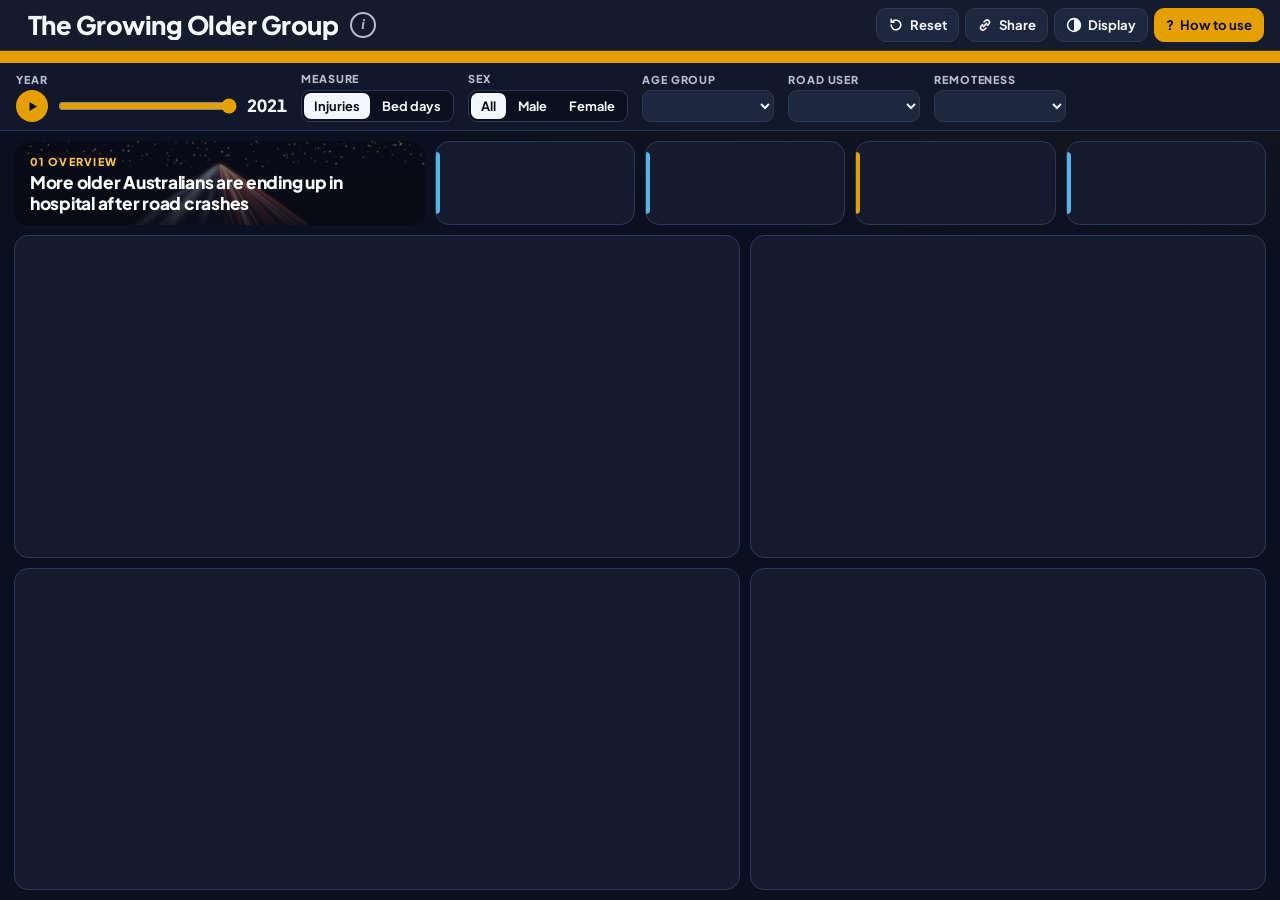
<file: docs/index.html>
<!DOCTYPE html>
<html lang="en" data-theme="dark">
<head>
  <meta charset="utf-8">
  <meta name="viewport" content="width=device-width, initial-scale=1">
  <title>The Growing Older Group | Road Crash Injury Report</title>
  <meta name="description" content="Interactive report on road crash hospitalisations in Australia, 2011 to 2021, focusing on people aged 65 and over. COS30045 Group 11.">
  <link rel="preconnect" href="https://fonts.googleapis.com">
  <link rel="stylesheet" href="https://fonts.googleapis.com/css2?family=Plus+Jakarta+Sans:wght@400;600;700;800&display=swap">
  <link rel="stylesheet" href="css/report.css">
  <script src="https://d3js.org/d3.v7.min.js"></script>
</head>
<body>
<!--
  One HTML file, seven report pages (like Power BI pages).
  The page tabs at the bottom only show and hide <section class="page">,
  so the whole report stays on this one page and never scrolls on a laptop or desktop.
-->
<div class="app" id="app">

  <!-- ===== Top bar: logo, title, report actions ===== -->
  <header class="topbar">
    <a class="skip-link" href="#main">Skip to report</a>
    <div class="brand" id="brand">
      <!-- clicking the logo or title goes back to page 1 (Overview) -->
      <a class="brand-link" href="#page-1" id="homeLink" title="Back to Overview">
        <span class="logo" id="logo"></span>
        <h1 class="brand-title">The Growing Older Group</h1>
      </a>
      <!-- the description lives in a small pop-up (hover, focus or click the i button) -->
      <div class="about-pop">
        <button class="info-btn" type="button" id="infoBtn" aria-expanded="false" aria-controls="aboutPop" aria-label="About this report">i</button>
        <div class="about-card" id="aboutPop" role="tooltip">
          <strong>Road crash hospitalisations in Australia, 2011 to 2021</strong>
          <p>An interactive report on people aged 65 and over who were hospitalised after a road crash. Data: BITRE (2023).</p>
          <table class="chart-list">
            <tbody>
              <tr><th>1 Overview</th><td>Area, column, donut, bar</td></tr>
              <tr><th>2 Age and sex</th><td>Line, butterfly, heatmap</td></tr>
              <tr><th>3 Road users</th><td>Line, treemap, grouped bar</td></tr>
              <tr><th>4 Hospital stay</th><td>Lollipop, dumbbell, line</td></tr>
              <tr><th>5 States</th><td>Tile map, dumbbell, line</td></tr>
              <tr><th>6 First Nations</th><td>Line, butterfly, 100% stacked bar</td></tr>
            </tbody>
          </table>
        </div>
      </div>
    </div>
    <div class="top-actions">
      <button class="tbtn" type="button" id="resetBtn" title="Clear every filter (R)">
        <svg viewBox="0 0 20 20" aria-hidden="true"><path d="M4 10a6 6 0 1 0 2-4.5M4 3v3.5h3.5" fill="none" stroke="currentColor" stroke-width="2" stroke-linecap="round"/></svg><span class="lbl">Reset</span></button>
      <button class="tbtn" type="button" id="shareBtn" title="Copy a link to this exact view">
        <svg viewBox="0 0 20 20" aria-hidden="true"><path d="M8 12l4-4M7 9.5 5 11.5a3 3 0 0 0 4.2 4.2l2-2M13 10.5l2-2A3 3 0 0 0 10.8 4.3l-2 2" fill="none" stroke="currentColor" stroke-width="2" stroke-linecap="round"/></svg><span class="lbl">Share</span></button>
      <div class="pop-wrap">
        <button class="tbtn" type="button" id="displayBtn" aria-expanded="false" aria-controls="settings" title="Theme and view size (T)">
          <svg viewBox="0 0 20 20" aria-hidden="true"><circle cx="10" cy="10" r="8" fill="none" stroke="currentColor" stroke-width="2"/><path d="M10 2a8 8 0 0 1 0 16z" fill="currentColor"/></svg><span class="lbl">Display</span></button>
        <div class="settings" id="settings" role="group" aria-label="Display settings" hidden>
          <label for="themeSelect">Theme</label>
          <select id="themeSelect"></select>
          <label for="viewSelect">View size</label>
          <select id="viewSelect"></select>
        </div>
      </div>
      <button class="tbtn accent" type="button" id="howBtn" aria-haspopup="dialog" title="How to use (?)">
        <span aria-hidden="true" class="q">?</span><span class="lbl">How to use</span></button>
    </div>
  </header>

  <!-- ===== Page tabs (under the title, above the filters) ===== -->
  <nav class="pagebar" aria-label="Report pages">
    <div class="tabs" role="tablist" id="tabs"></div>
    <span class="pageinfo" id="pageInfo"></span>
  </nav>

  <!-- ===== Slicers (filters) ===== -->
  <section class="slicers" id="slicers" aria-label="Report filters">
    <div class="slicer year-slicer">
      <span class="sl-label" id="yearLabel">Year</span>
      <div class="sl-row">
        <button class="play" type="button" id="playBtn" aria-label="Play through the years" title="Play (P)">
          <svg viewBox="0 0 20 20" aria-hidden="true"><path class="i-play" d="M6 4l10 6-10 6z" fill="currentColor"/><path class="i-pause" d="M5 4h3.5v12H5zM11.5 4H15v12h-3.5z" fill="currentColor"/></svg></button>
        <input type="range" id="year" min="2011" max="2021" step="1" value="2021" aria-labelledby="yearLabel">
        <output id="yearOut" for="year">2021</output>
      </div>
    </div>
    <div class="slicer" data-dim="measure">
      <span class="sl-label" id="measureLabel">Measure</span>
      <div class="seg" role="group" aria-labelledby="measureLabel" id="measureSeg">
        <button type="button" data-v="hosp" aria-pressed="true">Injuries</button>
        <button type="button" data-v="bed" aria-pressed="false">Bed days</button>
      </div>
    </div>
    <div class="slicer" data-dim="sex">
      <span class="sl-label" id="sexLabel">Sex</span>
      <div class="seg" role="group" aria-labelledby="sexLabel" id="sexSeg">
        <button type="button" data-v="All" aria-pressed="true">All</button>
        <button type="button" data-v="Male" aria-pressed="false">Male</button>
        <button type="button" data-v="Female" aria-pressed="false">Female</button>
      </div>
    </div>
    <div class="slicer" data-dim="age">
      <label class="sl-label" for="fAge">Age group</label>
      <select id="fAge"></select>
    </div>
    <div class="slicer" data-dim="ru">
      <label class="sl-label" for="fRu">Road user</label>
      <select id="fRu"></select>
    </div>
    <div class="slicer" data-dim="area">
      <label class="sl-label" for="fArea">Remoteness</label>
      <select id="fArea"></select>
    </div>
    <p class="filter-note" id="filterNote" aria-live="polite"></p>
  </section>

  <!-- ===== Report canvas: seven pages, one visible at a time ===== -->
  <main class="canvas" id="main" tabindex="-1">

    <!-- Page 1: Overview -->
    <section class="page p-overview" id="page-1" role="tabpanel" aria-labelledby="tab-1">
      <div class="tile hero bg-night-highway">
        <span class="kicker">01 Overview</span>
        <h1>More older Australians are ending up in hospital after road crashes</h1>
      </div>
      <div class="kpi" id="k1-1"></div><div class="kpi" id="k1-2"></div><div class="kpi older" id="k1-3"></div><div class="kpi" id="k1-4"></div>
      <article class="tile viz" id="v1-1" data-title="Admissions by year"></article>
      <article class="tile viz" id="v1-2" data-title="By age group"></article>
      <article class="tile viz" id="v1-3" data-title="By road user"></article>
      <article class="tile viz" id="v1-4" data-title="By remoteness"></article>
    </section>

    <!-- Page 2: Age and sex -->
    <section class="page p-three" id="page-2" role="tabpanel" aria-labelledby="tab-2" hidden>
      <div class="tile hero bg-dawn-road">
        <span class="kicker">02 Age and sex</span>
        <h1>Ages 65 to 74 grew the fastest of all age groups</h1>
      </div>
      <div class="kpi older" id="k2-1"></div><div class="kpi older2" id="k2-2"></div><div class="kpi" id="k2-3"></div><div class="kpi" id="k2-4"></div>
      <article class="tile viz" id="v2-1" data-title="Growth since 2011 (2011 = 100)"></article>
      <article class="tile viz tall" id="v2-2" data-title="Men and women by age"></article>
      <article class="tile viz" id="v2-3" data-title="Every age, every year"></article>
    </section>

    <!-- Page 3: Road users -->
    <section class="page p-three" id="page-3" role="tabpanel" aria-labelledby="tab-3" hidden>
      <div class="tile hero bg-street-grid">
        <span class="kicker">03 Road users</span>
        <h1>Drivers, riders and walkers: how older people get hurt</h1>
      </div>
      <div class="kpi" id="k3-1"></div><div class="kpi" id="k3-2"></div><div class="kpi" id="k3-3"></div><div class="kpi" id="k3-4"></div>
      <article class="tile viz" id="v3-1" data-title="Road users over time"></article>
      <article class="tile viz tall" id="v3-2" data-title="What they collided with"></article>
      <article class="tile viz" id="v3-3" data-title="Road user mix: 65+ vs under 65"></article>
    </section>

    <!-- Page 4: Hospital stay -->
    <section class="page p-three" id="page-4" role="tabpanel" aria-labelledby="tab-4" hidden>
      <div class="tile hero bg-emergency-lights">
        <span class="kicker">04 Hospital stay</span>
        <h1>Older patients stay longer and fill more hospital beds</h1>
      </div>
      <div class="kpi" id="k4-1"></div><div class="kpi older" id="k4-2"></div><div class="kpi older" id="k4-3"></div><div class="kpi" id="k4-4"></div>
      <article class="tile viz" id="v4-1" data-title="Average days in hospital by age"></article>
      <article class="tile viz tall" id="v4-2" data-title="Average stay by road user"></article>
      <article class="tile viz" id="v4-3" data-title="65+ share: admissions vs bed days"></article>
    </section>

    <!-- Page 5: States and territories -->
    <section class="page p-cols" id="page-5" role="tabpanel" aria-labelledby="tab-5" hidden>
      <div class="tile hero bg-rainy-city">
        <span class="kicker">05 States and territories</span>
        <h1>The older share went up across the country</h1>
      </div>
      <div class="kpi" id="k5-1"></div><div class="kpi older" id="k5-2"></div><div class="kpi" id="k5-3"></div><div class="kpi" id="k5-4"></div>
      <article class="tile viz" id="v5-1" data-title="Share aged 65+ by state"></article>
      <article class="tile viz" id="v5-2" data-title="Share aged 65+, 2011 vs selected year"></article>
      <article class="tile viz" id="v5-3" data-title="Selected state vs Australia"></article>
    </section>

    <!-- Page 6: First Nations -->
    <section class="page p-three" id="page-6" role="tabpanel" aria-labelledby="tab-6" hidden>
      <div class="tile hero bg-dawn-road">
        <span class="kicker">06 First Nations people</span>
        <h1>A younger and more remote picture for First Nations people</h1>
      </div>
      <div class="kpi older2" id="k6-1"></div><div class="kpi" id="k6-2"></div><div class="kpi older" id="k6-3"></div><div class="kpi" id="k6-4"></div>
      <article class="tile viz" id="v6-1" data-title="Growth since 2011 (2011 = 100)"></article>
      <article class="tile viz tall" id="v6-2" data-title="Age profile"></article>
      <article class="tile viz" id="v6-3" data-title="Where they live"></article>
    </section>

    <!-- Page 7: About the data (like the Power BI glossary page) -->
    <section class="page p-notes" id="page-7" role="tabpanel" aria-labelledby="tab-7" hidden>
      <div class="tile hero bg-night-highway notes-hero">
        <div>
          <span class="kicker">07 About the data</span>
          <h1>Where the numbers come from</h1>
        </div>
        <ul class="hero-stats">
          <li><b>3</b><span>datasets</span></li>
          <li><b>11</b><span>years</span></li>
          <li><b>6</b><span>report pages</span></li>
          <li><b>19</b><span>D3 charts</span></li>
        </ul>
      </div>

      <!-- the three cleaned files, one card each -->
      <div class="tile note n-data">
        <h2>The data</h2>
        <p class="lead">BITRE (2023) <em>Hospitalised Injury</em>, traffic crashes only. Cleaned in KNIME.</p>
        <ul class="sets">
          <li><span class="num">1</span><div><strong>National</strong><small>Age, sex, road user, remoteness, counterparty · 71,217 rows</small></div>
            <a class="dl" href="data/road_crash_hospitalisations.csv" download aria-label="Download the national CSV"><svg viewBox="0 0 20 20" aria-hidden="true"><path d="M10 3v10M6 9l4 4 4-4M4 16h12" fill="none" stroke="currentColor" stroke-width="2" stroke-linecap="round" stroke-linejoin="round"/></svg>CSV</a></li>
          <li><span class="num">2</span><div><strong>States and territories</strong><small>Eight states by age group · 3,257 rows</small></div>
            <a class="dl" href="data/state_territory_hospitalisations.csv" download aria-label="Download the states CSV"><svg viewBox="0 0 20 20" aria-hidden="true"><path d="M10 3v10M6 9l4 4 4-4M4 16h12" fill="none" stroke="currentColor" stroke-width="2" stroke-linecap="round" stroke-linejoin="round"/></svg>CSV</a></li>
          <li><span class="num">3</span><div><strong>First Nations</strong><small>First Nations and non-Indigenous people · 1,031 rows</small></div>
            <a class="dl" href="data/first_nations_hospitalisations.csv" download aria-label="Download the First Nations CSV"><svg viewBox="0 0 20 20" aria-hidden="true"><path d="M10 3v10M6 9l4 4 4-4M4 16h12" fill="none" stroke="currentColor" stroke-width="2" stroke-linecap="round" stroke-linejoin="round"/></svg>CSV</a></li>
        </ul>
        <div class="steps">
          <h3>How KNIME cleaned it</h3>
          <ol>
            <li>Read the raw table</li>
            <li>Keep traffic, drop unknowns</li>
            <li>Drop unused columns</li>
            <li>Fix labels and n.p. values</li>
            <li>Write one clean CSV</li>
          </ol>
        </div>
      </div>

      <div class="tile note n-terms">
        <h2>Key terms</h2>
        <dl>
          <dt>Hospitalised injury</dt><dd>Admitted to hospital after a road crash and discharged alive.</dd>
          <dt>Bed days</dt><dd>Total days those people spent in hospital.</dd>
          <dt>Older group</dt><dd>People aged 65 and over.</dd>
          <dt>n.p.</dt><dd>Not published: too small to release. Shown striped or with *.</dd>
          <dt>Left out</dt><dd>Records with an unknown age, sex, area or road user (about 6%), removed in KNIME.</dd>
        </dl>
      </div>

      <div class="tile note n-key">
        <h2>Colour key</h2>
        <ul class="legend-list" id="legendList"></ul>
      </div>

      <div class="tile note n-team">
        <h2>Team, Group 11</h2>
        <ul class="team">
          <li><span class="avatar">TL</span><div><strong>Terence Loo Wen Xuan</strong><span class="roles"><i>Design</i><i>D3 charts</i><i>Testing</i></span></div></li>
          <li><span class="avatar">WR</span><div><strong>William Thomas Raymond</strong><span class="roles"><i>KNIME workflow</i></span></div></li>
          <li><span class="avatar">YL</span><div><strong>Yang Jing Lin</strong><span class="roles"><i>Report</i><i>Testing</i></span></div></li>
        </ul>
        <img class="team-art" src="images/illustrations/older-pedestrian.svg" alt="">
      </div>
    </section>
  </main>

</div>

<script src="js/core.js"></script>
<script src="js/charts.js"></script>
<script src="js/report.js"></script>
</body>
</html>
</file>
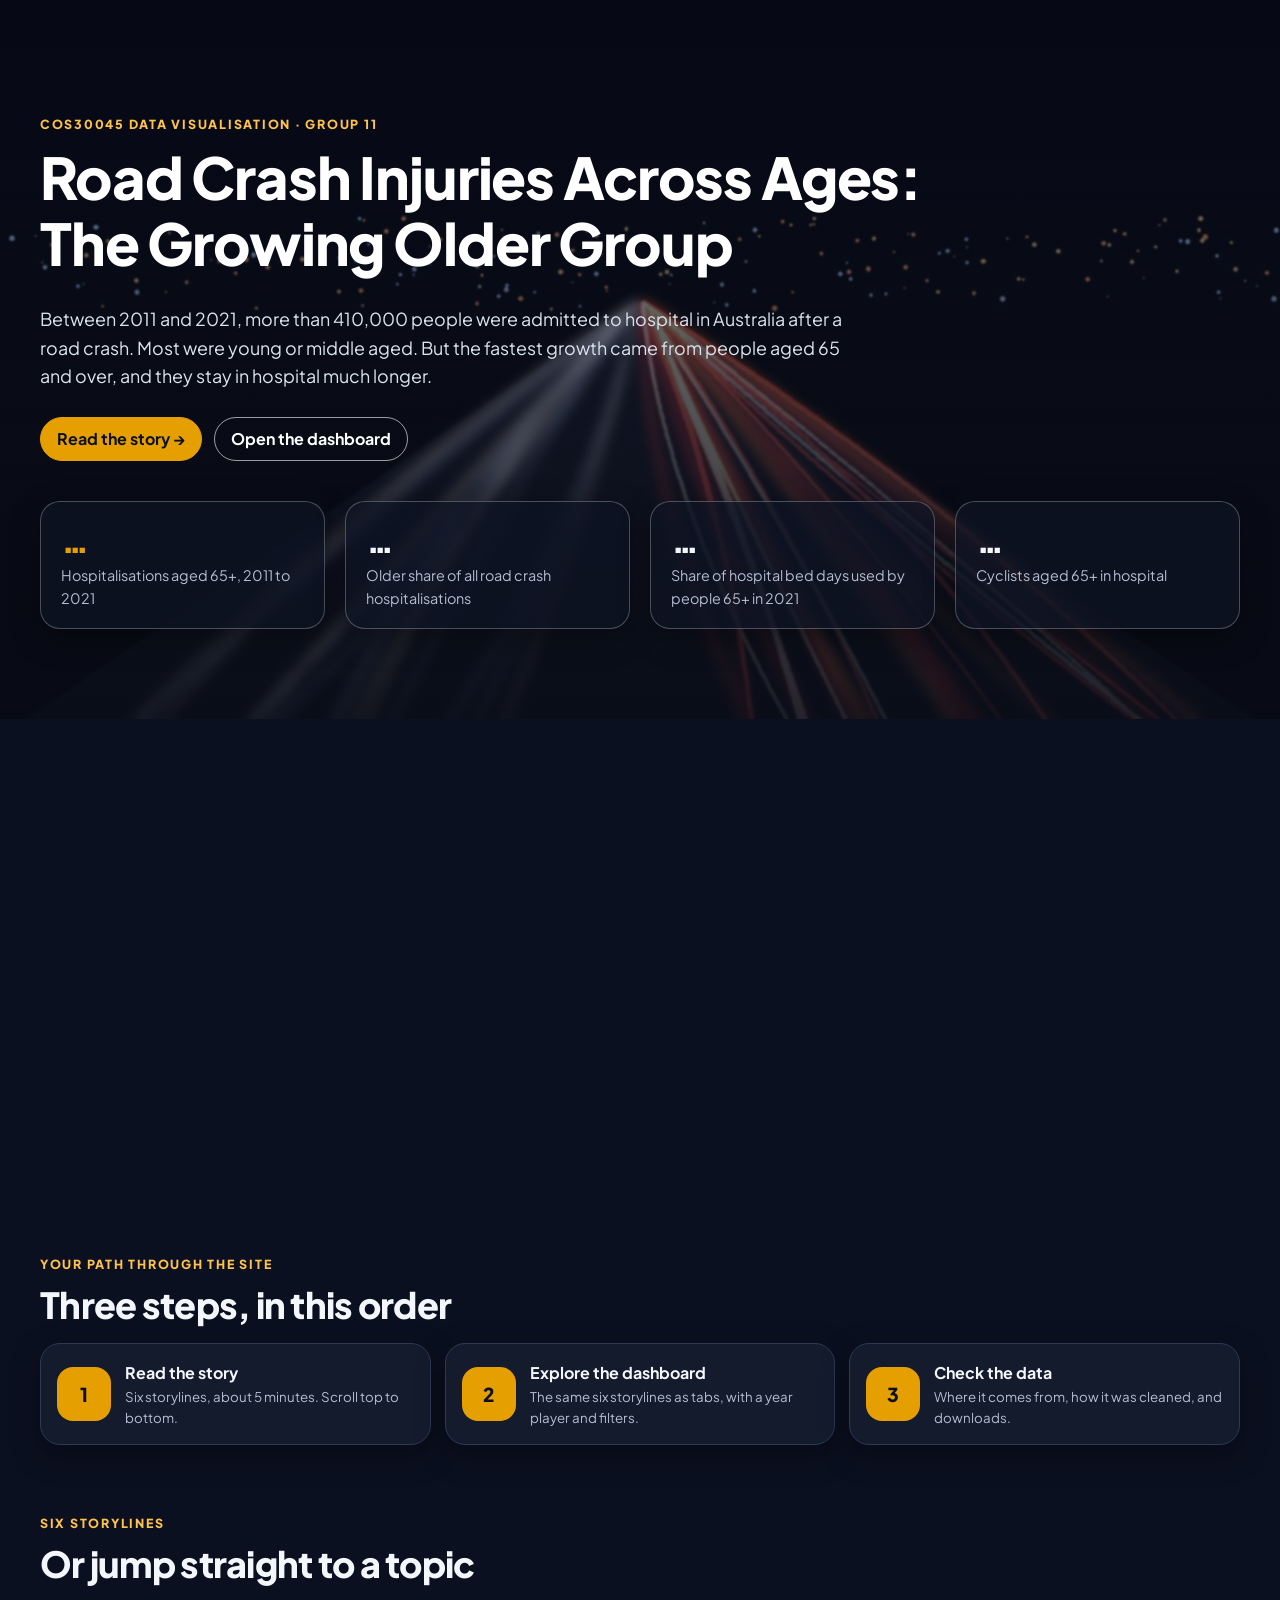
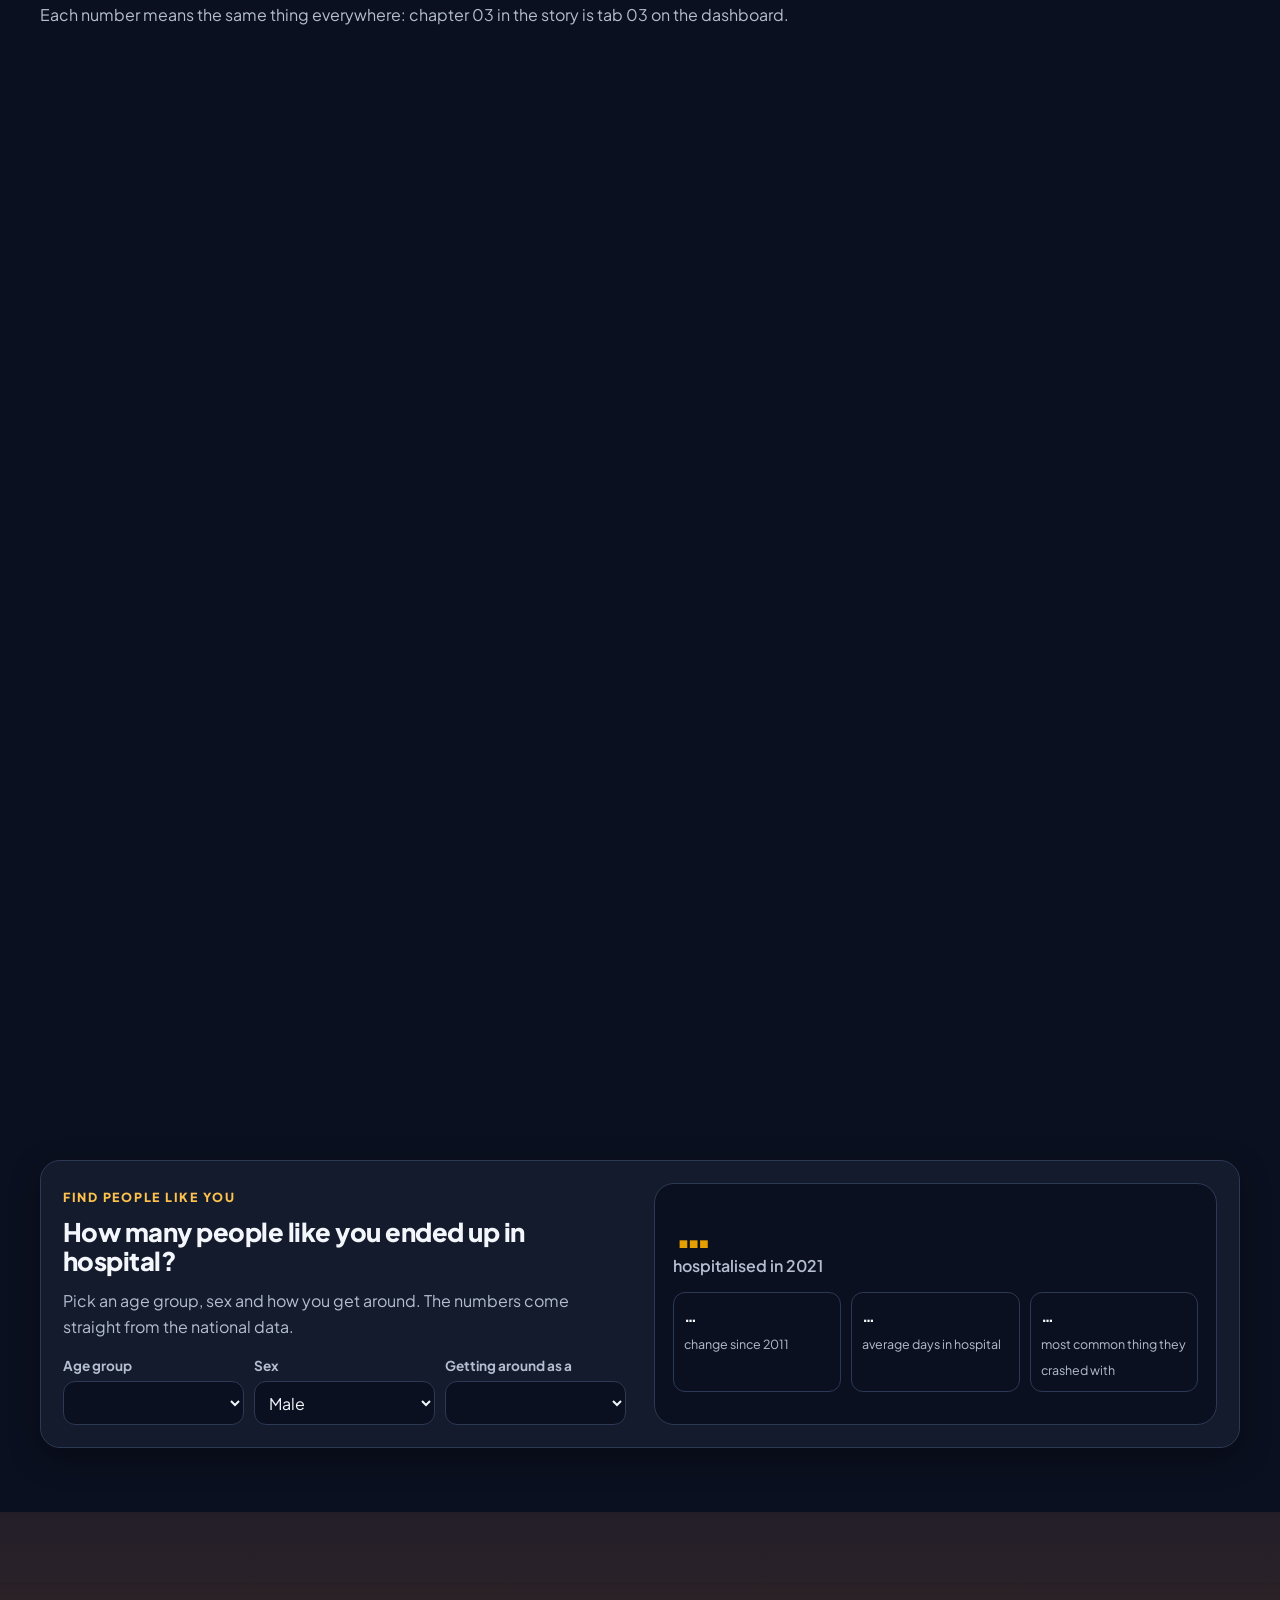
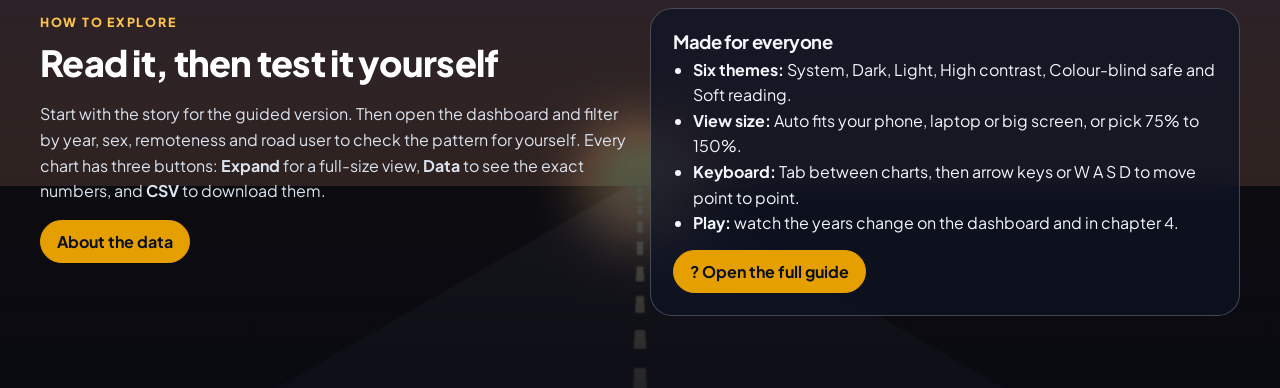
<file: Group11 COS30045 Road Crash Injuries Project.docs/index.html>
<!DOCTYPE html>
<html lang="en" data-theme="dark">
<head>
  <meta charset="utf-8">
  <meta name="viewport" content="width=device-width, initial-scale=1">
  <title>The Growing Older Group | Home</title>
  <meta name="description" content="Road crash hospitalisations in Australia, 2011 to 2021: why people aged 65 and over are a growing part of the story.">
  <link rel="preconnect" href="https://fonts.googleapis.com">
  <link rel="stylesheet" href="https://fonts.googleapis.com/css2?family=Plus+Jakarta+Sans:wght@400;600;700;800&display=swap">
  <link rel="stylesheet" href="css/style.css">
</head>
<body>
  <header id="site-header"></header>

  <main id="main">
    <!-- Hero with background picture -->
    <section class="hero bg-highway" aria-labelledby="heroTitle">
      <div class="container">
        <p class="eyebrow">COS30045 Data Visualisation &middot; Group 11</p>
        <h1 id="heroTitle">Road Crash Injuries Across Ages:<br>The Growing Older Group</h1>
        <p class="lead">Between 2011 and 2021, more than 410,000 people were admitted to hospital in Australia after a road crash. Most were young or middle aged. But the fastest growth came from people aged 65 and over, and they stay in hospital much longer.</p>
        <div class="hero-actions">
          <a class="btn btn-primary" href="story.html">Read the story &rarr;</a>
          <a class="btn btn-ghost" href="dashboard.html">Open the dashboard</a>
        </div>

        <div class="grid grid-4" style="margin-top:40px" id="heroKpis" aria-live="polite">
          <div class="card kpi accent"><div class="kpi-value" id="kOlderChange">&hellip;</div><div class="kpi-label" id="kOlderChangeLabel">Hospitalisations aged 65+, 2011 to 2021</div></div>
          <div class="card kpi"><div class="kpi-value" id="kShare">&hellip;</div><div class="kpi-label">Older share of all road crash hospitalisations</div></div>
          <div class="card kpi"><div class="kpi-value" id="kBedShare">&hellip;</div><div class="kpi-label">Share of hospital bed days used by people 65+ in 2021</div></div>
          <div class="card kpi"><div class="kpi-value" id="kCyclists">&hellip;</div><div class="kpi-label" id="kCyclistsLabel">Cyclists aged 65+ in hospital</div></div>
        </div>
      </div>
    </section>

    <!-- What the site answers -->
    <section aria-labelledby="qTitle">
      <div class="container grid grid-2" style="align-items:start">
        <div class="reveal">
          <p class="eyebrow">Why this story</p>
          <h2 id="qTitle">Most crash stories are about young drivers. This one looks at the other end.</h2>
          <p class="lead">Australia's population is getting older, and older people are travelling more by bike, motorbike and car. When they are hurt, recovery takes longer. This site follows that change through eleven years of national hospital data.</p>
        </div>
        <div class="card reveal">
          <h3>Three questions we answer <span class="muted" style="font-weight:600;font-size:.85rem">(tap one to see the answer)</span></h3>
          <div class="qa" id="qa">
            <div class="qa-item">
              <button type="button" class="qa-q" aria-expanded="false" aria-controls="qa1"><span class="qa-n">01</span><span>How have hospitalisations changed for each age group, and is the 65+ group growing faster than the others?</span><span class="qa-icon" aria-hidden="true">+</span></button>
              <div class="qa-a" id="qa1" hidden>
                <p class="qa-big"><strong data-qa="q1big">&hellip;</strong> growth for ages 65 to 74, the fastest of any group</p>
                <p>Yes. Ages 65 to 74 grew the fastest and 75+ also grew strongly, while the 17 to 25 group stayed almost flat.</p>
                <div class="qa-chart" data-qa="q1chart"></div>
                <div class="qa-links"><a class="btn btn-primary" href="story.html#ch2">Read storyline 02</a><a class="btn" href="dashboard.html#tab-2">Explore 02</a></div>
              </div>
            </div>
            <div class="qa-item">
              <button type="button" class="qa-q" aria-expanded="false" aria-controls="qa2"><span class="qa-n">02</span><span>Is the older group becoming a bigger share of all hospitalisations?</span><span class="qa-icon" aria-hidden="true">+</span></button>
              <div class="qa-a" id="qa2" hidden>
                <p class="qa-big"><strong data-qa="q2big">&hellip;</strong> of all road crash hospitalisations were people aged 65+</p>
                <p>Yes, from about 1 in 9 patients in 2011 to about 1 in 7 in 2021, with a peak in 2019.</p>
                <div class="qa-chart" data-qa="q2chart"></div>
                <div class="qa-links"><a class="btn btn-primary" href="story.html#ch1">Read storyline 01</a><a class="btn" href="dashboard.html#tab-1">Explore 01</a></div>
              </div>
            </div>
            <div class="qa-item">
              <button type="button" class="qa-q" aria-expanded="false" aria-controls="qa3"><span class="qa-n">03</span><span>Which road users and which sex explain the growth, and how long do older people stay in hospital?</span><span class="qa-icon" aria-hidden="true">+</span></button>
              <div class="qa-a" id="qa3" hidden>
                <p class="qa-big"><strong data-qa="q3big">&hellip;</strong> more older cyclists, mostly men, and stays about twice as long</p>
                <p data-qa="q3text">&hellip;</p>
                <div class="qa-chart" data-qa="q3chart"></div>
                <div class="qa-links"><a class="btn btn-primary" href="story.html#ch3">Read storyline 03</a><a class="btn" href="story.html#ch4">Read storyline 04</a><a class="btn" href="dashboard.html#tab-3">Explore 03</a></div>
              </div>
            </div>
            <div class="qa-item">
              <button type="button" class="qa-q" aria-expanded="false" aria-controls="qa4"><span class="qa-n">+</span><span>Bonus: is it just because there are more older people?</span><span class="qa-icon" aria-hidden="true">+</span></button>
              <div class="qa-a" id="qa4" hidden>
                <p class="qa-big"><strong>Mostly, yes.</strong></p>
                <p>Australians aged 65+ grew by about 42% from 2011 to 2021 (ABS) and their road crash hospitalisations by 41%. The rate per older person stayed at about 126 per 100,000. The load on hospitals still grew, especially because older patients stay longer.</p>
                <div class="qa-links"><a class="btn btn-primary" href="story.html#check">See the reality check</a></div>
              </div>
            </div>
          </div>
        </div>
      </div>
    </section>

    <!-- The path through the site -->
    <section aria-labelledby="pathTitle" style="padding-top:0">
      <div class="container">
        <p class="eyebrow">Your path through the site</p>
        <h2 id="pathTitle">Three steps, in this order</h2>
        <ol class="journey" style="margin-top:18px">
          <li><a href="story.html"><span class="step-n">1</span><span><strong>Read the story</strong><small>Six storylines, about 5 minutes. Scroll top to bottom.</small></span></a></li>
          <li><a href="dashboard.html"><span class="step-n">2</span><span><strong>Explore the dashboard</strong><small>The same six storylines as tabs, with a year player and filters.</small></span></a></li>
          <li><a href="data.html"><span class="step-n">3</span><span><strong>Check the data</strong><small>Where it comes from, how it was cleaned, and downloads.</small></span></a></li>
        </ol>
      </div>
    </section>

    <!-- Storylines -->
    <section aria-labelledby="chTitle" style="padding-top:0">
      <div class="container">
        <p class="eyebrow">Six storylines</p>
        <h2 id="chTitle">Or jump straight to a topic</h2>
        <p class="muted">Each number means the same thing everywhere: chapter 03 in the story is tab 03 on the dashboard.</p>
        <div class="grid grid-3" style="margin-top:20px">
          <article class="card story-card reveal">
            <img src="images/illustrations/trend-calendar.svg" alt="" width="240" height="180">
            <div class="inner">
              <span class="num-badge">01</span>
              <h3>National trend</h3>
              <p class="muted">A decade of crashes, and the older share rising from 1 in 9 to 1 in 7.</p>
              <div class="links"><a class="btn btn-primary" href="story.html#ch1">Read 01</a><a class="btn" href="dashboard.html#tab-1">Explore 01</a></div>
            </div>
          </article>
          <article class="card story-card reveal">
            <img src="images/illustrations/older-pedestrian.svg" alt="" width="240" height="180">
            <div class="inner">
              <span class="num-badge">02</span>
              <h3>Age groups</h3>
              <p class="muted">Every age group indexed to 2011: ages 65 to 74 grew fastest.</p>
              <div class="links"><a class="btn btn-primary" href="story.html#ch2">Read 02</a><a class="btn" href="dashboard.html#tab-2">Explore 02</a></div>
            </div>
          </article>
          <article class="card story-card reveal">
            <img src="images/illustrations/older-cyclist.svg" alt="" width="240" height="180">
            <div class="inner">
              <span class="num-badge">03</span>
              <h3>Road users</h3>
              <p class="muted">Older cyclists tripled, motorcyclists more than doubled, mostly men.</p>
              <div class="links"><a class="btn btn-primary" href="story.html#ch3">Read 03</a><a class="btn" href="dashboard.html#tab-3">Explore 03</a></div>
            </div>
          </article>
          <article class="card story-card reveal">
            <img src="images/illustrations/hospital-bed.svg" alt="" width="240" height="180">
            <div class="inner">
              <span class="num-badge">04</span>
              <h3>Hospital stays</h3>
              <p class="muted">Older patients stay about twice as long and use a quarter of bed days.</p>
              <div class="links"><a class="btn btn-primary" href="story.html#ch4">Read 04</a><a class="btn" href="dashboard.html#tab-4">Explore 04</a></div>
            </div>
          </article>
          <article class="card story-card reveal">
            <img src="images/illustrations/states-map.svg" alt="" width="240" height="180">
            <div class="inner">
              <span class="num-badge">05</span>
              <h3>States</h3>
              <p class="muted">The older share rose in every state with reliable numbers.</p>
              <div class="links"><a class="btn btn-primary" href="story.html#ch5">Read 05</a><a class="btn" href="dashboard.html#tab-5">Explore 05</a></div>
            </div>
          </article>
          <article class="card story-card reveal">
            <img src="images/illustrations/outback-road.svg" alt="" width="240" height="180">
            <div class="inner">
              <span class="num-badge">06</span>
              <h3>First Nations</h3>
              <p class="muted">A much younger story: only 2% of First Nations patients were 65+.</p>
              <div class="links"><a class="btn btn-primary" href="story.html#ch6">Read 06</a><a class="btn" href="dashboard.html#tab-6">Explore 06</a></div>
            </div>
          </article>
        </div>
      </div>
    </section>

    <!-- People like you -->
    <section aria-labelledby="finderTitle" style="padding-top:0">
      <div class="container">
        <div class="finder card">
          <div>
            <p class="eyebrow">Find people like you</p>
            <h2 id="finderTitle" style="font-size:1.6rem">How many people like you ended up in hospital?</h2>
            <p class="muted">Pick an age group, sex and how you get around. The numbers come straight from the national data.</p>
            <form class="finder-form" onsubmit="return false" aria-label="People like you">
              <div class="field"><label for="fiAge">Age group</label><select id="fiAge"></select></div>
              <div class="field"><label for="fiSex">Sex</label><select id="fiSex"><option>Male</option><option>Female</option></select></div>
              <div class="field"><label for="fiRu">Getting around as a</label><select id="fiRu"></select></div>
            </form>
          </div>
          <div class="finder-out" aria-live="polite">
            <div class="finder-big"><strong id="fiCount">&hellip;</strong><span id="fiCountLabel">hospitalised in 2021</span></div>
            <div class="finder-facts">
              <div><b id="fiChange">&hellip;</b><span>change since 2011</span></div>
              <div><b id="fiStay">&hellip;</b><span>average days in hospital</span></div>
              <div><b id="fiCp">&hellip;</b><span>most common thing they crashed with</span></div>
            </div>
            <div class="qa-chart" id="fiChart" aria-hidden="true"></div>
            <p class="muted" id="fiNote" style="font-size:.85rem;margin:0"></p>
          </div>
        </div>
      </div>
    </section>

    <!-- How to use -->
    <section class="banner bg-dawn" aria-labelledby="howTitle">
      <div class="container grid grid-2" style="align-items:start">
        <div>
          <p class="eyebrow">How to explore</p>
          <h2 id="howTitle">Read it, then test it yourself</h2>
          <p>Start with the story for the guided version. Then open the dashboard and filter by year, sex, remoteness and road user to check the pattern for yourself. Every chart has three buttons: <strong>Expand</strong> for a full-size view, <strong>Data</strong> to see the exact numbers, and <strong>CSV</strong> to download them.</p>
          <a class="btn btn-primary" href="data.html">About the data</a>
        </div>
        <div class="glass">
          <h3>Made for everyone</h3>
          <ul style="margin:0;padding-left:20px">
            <li><strong>Six themes:</strong> System, Dark, Light, High contrast, Colour-blind safe and Soft reading.</li>
            <li><strong>View size:</strong> Auto fits your phone, laptop or big screen, or pick 75% to 150%.</li>
            <li><strong>Keyboard:</strong> Tab between charts, then arrow keys or W A S D to move point to point.</li>
            <li><strong>Play:</strong> watch the years change on the dashboard and in chapter 4.</li>
          </ul>
          <button class="btn btn-primary" type="button" style="margin-top:14px" onclick="App.guide.open()">? Open the full guide</button>
        </div>
      </div>
    </section>
  </main>

  <footer id="site-footer"></footer>

  <script src="https://d3js.org/d3.v7.min.js"></script>
  <script src="js/common.js"></script>
  <script src="js/charts.js"></script>
  <script src="js/home.js"></script>
</body>
</html>
</file>
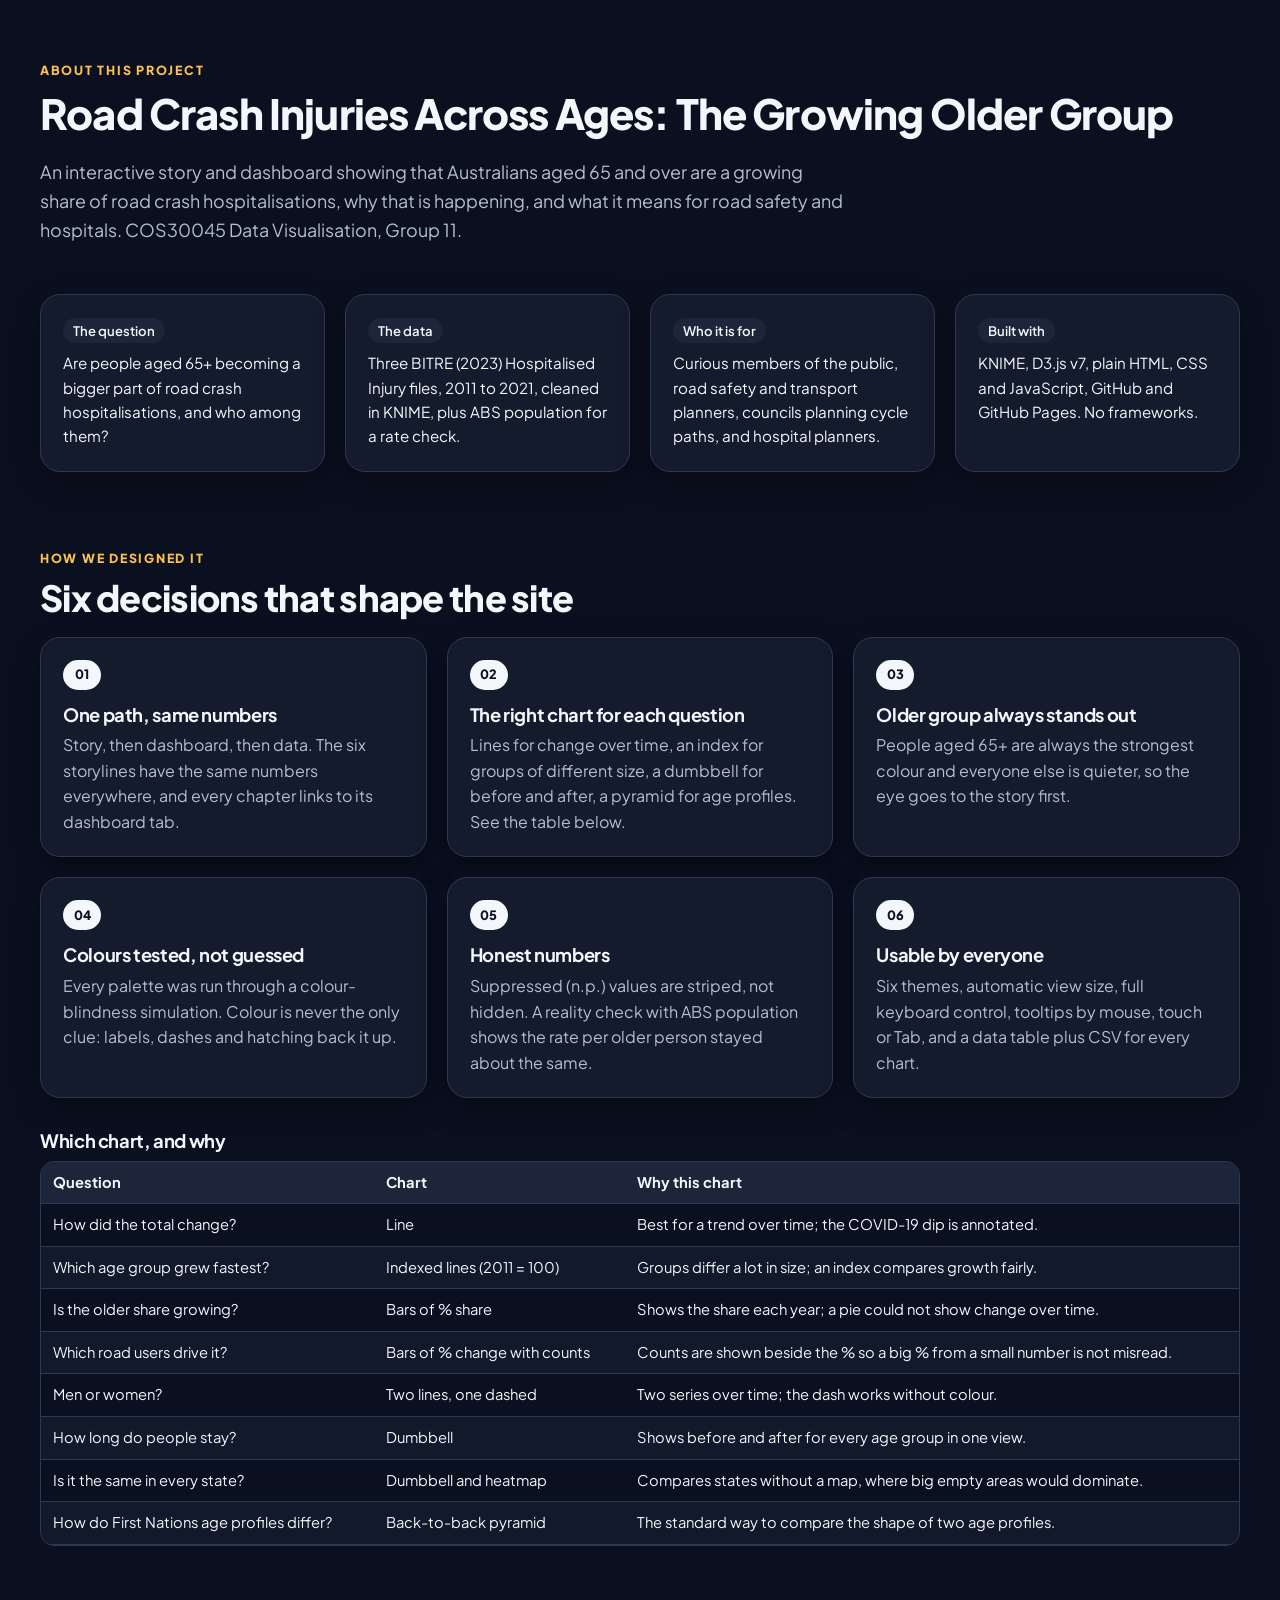
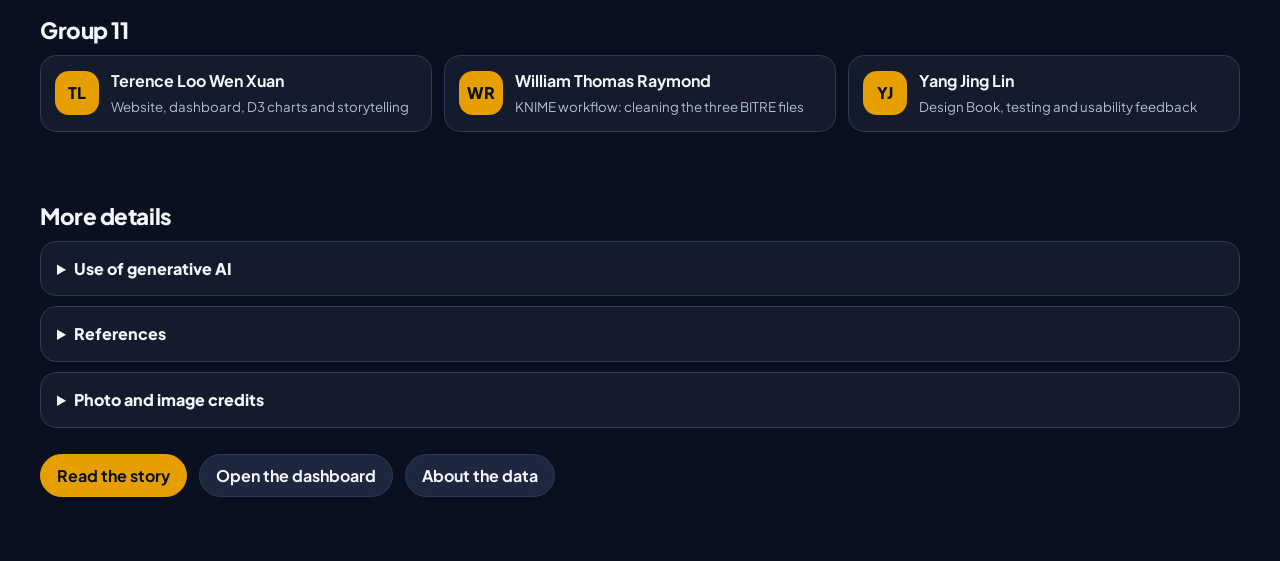
<file: Group11 COS30045 Road Crash Injuries Project.docs/about.html>
<!DOCTYPE html>
<html lang="en" data-theme="dark">
<head>
  <meta charset="utf-8">
  <meta name="viewport" content="width=device-width, initial-scale=1">
  <title>The Growing Older Group | About</title>
  <link rel="preconnect" href="https://fonts.googleapis.com">
  <link rel="stylesheet" href="https://fonts.googleapis.com/css2?family=Plus+Jakarta+Sans:wght@400;600;700;800&display=swap">
  <link rel="stylesheet" href="css/style.css">
</head>
<body>
  <header id="site-header"></header>

  <main id="main">
    <!-- Short header: the point of the project in one paragraph -->
    <section class="about-head" aria-labelledby="aboutTitle">
      <div class="container">
        <p class="eyebrow">About this project</p>
        <h1 id="aboutTitle">Road Crash Injuries Across Ages: The Growing Older Group</h1>
        <p class="lead">An interactive story and dashboard showing that Australians aged 65 and over are a growing share of road crash hospitalisations, why that is happening, and what it means for road safety and hospitals. COS30045 Data Visualisation, Group 11.</p>
      </div>
    </section>

    <!-- At a glance -->
    <section style="padding-top:8px" aria-labelledby="glanceTitle">
      <div class="container">
        <h2 id="glanceTitle" class="sr-only">At a glance</h2>
        <div class="grid grid-4 glance">
          <div class="card"><span class="tag">The question</span><p>Are people aged 65+ becoming a bigger part of road crash hospitalisations, and who among them?</p></div>
          <div class="card"><span class="tag">The data</span><p>Three BITRE (2023) Hospitalised Injury files, 2011 to 2021, cleaned in KNIME, plus ABS population for a rate check.</p></div>
          <div class="card"><span class="tag">Who it is for</span><p>Curious members of the public, road safety and transport planners, councils planning cycle paths, and hospital planners.</p></div>
          <div class="card"><span class="tag">Built with</span><p>KNIME, D3.js v7, plain HTML, CSS and JavaScript, GitHub and GitHub Pages. No frameworks.</p></div>
        </div>
      </div>
    </section>

    <!-- The important part: design decisions -->
    <section style="padding-top:8px" aria-labelledby="designTitle">
      <div class="container">
        <p class="eyebrow">How we designed it</p>
        <h2 id="designTitle">Six decisions that shape the site</h2>
        <div class="grid grid-3">
          <div class="card decision"><span class="num-badge">01</span><h3>One path, same numbers</h3><p class="muted">Story, then dashboard, then data. The six storylines have the same numbers everywhere, and every chapter links to its dashboard tab.</p></div>
          <div class="card decision"><span class="num-badge">02</span><h3>The right chart for each question</h3><p class="muted">Lines for change over time, an index for groups of different size, a dumbbell for before and after, a pyramid for age profiles. See the table below.</p></div>
          <div class="card decision"><span class="num-badge">03</span><h3>Older group always stands out</h3><p class="muted">People aged 65+ are always the strongest colour and everyone else is quieter, so the eye goes to the story first.</p></div>
          <div class="card decision"><span class="num-badge">04</span><h3>Colours tested, not guessed</h3><p class="muted">Every palette was run through a colour-blindness simulation. Colour is never the only clue: labels, dashes and hatching back it up.</p></div>
          <div class="card decision"><span class="num-badge">05</span><h3>Honest numbers</h3><p class="muted">Suppressed (n.p.) values are striped, not hidden. A reality check with ABS population shows the rate per older person stayed about the same.</p></div>
          <div class="card decision"><span class="num-badge">06</span><h3>Usable by everyone</h3><p class="muted">Six themes, automatic view size, full keyboard control, tooltips by mouse, touch or Tab, and a data table plus CSV for every chart.</p></div>
        </div>

        <h3 style="margin-top:32px">Which chart, and why</h3>
        <div class="table-wrap" tabindex="0" role="region" aria-label="Which chart and why">
          <table class="wrap">
            <thead><tr><th scope="col">Question</th><th scope="col">Chart</th><th scope="col">Why this chart</th></tr></thead>
            <tbody>
              <tr><td>How did the total change?</td><td>Line</td><td>Best for a trend over time; the COVID-19 dip is annotated.</td></tr>
              <tr><td>Which age group grew fastest?</td><td>Indexed lines (2011 = 100)</td><td>Groups differ a lot in size; an index compares growth fairly.</td></tr>
              <tr><td>Is the older share growing?</td><td>Bars of % share</td><td>Shows the share each year; a pie could not show change over time.</td></tr>
              <tr><td>Which road users drive it?</td><td>Bars of % change with counts</td><td>Counts are shown beside the % so a big % from a small number is not misread.</td></tr>
              <tr><td>Men or women?</td><td>Two lines, one dashed</td><td>Two series over time; the dash works without colour.</td></tr>
              <tr><td>How long do people stay?</td><td>Dumbbell</td><td>Shows before and after for every age group in one view.</td></tr>
              <tr><td>Is it the same in every state?</td><td>Dumbbell and heatmap</td><td>Compares states without a map, where big empty areas would dominate.</td></tr>
              <tr><td>How do First Nations age profiles differ?</td><td>Back-to-back pyramid</td><td>The standard way to compare the shape of two age profiles.</td></tr>
            </tbody>
          </table>
        </div>
      </div>
    </section>

    <!-- Team: compact -->
    <section style="padding-top:8px" aria-labelledby="teamTitle">
      <div class="container">
        <h2 id="teamTitle" style="font-size:1.4rem">Group 11</h2>
        <ul class="team-row">
          <li><span class="avatar" aria-hidden="true">TL</span><span><strong>Terence Loo Wen Xuan</strong><small>Website, dashboard, D3 charts and storytelling</small></span></li>
          <li><span class="avatar" aria-hidden="true">WR</span><span><strong>William Thomas Raymond</strong><small>KNIME workflow: cleaning the three BITRE files</small></span></li>
          <li><span class="avatar" aria-hidden="true">YJ</span><span><strong>Yang Jing Lin</strong><small>Design Book, testing and usability feedback</small></span></li>
        </ul>
      </div>
    </section>

    <!-- Details kept short: open only if needed -->
    <section style="padding-top:8px" aria-labelledby="moreTitle">
      <div class="container">
        <h2 id="moreTitle" style="font-size:1.4rem">More details</h2>
        <details class="more">
          <summary>Use of generative AI</summary>
          <p class="muted">We used Claude (Anthropic) to help plan the KNIME workflow, draft and debug the D3 and CSS code, check the colour palettes, and draw the background banners and cartoon illustrations. All numbers on this site were checked against the BITRE source data and the team reviewed and edited all text.</p>
        </details>
        <details class="more">
          <summary>References</summary>
          <ul>
            <li>Australian Bureau of Statistics. (2012). <em>Population by age and sex, regions of Australia, 2011</em> (cat. no. 3235.0).</li>
            <li>Australian Bureau of Statistics. (2022). <em>2021 Census QuickStats: Australia</em>.</li>
            <li>Bostock, M. (n.d.). <em>D3.js: Data-Driven Documents</em> (Version 7) [Computer software]. https://d3js.org</li>
            <li>Bureau of Infrastructure and Transport Research Economics (BITRE). (2023). <em>Hospitalised injury</em> [Data set]. Australian Government.</li>
            <li>Dufour, A., &amp; Meeks, E. (2024). <em>D3.js in action</em> (3rd ed.). Manning.</li>
            <li>Okabe, M., &amp; Ito, K. (2008). <em>Color universal design (CUD): How to make figures and presentations that are friendly to colorblind people</em>.</li>
          </ul>
        </details>
        <details class="more">
          <summary>Photo and image credits</summary>
          <p class="muted">Photos are from Unsplash, free to use under the <a href="https://unsplash.com/license">Unsplash License</a>. Cartoon illustrations and fallback banners are original images made for this project.</p>
          <ul>
            <li>Highway light trails, Perth WA: <a href="https://unsplash.com/photos/light-trails-of-cars-move-along-a-highway-at-night-oCuSA8I6azI">Eddie Mark Blair</a></li>
            <li>Long-exposure highway at night: <a href="https://unsplash.com/photos/a-long-exposure-photo-of-a-highway-at-night-ewPvwRx7ub8">Akin Cakiner</a></li>
            <li>Urban light trails: <a href="https://unsplash.com/photos/time-lapse-photography-of-highway-during-nighttime-pLbYEglTF2o">Verne Ho</a></li>
            <li>Late night trails: <a href="https://unsplash.com/photos/time-lapse-photography-of-cars-passing-through-the-road-during-night-time-Nl-GCtizDHg">Guillaume Jaillet</a></li>
            <li>Highway trails with city lights: <a href="https://unsplash.com/photos/highway-traffic-trails-at-night-with-city-lights-H0_hcEsQmww">Timo Volz</a></li>
            <li>Ambulance: <a href="https://unsplash.com/photos/an-ambulance-is-parked-on-the-side-of-the-road-iKw80Wqvxss">Yassine Khalfalli</a></li>
            <li>Hospital bed: <a href="https://unsplash.com/photos/white-hospital-bed-in-a-room-F7m3QZJ_4mg">Ante Samarzija</a></li>
            <li>Two older men walking: <a href="https://unsplash.com/photos/two-older-men-walking-down-a-paved-road-6sv-RMFJ2ZU">Centre for Ageing Better</a></li>
            <li>Car in Pyrmont, Sydney: <a href="https://unsplash.com/photos/white-car-on-gray-asphalt-road-during-daytime-lSjhi2ZAy5w">Henrique Felix</a></li>
            <li>Cyclist: <a href="https://unsplash.com/photos/a-person-riding-a-bicycle-Rw_y5bFm9fE">Carlos Del Cura</a></li>
            <li>Motorcyclist: <a href="https://unsplash.com/photos/man-in-black-jacket-riding-motorcycle-on-road-during-daytime-q0FiKeGow3M">Tao Yuan</a></li>
          </ul>
        </details>
        <div class="hero-actions">
          <a class="btn btn-primary" href="story.html">Read the story</a>
          <a class="btn" href="dashboard.html">Open the dashboard</a>
          <a class="btn" href="data.html">About the data</a>
        </div>
      </div>
    </section>
  </main>

  <footer id="site-footer"></footer>

  <script src="https://d3js.org/d3.v7.min.js"></script>
  <script src="js/common.js"></script>
  <script src="js/charts.js"></script>
</body>
</html>
</file>
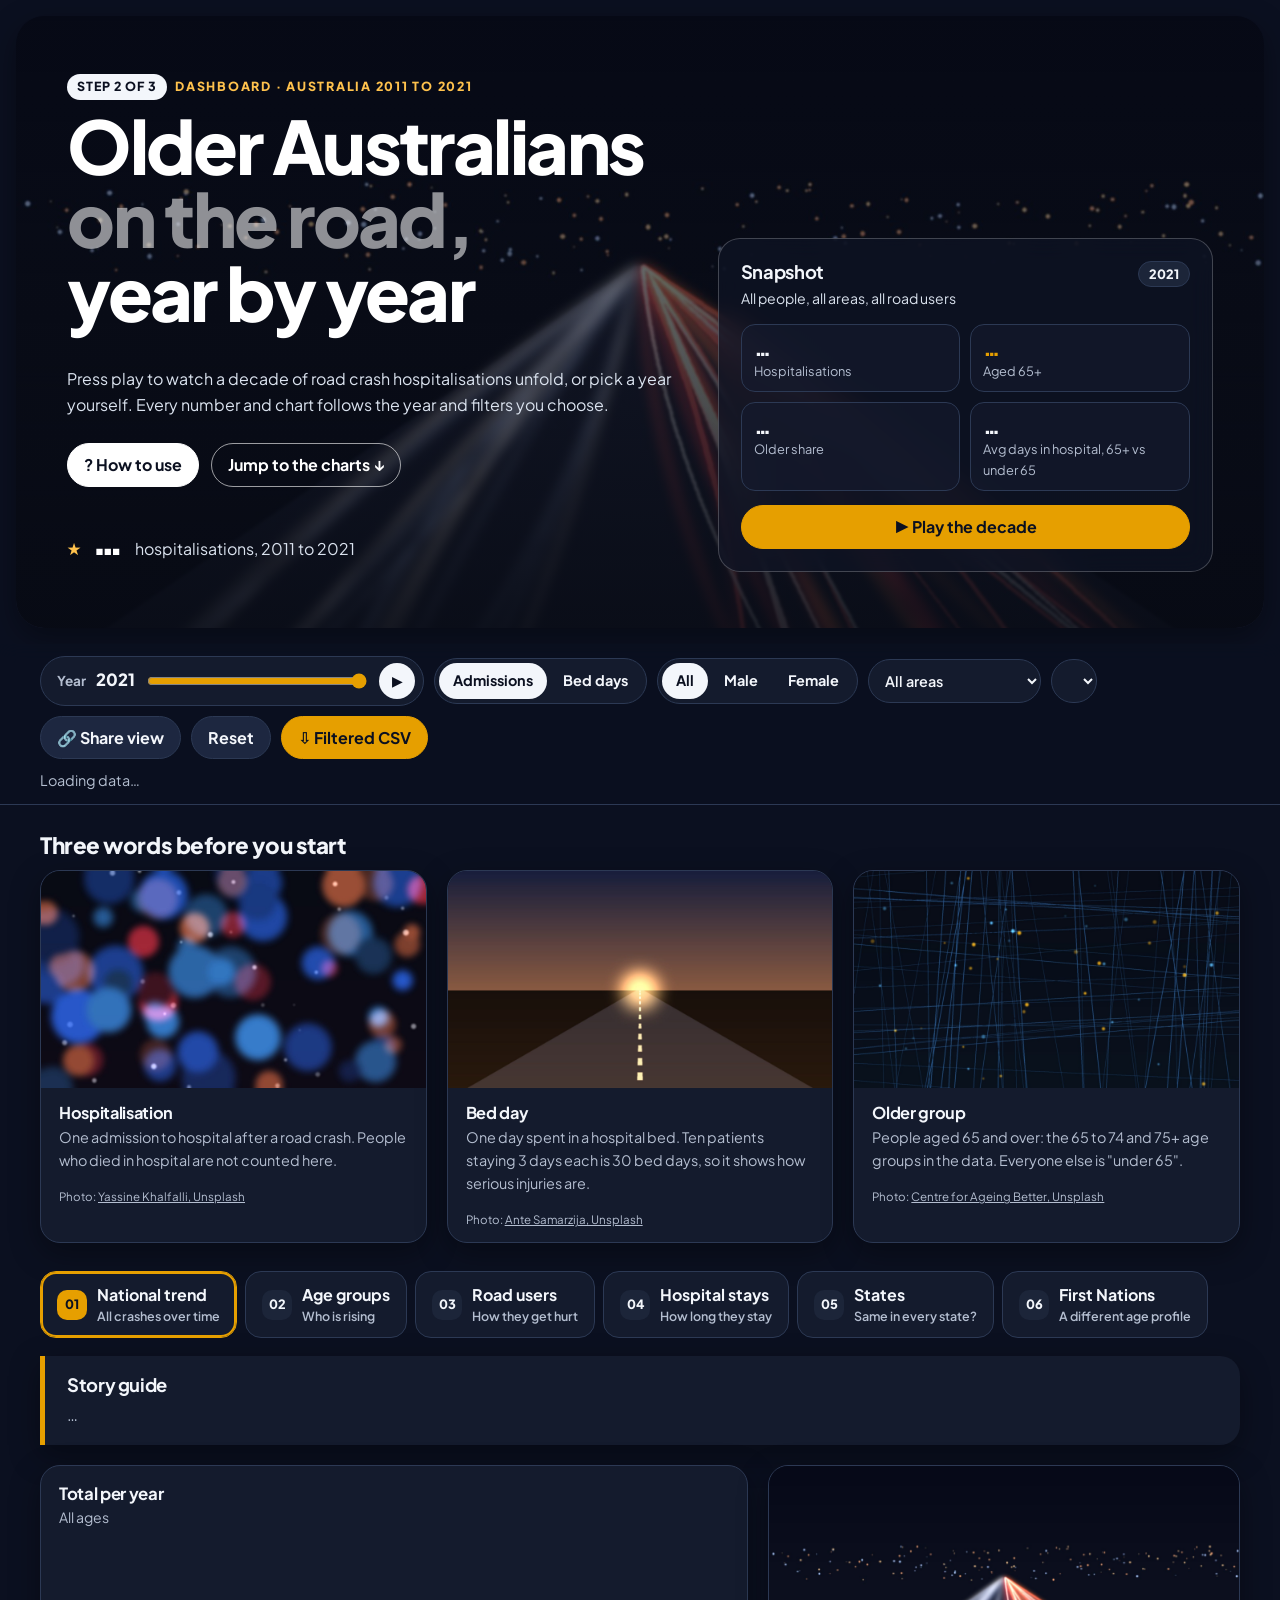
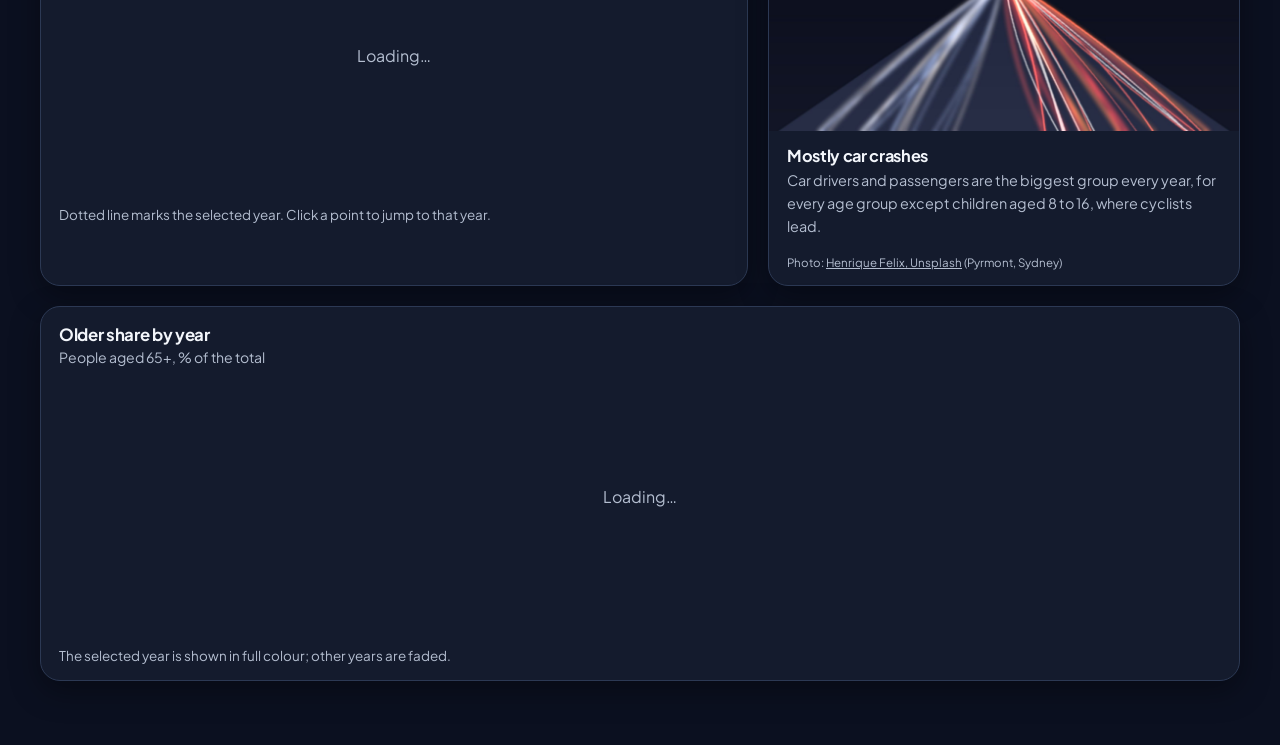
<file: Group11 COS30045 Road Crash Injuries Project.docs/dashboard.html>
<!DOCTYPE html>
<html lang="en" data-theme="dark">
<head>
  <meta charset="utf-8">
  <meta name="viewport" content="width=device-width, initial-scale=1">
  <title>The Growing Older Group | Dashboard</title>
  <link rel="preconnect" href="https://fonts.googleapis.com">
  <link rel="stylesheet" href="https://fonts.googleapis.com/css2?family=Plus+Jakarta+Sans:wght@400;600;700;800&display=swap">
  <link rel="stylesheet" href="css/style.css">
</head>
<body>
  <header id="site-header"></header>

  <main id="main">
    <!-- Hero with a live snapshot panel -->
    <div class="frame-wrap">
      <section class="hero-frame bg-highway" aria-labelledby="dashTitle">
        <div class="hero-frame-grid">
          <div>
            <p class="eyebrow"><span class="pill">STEP 2 OF 3</span> Dashboard &middot; Australia 2011 to 2021</p>
            <h1 class="big-title" id="dashTitle">Older Australians<br><span class="dim">on the road,</span><br>year by year</h1>
            <p style="max-width:52ch">Press play to watch a decade of road crash hospitalisations unfold, or pick a year yourself. Every number and chart follows the year and filters you choose.</p>
            <div class="hero-actions">
              <button class="btn btn-light" type="button" id="heroGuide">? How to use</button>
              <a class="btn btn-ghost" href="#tabsTop">Jump to the charts &darr;</a>
            </div>
            <div class="hero-stat"><span aria-hidden="true" style="color:var(--hero-accent)">&#9733;</span><strong id="heroTotal">&hellip;</strong><span>hospitalisations, 2011 to 2021</span></div>
          </div>

          <aside class="glass" aria-labelledby="snapTitle" aria-live="polite">
            <div style="display:flex;justify-content:space-between;align-items:center;gap:10px">
              <h3 id="snapTitle">Snapshot</h3>
              <span class="chip" id="snapYear">2021</span>
            </div>
            <p class="muted" style="margin:0;font-size:.88rem" id="snapFilters">All people, all areas, all road users</p>
            <div class="snap-grid">
              <div class="snap"><div class="v" id="kTotal">&hellip;</div><div class="l" id="kTotalLabel">Hospitalisations</div></div>
              <div class="snap accent"><div class="v" id="kOlder">&hellip;</div><div class="l" id="kOlderLabel">Aged 65+</div></div>
              <div class="snap"><div class="v" id="kShare">&hellip;</div><div class="l">Older share</div></div>
              <div class="snap"><div class="v" id="kStay">&hellip;</div><div class="l">Avg days in hospital, 65+ vs under 65</div></div>
            </div>
            <button class="btn btn-primary" type="button" id="heroPlay" style="width:100%;justify-content:center;margin-top:14px">&#9654; Play the decade</button>
          </aside>
        </div>
      </section>
    </div>

    <!-- Control dock: stays at the top while you scroll -->
    <div class="dock" role="region" aria-label="Dashboard controls">
      <div class="container dock-inner">
        <div class="player">
          <label for="yearRange">Year</label>
          <output id="yearOut" for="yearRange">2021</output>
          <input type="range" id="yearRange" min="2011" max="2021" step="1" value="2021" aria-describedby="yearHelp">
          <button class="play-btn" type="button" id="playBtn" aria-pressed="false" aria-label="Play years automatically">&#9654;</button>
          <span id="yearHelp" class="sr-only">Use the arrow keys to change the year, or press P to play.</span>
        </div>
        <div class="segmented" data-filter="measure" role="group" aria-label="Measure">
          <button type="button" data-value="hosp" aria-pressed="true">Admissions</button>
          <button type="button" data-value="bedDays" aria-pressed="false">Bed days</button>
        </div>
        <div class="segmented" data-filter="sex" role="group" aria-label="Sex">
          <button type="button" data-value="All" aria-pressed="true">All</button>
          <button type="button" data-value="Male" aria-pressed="false">Male</button>
          <button type="button" data-value="Female" aria-pressed="false">Female</button>
        </div>
        <select id="fArea" aria-label="Remoteness area">
          <option value="All">All areas</option>
          <option value="Major Cities">Major Cities</option>
          <option value="Regional">Regional</option>
          <option value="Remote">Remote</option>
          <option value="Missing">Area not recorded</option>
        </select>
        <select id="fRoad" aria-label="Road user"></select>
        <span class="spacer"></span>
        <button class="btn" type="button" id="shareBtn" title="Copy a link to exactly this view">&#128279; Share view</button>
        <button class="btn" type="button" id="resetBtn">Reset</button>
        <button class="btn btn-primary" type="button" id="downloadBtn">&#8681; Filtered CSV</button>
      </div>
      <div class="container"><p class="status" id="status" role="status">Loading data&hellip;</p></div>
    </div>

    <section style="padding-top:28px">
      <div class="container">
        <!-- Key terms with pictures -->
        <h2 style="font-size:1.4rem">Three words before you start</h2>
        <div class="grid grid-3">
          <article class="photo-card">
            <div class="ph"><img loading="lazy" alt="An ambulance parked at the side of a road"
              src="https://images.unsplash.com/photo-1625258111307-3e929842d9b5?auto=format&fit=crop&w=900&q=70"
              onerror="this.onerror=null;this.src='images/bg-emergency-lights.jpg'"></div>
            <div class="body"><h3>Hospitalisation</h3><p>One admission to hospital after a road crash. People who died in hospital are not counted here.</p></div>
            <div class="credit">Photo: <a href="https://unsplash.com/photos/an-ambulance-is-parked-on-the-side-of-the-road-iKw80Wqvxss">Yassine Khalfalli, Unsplash</a></div>
          </article>
          <article class="photo-card">
            <div class="ph"><img loading="lazy" alt="An empty white hospital bed in a room"
              src="https://images.unsplash.com/photo-1611587266737-cc128ffe2946?auto=format&fit=crop&w=900&q=70"
              onerror="this.onerror=null;this.src='images/bg-dawn-road.jpg'"></div>
            <div class="body"><h3>Bed day</h3><p>One day spent in a hospital bed. Ten patients staying 3 days each is 30 bed days, so it shows how serious injuries are.</p></div>
            <div class="credit">Photo: <a href="https://unsplash.com/photos/white-hospital-bed-in-a-room-F7m3QZJ_4mg">Ante Samarzija, Unsplash</a></div>
          </article>
          <article class="photo-card">
            <div class="ph"><img loading="lazy" alt="Two older men walking down a paved road"
              src="https://images.unsplash.com/photo-1721309688736-db2669a282f7?auto=format&fit=crop&w=900&q=70"
              onerror="this.onerror=null;this.src='images/bg-street-grid.jpg'"></div>
            <div class="body"><h3>Older group</h3><p>People aged 65 and over: the 65 to 74 and 75+ age groups in the data. Everyone else is "under 65".</p></div>
            <div class="credit">Photo: <a href="https://unsplash.com/photos/two-older-men-walking-down-a-paved-road-6sv-RMFJ2ZU">Centre for Ageing Better, Unsplash</a></div>
          </article>
        </div>

        <!-- Storyline tabs -->
        <div class="tabs" role="tablist" aria-label="Dashboard storylines" id="tabsTop" style="scroll-margin-top:150px">
          <button class="tab" role="tab" id="tab-1" aria-controls="panel-1" aria-selected="true"><span class="n">01</span><span>National trend<small>All crashes over time</small></span></button>
          <button class="tab" role="tab" id="tab-2" aria-controls="panel-2" aria-selected="false"><span class="n">02</span><span>Age groups<small>Who is rising</small></span></button>
          <button class="tab" role="tab" id="tab-3" aria-controls="panel-3" aria-selected="false"><span class="n">03</span><span>Road users<small>How they get hurt</small></span></button>
          <button class="tab" role="tab" id="tab-4" aria-controls="panel-4" aria-selected="false"><span class="n">04</span><span>Hospital stays<small>How long they stay</small></span></button>
          <button class="tab" role="tab" id="tab-5" aria-controls="panel-5" aria-selected="false"><span class="n">05</span><span>States<small>Same in every state?</small></span></button>
          <button class="tab" role="tab" id="tab-6" aria-controls="panel-6" aria-selected="false"><span class="n">06</span><span>First Nations<small>A different age profile</small></span></button>
        </div>

        <!-- 01 National -->
        <div class="tabpanel" role="tabpanel" id="panel-1" aria-labelledby="tab-1">
          <div class="guide-box"><h3>Story guide</h3><p id="g1">&hellip;</p></div>
          <div class="panel-grid">
            <figure class="chart-card" id="N1">
              <header><div><h3>Total per year</h3><p class="subtitle" id="N1sub">All ages</p></div></header>
              <div class="chart"><div class="loading">Loading&hellip;</div></div>
              <figcaption>Dotted line marks the selected year. Click a point to jump to that year.</figcaption>
            </figure>
            <div class="stack">
              <article class="photo-card">
                <div class="ph"><img loading="lazy" alt="A white car driving on a road in Pyrmont, Sydney"
                  src="https://images.unsplash.com/photo-1603869613019-e6f9bb5b1979?auto=format&fit=crop&w=900&q=70"
                  onerror="this.onerror=null;this.src='images/bg-night-highway.jpg'"></div>
                <div class="body"><h3>Mostly car crashes</h3><p>Car drivers and passengers are the biggest group every year, for every age group except children aged 8 to 16, where cyclists lead.</p></div>
                <div class="credit">Photo: <a href="https://unsplash.com/photos/white-car-on-gray-asphalt-road-during-daytime-lSjhi2ZAy5w">Henrique Felix, Unsplash</a> (Pyrmont, Sydney)</div>
              </article>
            </div>
            <figure class="chart-card wide" id="N2">
              <header><div><h3>Older share by year</h3><p class="subtitle" id="N2sub">People aged 65+, % of the total</p></div></header>
              <div class="chart"><div class="loading">Loading&hellip;</div></div>
              <figcaption>The selected year is shown in full colour; other years are faded.</figcaption>
            </figure>
          </div>
        </div>

        <!-- 02 Age -->
        <div class="tabpanel" role="tabpanel" id="panel-2" aria-labelledby="tab-2" hidden>
          <div class="guide-box"><h3>Story guide</h3><p id="g2">&hellip;</p></div>
          <div class="panel-grid">
            <figure class="chart-card wide" id="A1">
              <header><div><h3>Trend by age group</h3><p class="subtitle">Older groups in colour, other ages in grey</p></div></header>
              <div class="segmented" data-filter="view" role="group" aria-label="Counts or index" style="margin:4px 0 8px">
                <button type="button" data-value="count" aria-pressed="true">Counts</button>
                <button type="button" data-value="index" aria-pressed="false">Growth (2011 = 100)</button>
              </div>
              <div class="chart"><div class="loading">Loading&hellip;</div></div>
              <figcaption>Growth view sets every age group to 100 in 2011, so groups of very different size can be compared.</figcaption>
            </figure>
            <figure class="chart-card" id="A2">
              <header><div><h3>Heatmap: age group by year</h3><p class="subtitle" id="A2sub">Stronger colour = more</p></div></header>
              <div class="chart"><div class="loading">Loading&hellip;</div></div>
              <figcaption>One colour from light to strong, so it reads the same for colour-blind users. The outlined column is the selected year.</figcaption>
            </figure>
            <div class="stack">
              <div class="guide-box" style="margin:0"><h3>Why index?</h3><p>The 40 to 64 group has four to five times more hospitalisations than people aged 65 to 74, so in raw counts the older lines look flat. The growth view shows that the 65 to 74 line actually grew the fastest.</p></div>
            </div>
          </div>
        </div>

        <!-- 03 Road users -->
        <div class="tabpanel" role="tabpanel" id="panel-3" aria-labelledby="tab-3" hidden>
          <div class="guide-box"><h3>Story guide</h3><p id="g3">&hellip;</p></div>
          <div class="panel-grid">
            <figure class="chart-card" id="R1">
              <header><div><h3>Road user mix in the selected year</h3><p class="subtitle" id="R1sub">% of each age band</p></div></header>
              <ul class="legend" id="R1legend"></ul>
              <div class="chart"><div class="loading">Loading&hellip;</div></div>
              <figcaption>This chart ignores the road user filter so the whole mix stays visible.</figcaption>
            </figure>
            <div class="stack">
              <article class="photo-card">
                <div class="ph"><img loading="lazy" alt="An older man riding a bicycle"
                  src="https://images.unsplash.com/photo-1669282465636-a8cf8c86a033?auto=format&fit=crop&w=900&q=70"
                  onerror="this.onerror=null;this.src='images/bg-dawn-road.jpg'"></div>
                <div class="body"><h3>Cycling in later life</h3><p>Older cyclists in hospital more than tripled from 2011 to 2021, the fastest rise of any road user group aged 65+.</p></div>
                <div class="credit">Photo: <a href="https://unsplash.com/photos/a-person-riding-a-bicycle-Rw_y5bFm9fE">Carlos Del Cura, Unsplash</a></div>
              </article>
              <article class="photo-card">
                <div class="ph"><img loading="lazy" alt="A man in a black jacket riding a motorcycle on a road"
                  src="https://images.unsplash.com/photo-1629694324521-0388c105bfa8?auto=format&fit=crop&w=900&q=70"
                  onerror="this.onerror=null;this.src='images/bg-night-highway.jpg'"></div>
                <div class="body"><h3>Back on the bike</h3><p>Older motorcyclists in hospital more than doubled, mostly men.</p></div>
                <div class="credit">Photo: <a href="https://unsplash.com/photos/man-in-black-jacket-riding-motorcycle-on-road-during-daytime-q0FiKeGow3M">Tao Yuan, Unsplash</a></div>
              </article>
            </div>
            <figure class="chart-card wide" id="R2">
              <header><div><h3>People aged 65+ by road user group</h3><p class="subtitle" id="R2sub">Per year</p></div></header>
              <div class="chart"><div class="loading">Loading&hellip;</div></div>
              <figcaption>Each line is a road user group within the 65+ group. Click a point to jump to that year.</figcaption>
            </figure>
          </div>
        </div>

        <!-- 04 Hospital stays -->
        <div class="tabpanel" role="tabpanel" id="panel-4" aria-labelledby="tab-4" hidden>
          <div class="guide-box"><h3>Story guide</h3><p id="g4">&hellip;</p></div>
          <div class="panel-grid">
            <figure class="chart-card" id="H1">
              <header><div><h3>Average days in hospital, by age</h3><p class="subtitle" id="H1sub">2011 vs selected year</p></div></header>
              <div class="chart"><div class="loading">Loading&hellip;</div></div>
              <figcaption>Bed days divided by hospitalisations. Hollow = 2011, filled = selected year. Older groups in bold.</figcaption>
            </figure>
            <div class="stack">
              <article class="photo-card">
                <div class="ph"><img loading="lazy" alt="An empty hospital bed"
                  src="https://images.unsplash.com/photo-1611587266737-cc128ffe2946?auto=format&fit=crop&w=900&q=70"
                  onerror="this.onerror=null;this.src='images/bg-emergency-lights.jpg'"></div>
                <div class="body"><h3>Longer recovery</h3><p>Older people usually take longer to recover. Within the same year, patients aged 65+ stay about twice as long as patients under 65.</p></div>
                <div class="credit">Photo: <a href="https://unsplash.com/photos/white-hospital-bed-in-a-room-F7m3QZJ_4mg">Ante Samarzija, Unsplash</a></div>
              </article>
            </div>
            <figure class="chart-card wide" id="H2">
              <header><div><h3>Older share of patients vs older share of bed days</h3><p class="subtitle">People aged 65+, % of each year's total</p></div></header>
              <div class="chart"><div class="loading">Loading&hellip;</div></div>
              <figcaption>The gap between the two lines is the extra hospital load from longer stays. Bed days jump for every age in 2015, which may be a recording change.</figcaption>
            </figure>
          </div>
        </div>

        <!-- 05 States and territories -->
        <div class="tabpanel" role="tabpanel" id="panel-5" aria-labelledby="tab-5" hidden>
          <div class="guide-box"><h3>Story guide</h3><p id="g5">Loading the state and territory file&hellip;</p>
            <p style="margin-top:8px;font-size:.88rem">Uses the BITRE state and territory file. The year and measure controls apply here; sex, area and road user filters do not, because this file does not combine them with age. <span class="hatch-note"><span class="hatch-swatch"></span> striped = includes values not published (n.p.)</span></p></div>
          <div class="panel-grid">
            <figure class="chart-card" id="S2">
              <header><div><h3>Older share by state, selected year</h3><p class="subtitle" id="S2sub">People aged 65+, % of each state's total</p></div></header>
              <div class="chart"><div class="loading">Loading&hellip;</div></div>
              <figcaption>Switch between largest first and state order. Click a bar to highlight that state in the charts below.</figcaption>
            </figure>
            <div class="stack">
              <div class="card">
                <label for="stPick" style="font-weight:800;font-size:.85rem;color:var(--muted)">Highlight a state or territory</label>
                <select id="stPick" style="width:100%;margin:6px 0 12px;min-height:44px;border-radius:12px;border:1px solid var(--border);background:var(--bg);color:var(--text);padding:6px 10px;font:inherit"></select>
                <div id="stFacts" aria-live="polite"></div>
              </div>
            </div>
            <figure class="chart-card wide" id="S3">
              <header><div><h3>Older share over time, every state</h3><p class="subtitle" id="S3sub">Highlighted state in colour, the others in grey</p></div></header>
              <div class="chart"><div class="loading">Loading&hellip;</div></div>
              <figcaption>Hollow points include suppressed (n.p.) values, so the true share is uncertain. ACT and NT have many of these.</figcaption>
            </figure>
            <figure class="chart-card wide" id="S1">
              <header><div><h3>Heatmap: older share by state and year</h3><p class="subtitle" id="S1sub">Stronger colour = a larger share aged 65+</p></div></header>
              <div class="chart"><div class="loading">Loading&hellip;</div></div>
              <figcaption>Striped cells include n.p. values. The outlined column is the selected year.</figcaption>
            </figure>
          </div>
        </div>

        <!-- 06 First Nations -->
        <div class="tabpanel" role="tabpanel" id="panel-6" aria-labelledby="tab-6" hidden>
          <div class="guide-box"><h3>Story guide</h3><p id="g6">Loading the First Nations file&hellip;</p>
            <p style="margin-top:8px;font-size:.88rem">Uses the BITRE First Nations file, which compares Aboriginal and Torres Strait Islander people ("First Nations people") with non-Indigenous people. These are counts, not rates. The First Nations population is younger on average, which is part of why fewer patients are aged 65+. The year and measure controls apply; other filters do not.</p></div>
          <div class="panel-grid">
            <figure class="chart-card" id="F1">
              <header><div><h3>Age profile in the selected year</h3><p class="subtitle" id="F1sub">% of each group's total</p></div></header>
              <div class="chart"><div class="loading">Loading&hellip;</div></div>
              <figcaption>Back to back like a population pyramid: each side adds up to 100%. This file has one 65+ group.</figcaption>
            </figure>
            <figure class="chart-card" id="F4">
              <header><div><h3>Where people live</h3><p class="subtitle" id="F4sub">% of each group's total, selected year</p></div></header>
              <ul class="legend" id="F4legend"></ul>
              <div class="chart"><div class="loading">Loading&hellip;</div></div>
              <figcaption>ABS remoteness area of the person's home. Rows with no area recorded are left out.</figcaption>
            </figure>
            <figure class="chart-card wide" id="F2">
              <header><div><h3>Growth since 2011</h3><p class="subtitle" id="F2sub">Total per year, 2011 = 100</p></div></header>
              <div class="chart"><div class="loading">Loading&hellip;</div></div>
              <figcaption>Hollow points in 2014 include suppressed (n.p.) counts for two age groups, so that year is slightly low.</figcaption>
            </figure>
            <figure class="chart-card wide" id="F3">
              <header><div><h3>Share aged 65 and over</h3><p class="subtitle" id="F3sub">% of each group's total</p></div></header>
              <div class="chart"><div class="loading">Loading&hellip;</div></div>
              <figcaption>2014 is left out because the 65+ count for the second half of that year was not published.</figcaption>
            </figure>
          </div>
        </div>
      </div>
    </section>
  </main>

  <footer id="site-footer"></footer>

  <script src="https://d3js.org/d3.v7.min.js"></script>
  <script src="js/common.js"></script>
  <script src="js/charts.js"></script>
  <script src="js/dashboard.js"></script>
</body>
</html>
</file>
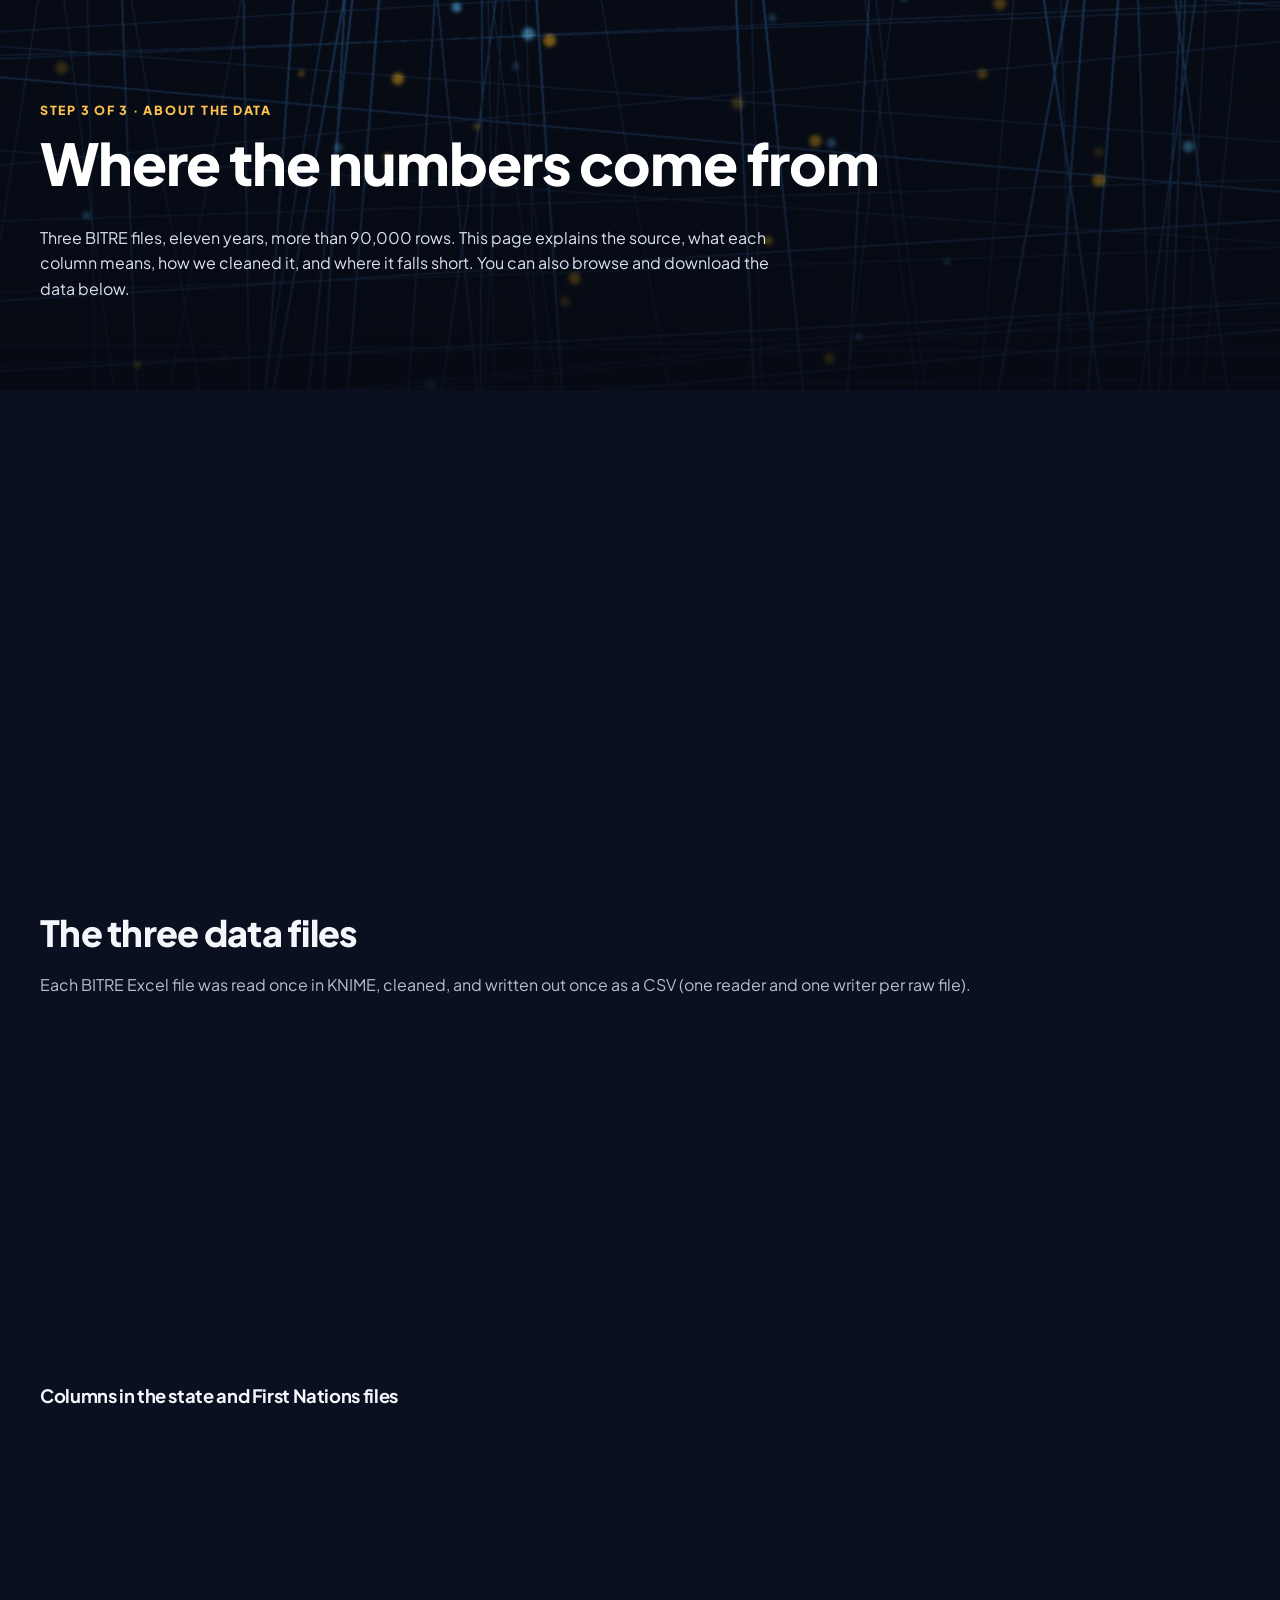
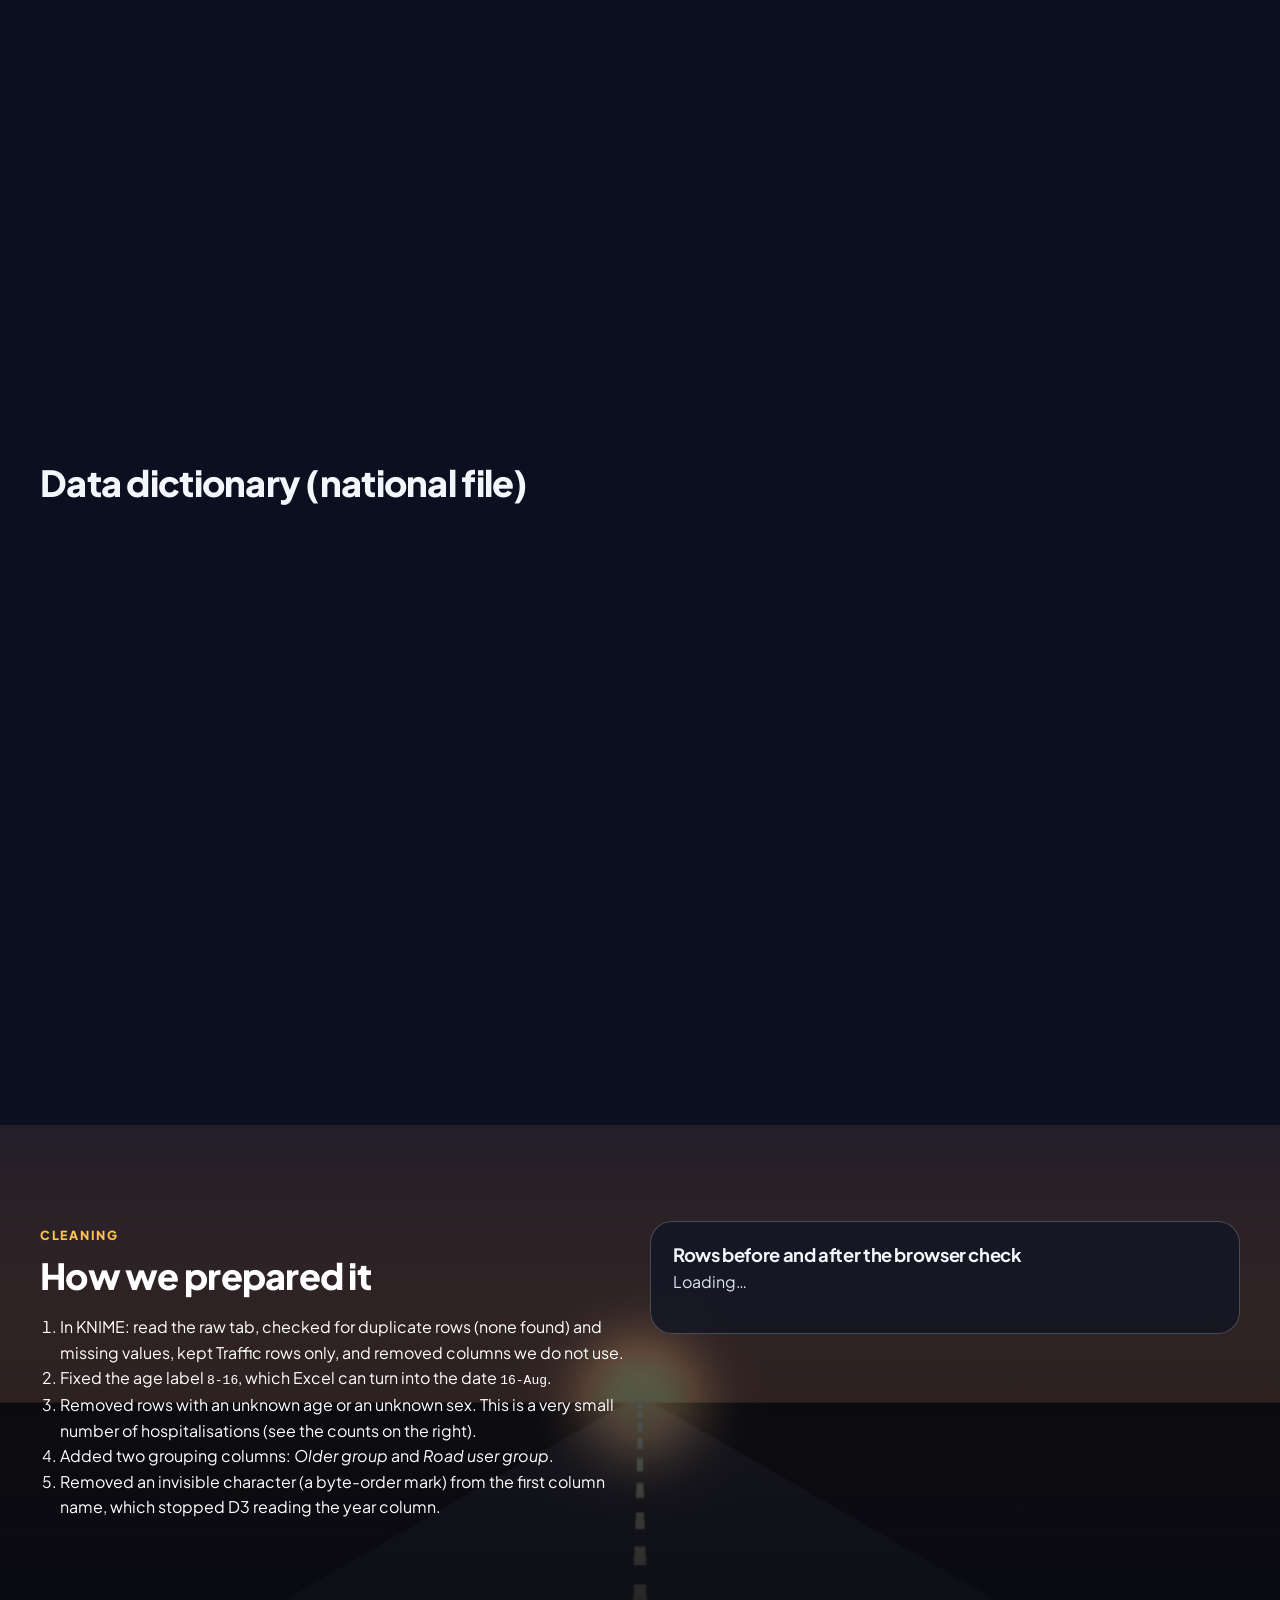
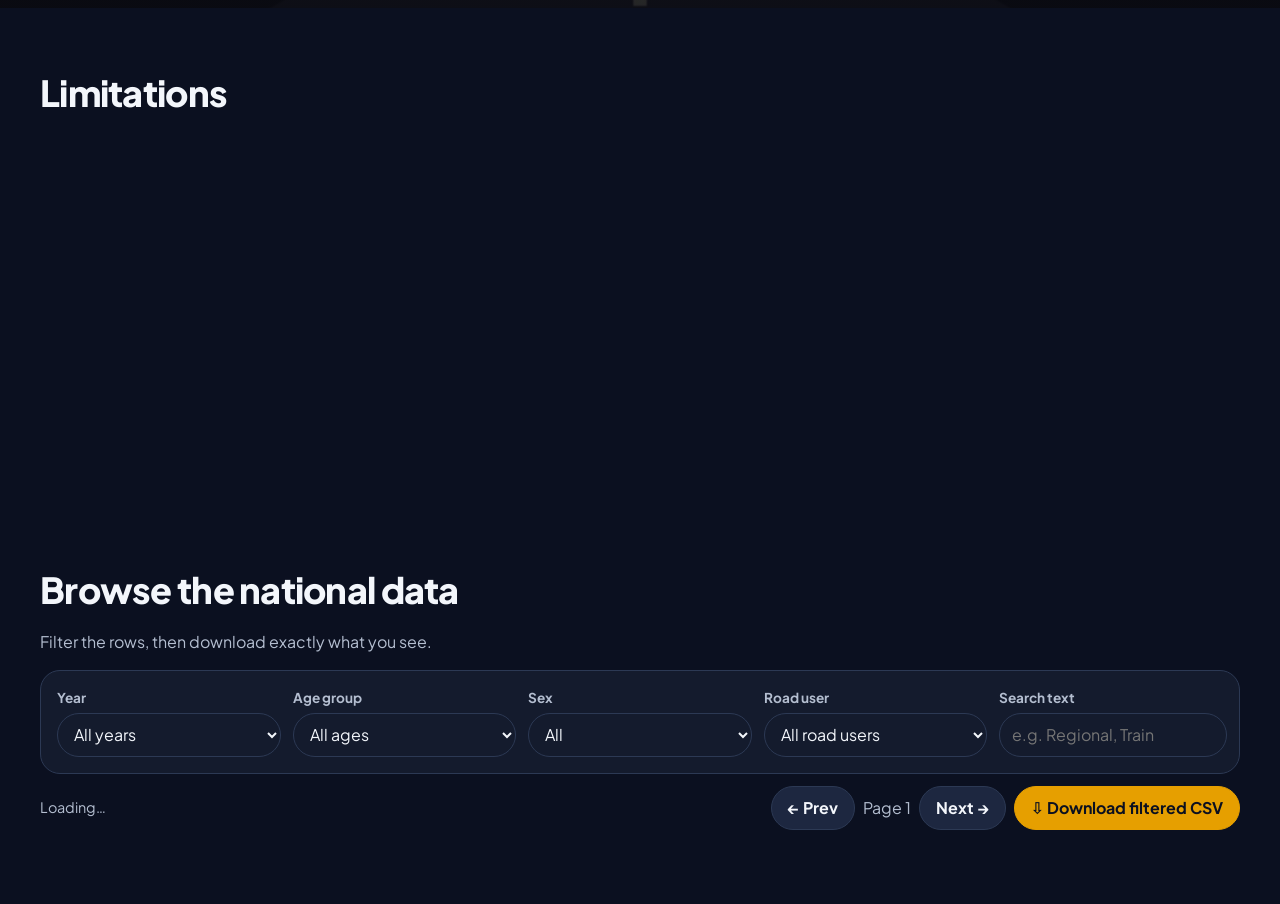
<file: Group11 COS30045 Road Crash Injuries Project.docs/data.html>
<!DOCTYPE html>
<html lang="en" data-theme="dark">
<head>
  <meta charset="utf-8">
  <meta name="viewport" content="width=device-width, initial-scale=1">
  <title>The Growing Older Group | About the Data</title>
  <link rel="preconnect" href="https://fonts.googleapis.com">
  <link rel="stylesheet" href="https://fonts.googleapis.com/css2?family=Plus+Jakarta+Sans:wght@400;600;700;800&display=swap">
  <link rel="stylesheet" href="css/style.css">
</head>
<body>
  <header id="site-header"></header>

  <main id="main">
    <section class="banner bg-grid" aria-labelledby="dataTitle">
      <div class="container">
        <p class="eyebrow">Step 3 of 3 &middot; About the data</p>
        <h1 id="dataTitle">Where the numbers come from</h1>
        <p>Three BITRE files, eleven years, more than 90,000 rows. This page explains the source, what each column means, how we cleaned it, and where it falls short. You can also browse and download the data below.</p>
      </div>
    </section>

    <section>
      <div class="container grid grid-2" style="align-items:start">
        <div class="reveal">
          <h2>Source</h2>
          <p>The data comes from the <strong>Bureau of Infrastructure and Transport Research Economics (BITRE)</strong> <em>Hospitalised Injury</em> publication (BITRE, 2023). BITRE builds it from the Australian Institute of Health and Welfare (AIHW) National Hospital Morbidity Database, which records every hospital admission in Australia.</p>
          <p>We use the national file (<code>hospitalisation_injury_publication_sep2023.xlsx</code>), <code>raw</code> tab, covering calendar years 2011 to 2021.</p>
          <h3>What one row means</h3>
          <p>Each row is one combination of year, month, remoteness area, age group, sex, road user and counterparty (what they crashed with). The <strong>Hospitalisations</strong> column says how many people were admitted for that combination, and <strong>Bed days</strong> says how many days they spent in hospital in total.</p>
        </div>
        <div class="card reveal">
          <h3>The data at a glance</h3>
          <div class="grid grid-2" style="margin-top:12px" id="glance" aria-live="polite">
            <div><div class="kpi-value" id="gRows">&hellip;</div><div class="kpi-label muted">rows used</div></div>
            <div><div class="kpi-value" id="gHosp">&hellip;</div><div class="kpi-label muted">hospitalisations</div></div>
            <div><div class="kpi-value" id="gBed">&hellip;</div><div class="kpi-label muted">bed days</div></div>
            <div><div class="kpi-value">2011 to 2021</div><div class="kpi-label muted">calendar years</div></div>
          </div>
          <p style="margin-top:16px"><a class="btn btn-primary" href="data/road_crash_hospitalisations.csv" download>&#8681; Download the full clean CSV</a></p>
        </div>
      </div>
    </section>


    <section style="padding-top:0" aria-labelledby="filesTitle">
      <div class="container">
        <h2 id="filesTitle">The three data files</h2>
        <p class="muted">Each BITRE Excel file was read once in KNIME, cleaned, and written out once as a CSV (one reader and one writer per raw file).</p>
        <div class="grid grid-3">
          <div class="card reveal">
            <span class="num-badge">01</span>
            <h3>National</h3>
            <p class="muted">Every road crash hospitalisation by year, month, remoteness, age group (7 groups), sex, road user (12 types) and counterparty. Used by the story and dashboard tabs 01 to 04.</p>
            <p><span class="tag">86,140 rows</span> <span class="tag">2011 to 2021</span></p>
            <a class="btn btn-primary" href="data/road_crash_hospitalisations.csv" download>&#8681; national CSV</a>
          </div>
          <div class="card reveal">
            <span class="num-badge">02</span>
            <h3>States and territories</h3>
            <p class="muted">Six-monthly counts for each of the 8 states and territories, in five breakdowns: Overall, Age Group, Sex, Road user and Counterparty. Used by chapter 7 and dashboard tab 05.</p>
            <p><span class="tag">3,835 rows</span> <span class="tag" id="npState">n.p. cells</span></p>
            <a class="btn btn-primary" href="data/state_territory_hospitalisations.csv" download>&#8681; state CSV</a>
          </div>
          <div class="card reveal">
            <span class="num-badge">03</span>
            <h3>First Nations</h3>
            <p class="muted">Six-monthly counts for First Nations and non-Indigenous people by Age (6 groups, one 65+ group), Road user, Remoteness and Counterparty. Used by chapter 8 and dashboard tab 06.</p>
            <p><span class="tag">1,187 rows</span> <span class="tag" id="npFN">n.p. cells</span></p>
            <a class="btn btn-primary" href="data/first_nations_hospitalisations.csv" download>&#8681; First Nations CSV</a>
          </div>
        </div>
        <h3 style="margin-top:28px">Columns in the state and First Nations files</h3>
        <div class="table-wrap reveal" tabindex="0" role="region" aria-label="State and First Nations columns">
          <table class="wrap">
            <thead><tr><th scope="col">Column</th><th scope="col">Meaning</th><th scope="col">Example</th></tr></thead>
            <tbody>
              <tr><td>Calendar year</td><td>Year of admission</td><td>2021</td></tr>
              <tr><td>6-monthly</td><td>Half of the year. The site adds the two halves together.</td><td>Jan-Jun</td></tr>
              <tr><td>Breakdown</td><td>Which of the five side-by-side BITRE tables the row came from</td><td>Age Group</td></tr>
              <tr><td>Category</td><td>The value inside that breakdown (an age group, a road user, a sex, a remoteness area)</td><td>65-74</td></tr>
              <tr><td>state or territory</td><td>State file only</td><td>Tas</td></tr>
              <tr><td>First Nations status</td><td>First Nations file only: First Nations people or Non-Indigenous</td><td>First Nations people</td></tr>
              <tr><td>Hospitalisations / count of cases</td><td>Admissions, not counting people who died in hospital within 30 days. Blank = n.p.</td><td>5223</td></tr>
              <tr><td>Bed days</td><td>Days in hospital, same exclusion. Blank = n.p.</td><td>26089</td></tr>
            </tbody>
          </table>
        </div>
        <div class="grid grid-2" style="margin-top:20px">
          <div class="card reveal"><h3>What "n.p." means</h3><p class="muted">"Not published": BITRE hides very small counts to protect privacy. They are blank in the CSV. The site never treats them as zero; charts show them with stripes or hollow points, and tooltips say "includes n.p. values". ACT, NT and Tasmania have the most.</p></div>
          <div class="card reveal"><h3>Check before you sum</h3><p class="muted">In the First Nations export, the rows labelled "Overall" are an exact copy of the "Age" rows, so the site leaves them out. Adding every breakdown together would count each person several times; always pick one breakdown.</p></div>
        </div>
      </div>
    </section>
    <section style="padding-top:0">
      <div class="container">
        <h2>Data dictionary (national file)</h2>
        <div class="table-wrap reveal" tabindex="0">
          <table>
            <thead><tr><th scope="col">Column</th><th scope="col">Type</th><th scope="col">Meaning</th><th scope="col">Example</th></tr></thead>
            <tbody>
              <tr><td>Calendar year</td><td>Number</td><td>Year of the hospital admission</td><td>2021</td></tr>
              <tr><td>Month</td><td>Text</td><td>Month of admission</td><td>April</td></tr>
              <tr><td>ABS remoteness area</td><td>Text</td><td>Where the person lives: Major Cities, Regional, Remote, or Missing</td><td>Regional</td></tr>
              <tr><td>Cause of injury</td><td>Text</td><td>Type of injury. Only Traffic (road crash) rows are kept</td><td>Traffic</td></tr>
              <tr><td>Age group</td><td>Text</td><td>0-7, 8-16, 17-25, 26-39, 40-64, 65-74, 75+</td><td>65-74</td></tr>
              <tr><td>Sex</td><td>Text</td><td>Male or Female</td><td>Female</td></tr>
              <tr><td>Road user</td><td>Text</td><td>The injured person's role, e.g. Car driver, Pedal cyclist, Pedestrian (12 types)</td><td>Pedal cyclist</td></tr>
              <tr><td>Counterparty</td><td>Text</td><td>What they collided with, e.g. Car, pick-up truck or van</td><td>Fixed or stationary object</td></tr>
              <tr><td>Bed days</td><td>Number</td><td>Total days spent in hospital</td><td>21</td></tr>
              <tr><td>Hospitalisations</td><td>Number</td><td>Number of admissions, not counting people who died in hospital</td><td>5</td></tr>
              <tr><td><em>Older group</em> (added)</td><td>Text</td><td>Older (65+) for 65-74 and 75+, otherwise Under 65</td><td>Older (65+)</td></tr>
              <tr><td><em>Road user group</em> (added)</td><td>Text</td><td>Car occupants, Motorcyclist, Pedal cyclist, Pedestrian, Other</td><td>Car occupants</td></tr>
            </tbody>
          </table>
        </div>
      </div>
    </section>

    <section class="banner bg-dawn" aria-labelledby="cleanTitle">
      <div class="container grid grid-2" style="align-items:start">
        <div>
          <p class="eyebrow">Cleaning</p>
          <h2 id="cleanTitle">How we prepared it</h2>
          <ol style="padding-left:20px">
            <li>In KNIME: read the raw tab, checked for duplicate rows (none found) and missing values, kept Traffic rows only, and removed columns we do not use.</li>
            <li>Fixed the age label <code>8-16</code>, which Excel can turn into the date <code>16-Aug</code>.</li>
            <li>Removed rows with an unknown age or an unknown sex. This is a very small number of hospitalisations (see the counts on the right).</li>
            <li>Added two grouping columns: <em>Older group</em> and <em>Road user group</em>.</li>
            <li>Removed an invisible character (a byte-order mark) from the first column name, which stopped D3 reading the year column.</li>
          </ol>
        </div>
        <div class="glass" id="cleanCounts" aria-live="polite">
          <h3>Rows before and after the browser check</h3>
          <p class="muted">Loading&hellip;</p>
        </div>
      </div>
    </section>

    <section>
      <div class="container">
        <h2>Limitations</h2>
        <div class="grid grid-2">
          <div class="card reveal"><h3>Counts, not rates</h3><p class="muted">BITRE gives counts, not rates per 100,000. We checked with ABS population figures: people aged 65+ grew by about 42% from 2011 to 2021 and their hospitalisations by 41%, so the rate per older person stayed about the same (about 126 per 100,000). See the Reality check in the story.</p></div>
          <div class="card reveal"><h3>COVID-19 in 2020</h3><p class="muted">Lockdowns reduced travel in 2020, so the drop that year is unusual. We point it out on the charts rather than removing it.</p></div>
          <div class="card reveal"><h3>Bed days change in 2015</h3><p class="muted">Bed days rise by about a quarter for every age group between 2014 and 2015 while admissions barely change. This may reflect a change in recording, so we compare age groups within the same year.</p></div>
          <div class="card reveal"><h3>Deaths in hospital</h3><p class="muted">Hospitalisations leave out people who died in hospital, and the death columns are empty for 2021, so we do not analyse deaths. Bed days may still include some of those stays.</p></div>
        </div>
      </div>
    </section>

    <section style="padding-top:0" aria-labelledby="exploreTitle">
      <div class="container">
        <h2 id="exploreTitle">Browse the national data</h2>
        <p class="muted">Filter the rows, then download exactly what you see.</p>
        <form class="filters" id="tFilters" onsubmit="return false" aria-label="Table filters">
          <div class="field"><label for="tYear">Year</label><select id="tYear"><option value="All">All years</option></select></div>
          <div class="field"><label for="tAge">Age group</label><select id="tAge"><option value="All">All ages</option></select></div>
          <div class="field"><label for="tSex">Sex</label><select id="tSex"><option value="All">All</option><option>Male</option><option>Female</option></select></div>
          <div class="field"><label for="tRoad">Road user</label><select id="tRoad"><option value="All">All road users</option></select></div>
          <div class="field"><label for="tSearch">Search text</label><input type="search" id="tSearch" placeholder="e.g. Regional, Train"></div>
        </form>
        <div class="table-tools">
          <p class="status" id="tStatus" role="status" aria-live="polite" style="margin:0">Loading&hellip;</p>
          <div class="pager">
            <button class="btn" type="button" id="tPrev">&larr; Prev</button>
            <span id="tPage" class="muted">Page 1</span>
            <button class="btn" type="button" id="tNext">Next &rarr;</button>
            <button class="btn btn-primary" type="button" id="tDownload">&#8681; Download filtered CSV</button>
          </div>
        </div>
        <div id="tTable"></div>
      </div>
    </section>
  </main>

  <footer id="site-footer"></footer>

  <script src="https://d3js.org/d3.v7.min.js"></script>
  <script src="js/common.js"></script>
  <script src="js/charts.js"></script>
  <script src="js/datapage.js"></script>
</body>
</html>
</file>
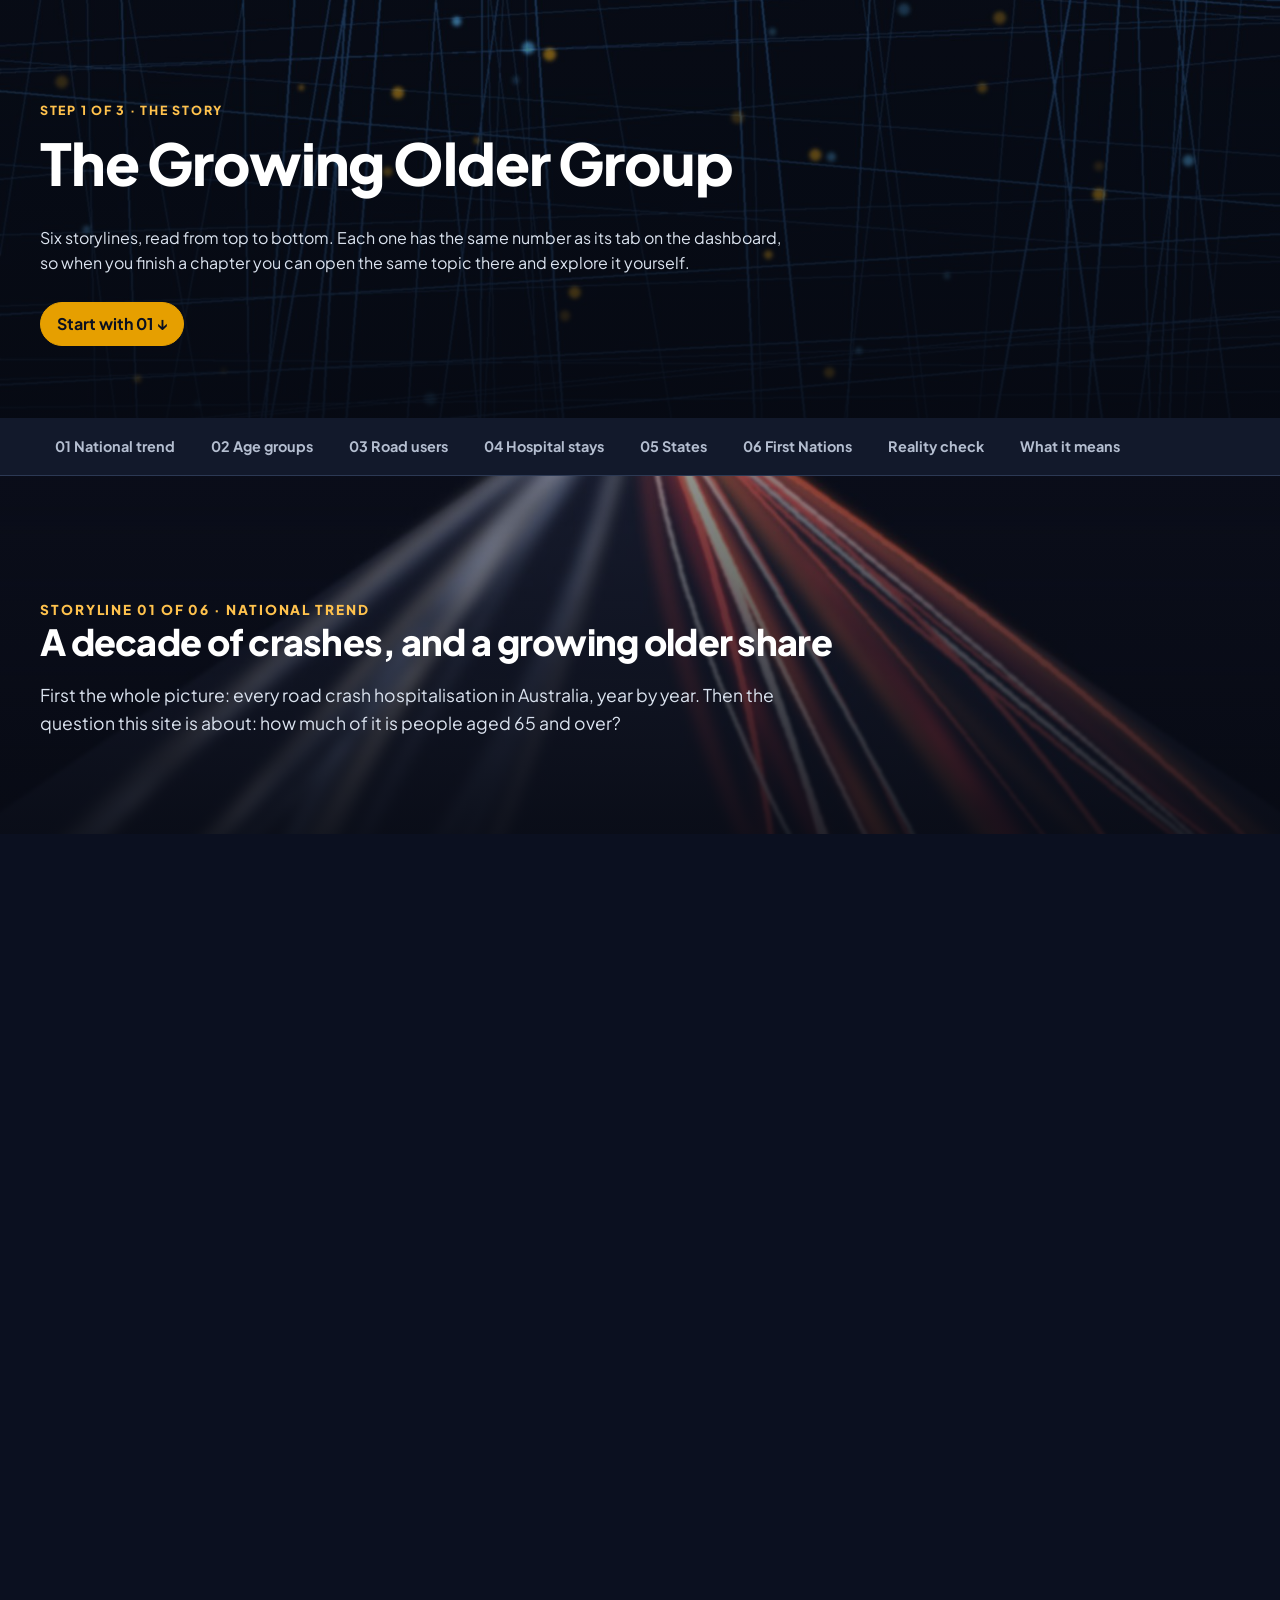
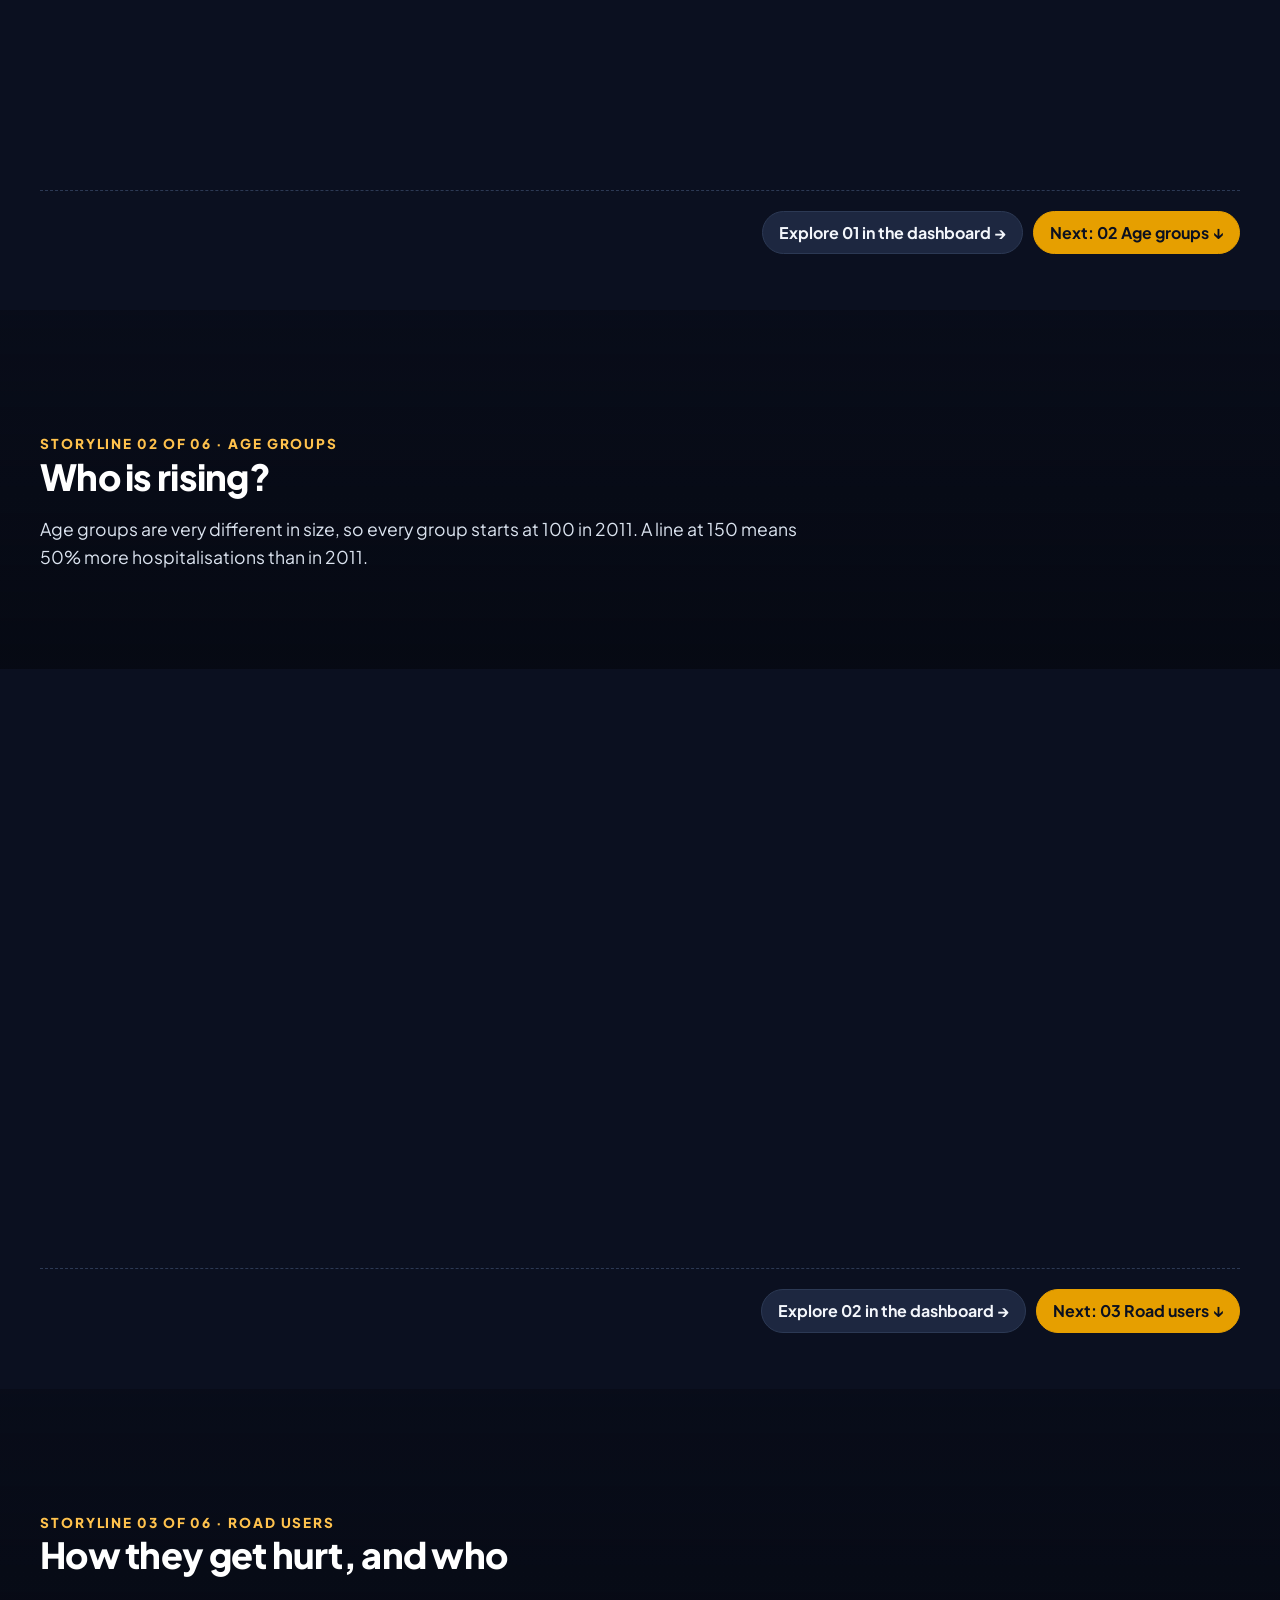
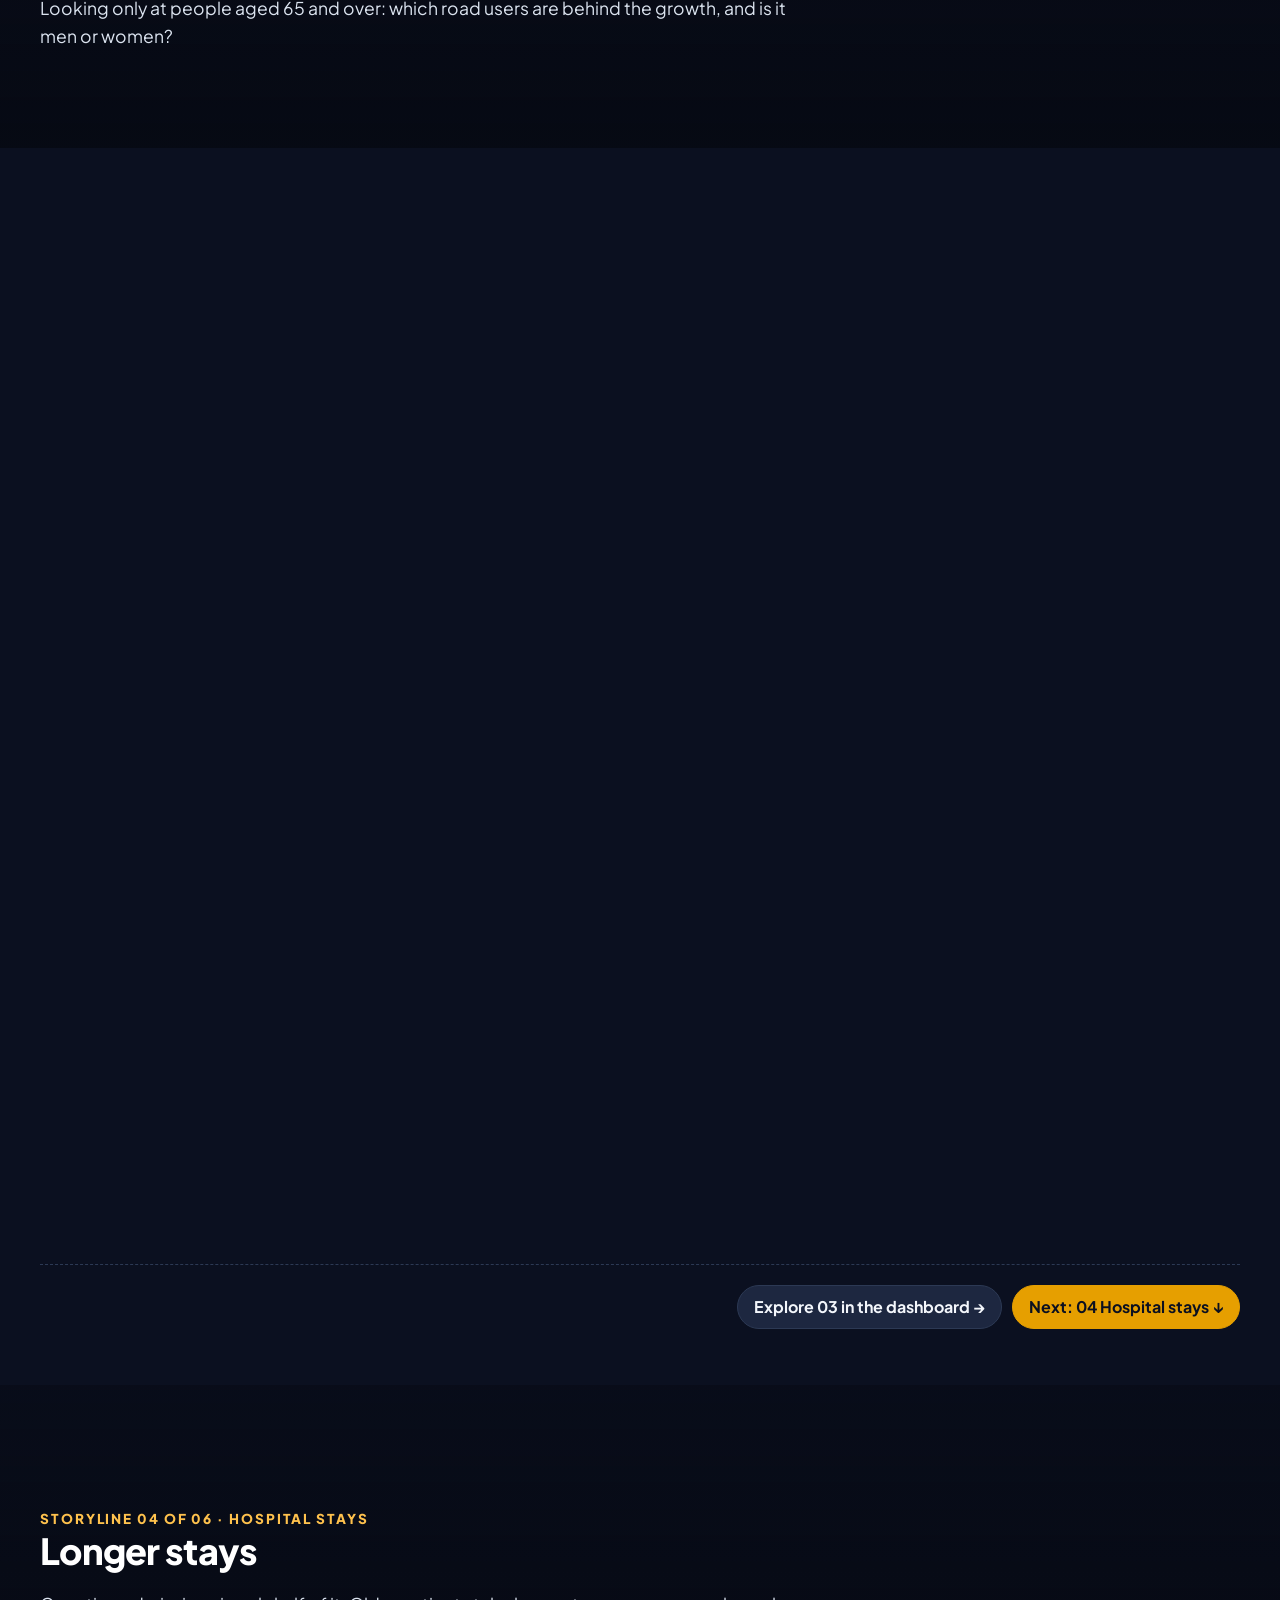
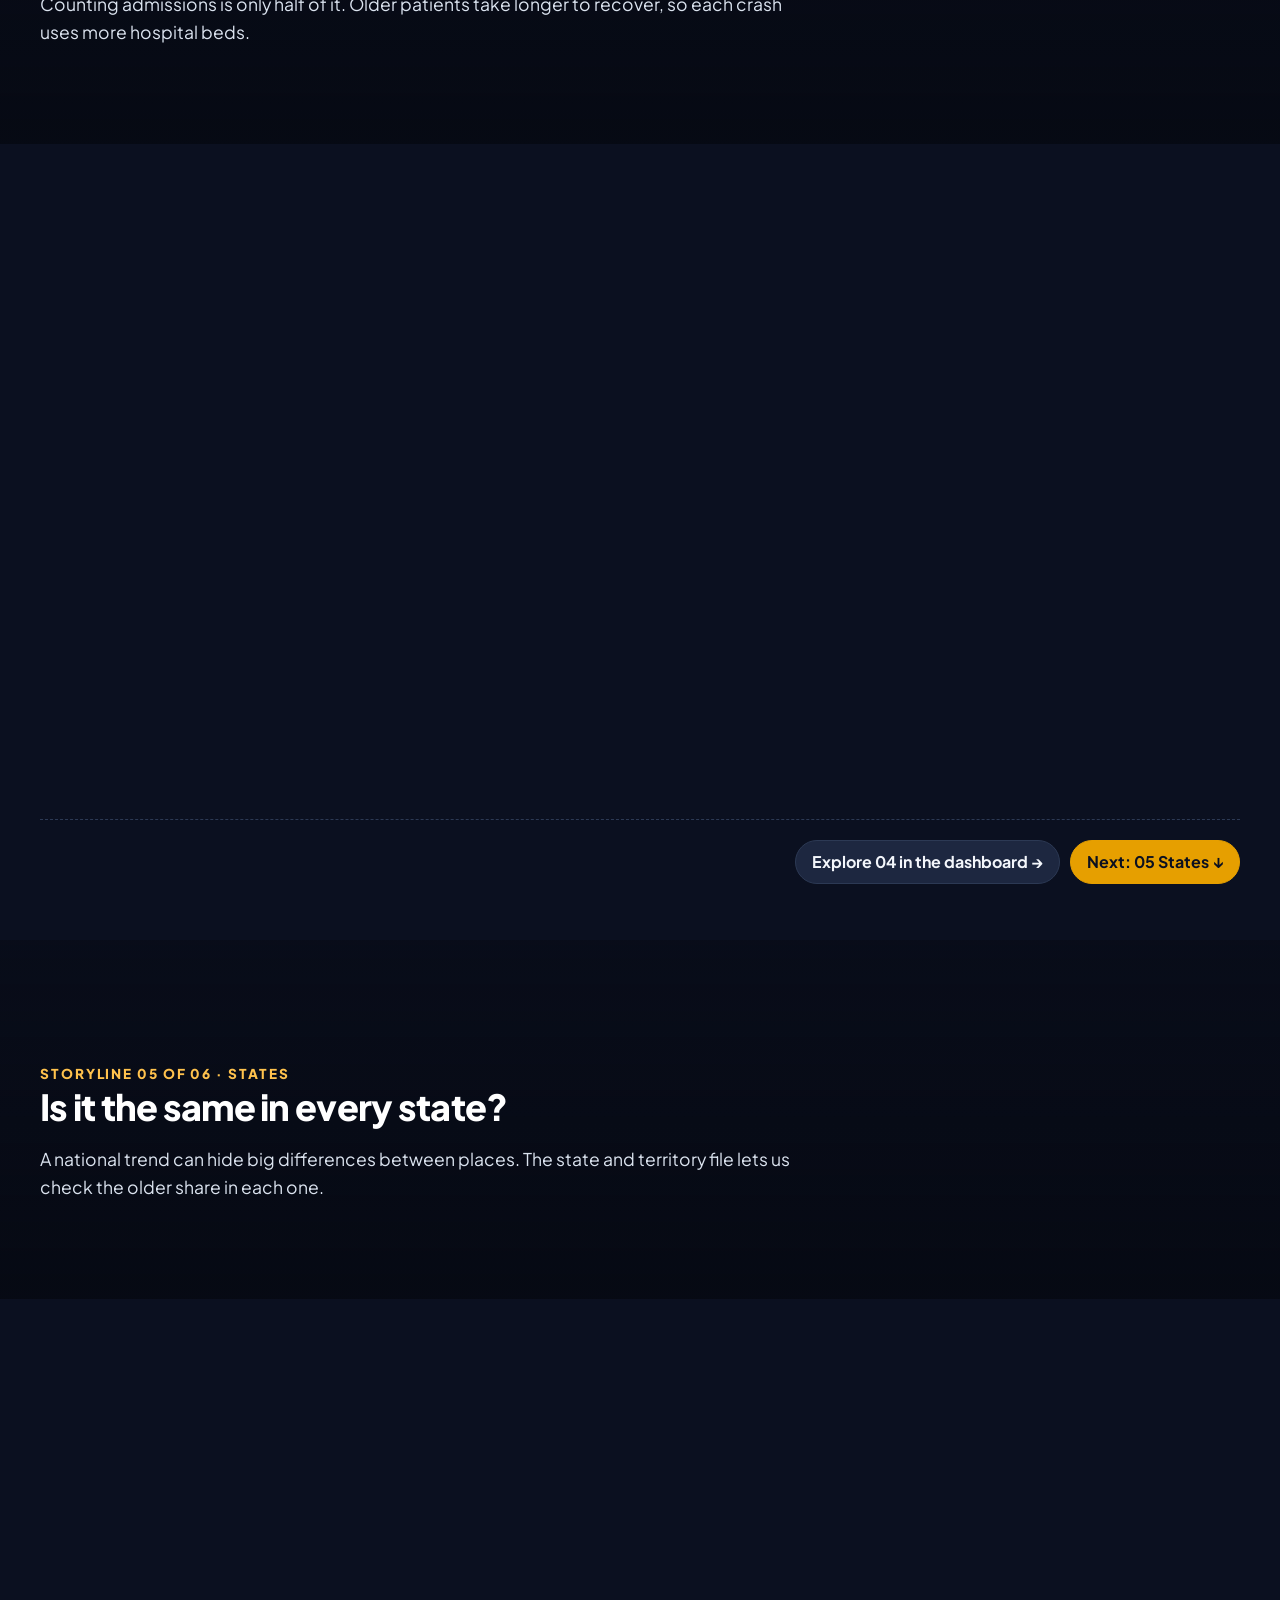
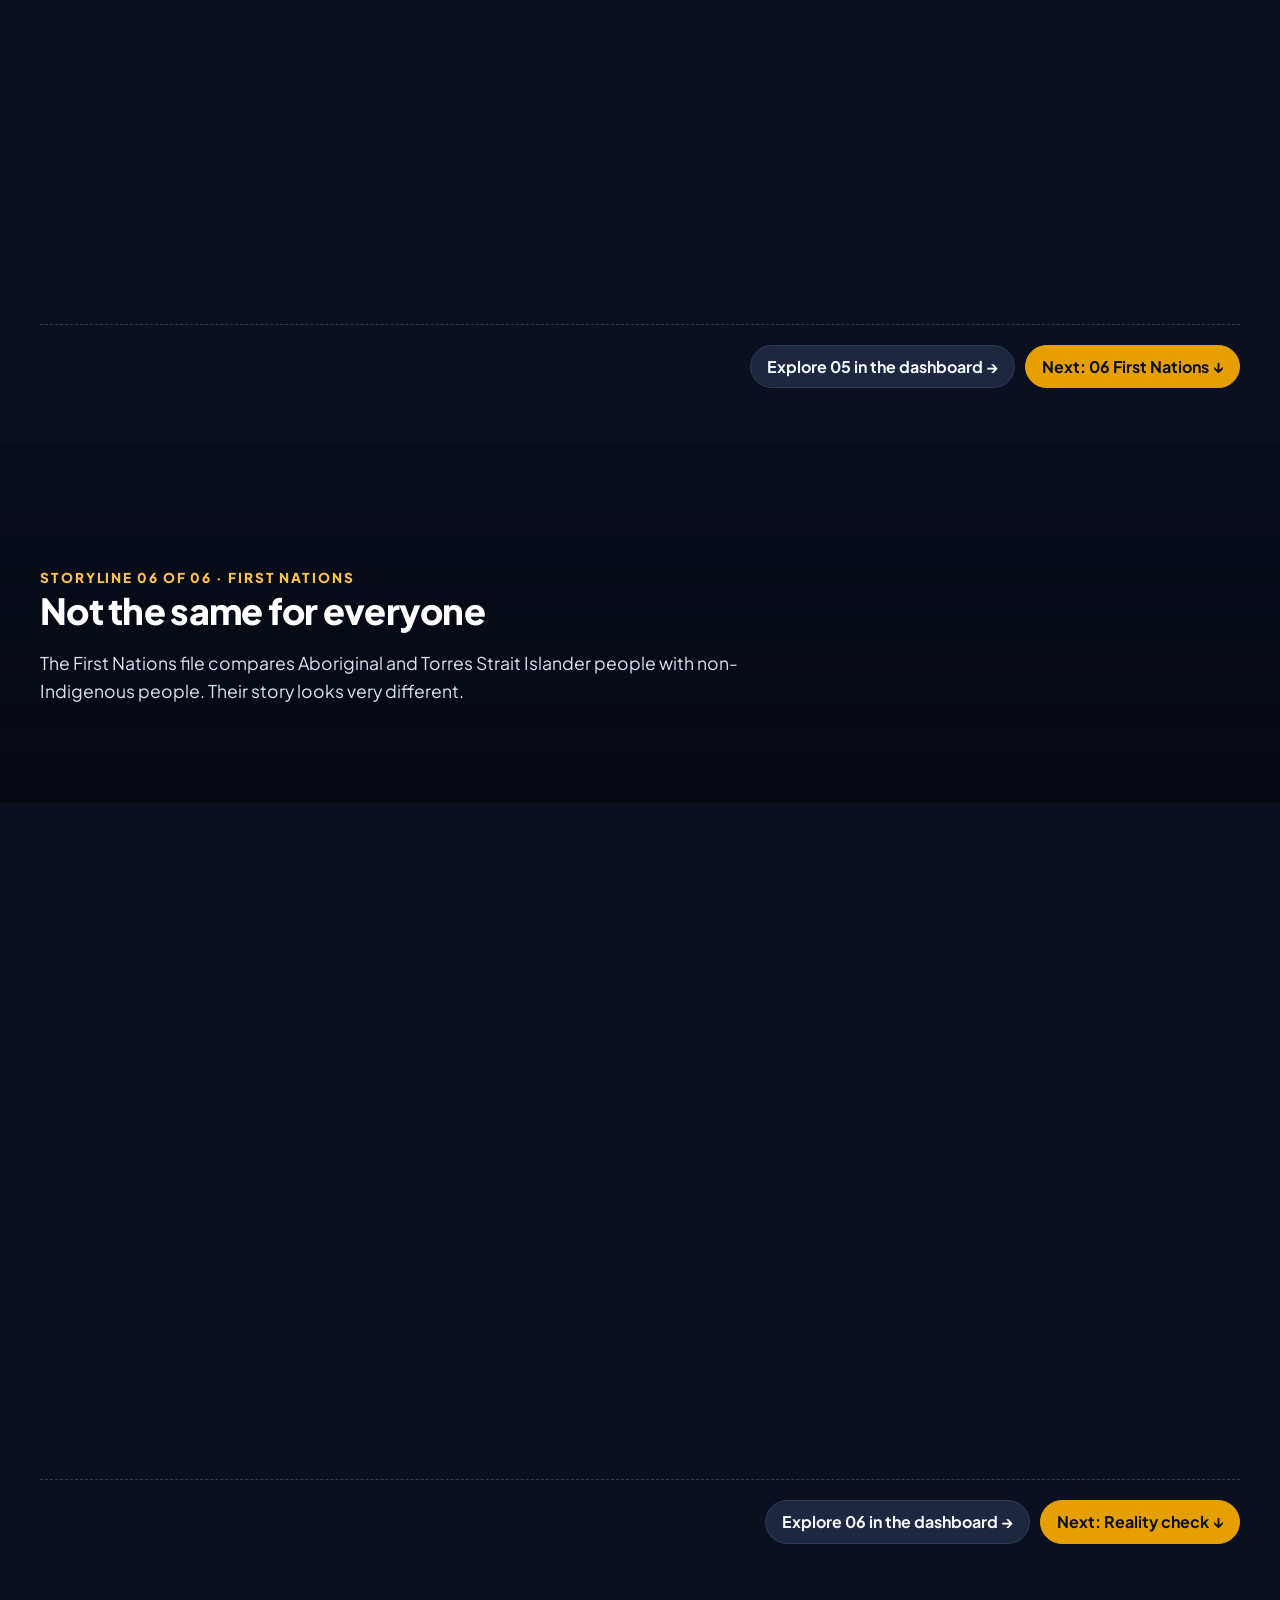
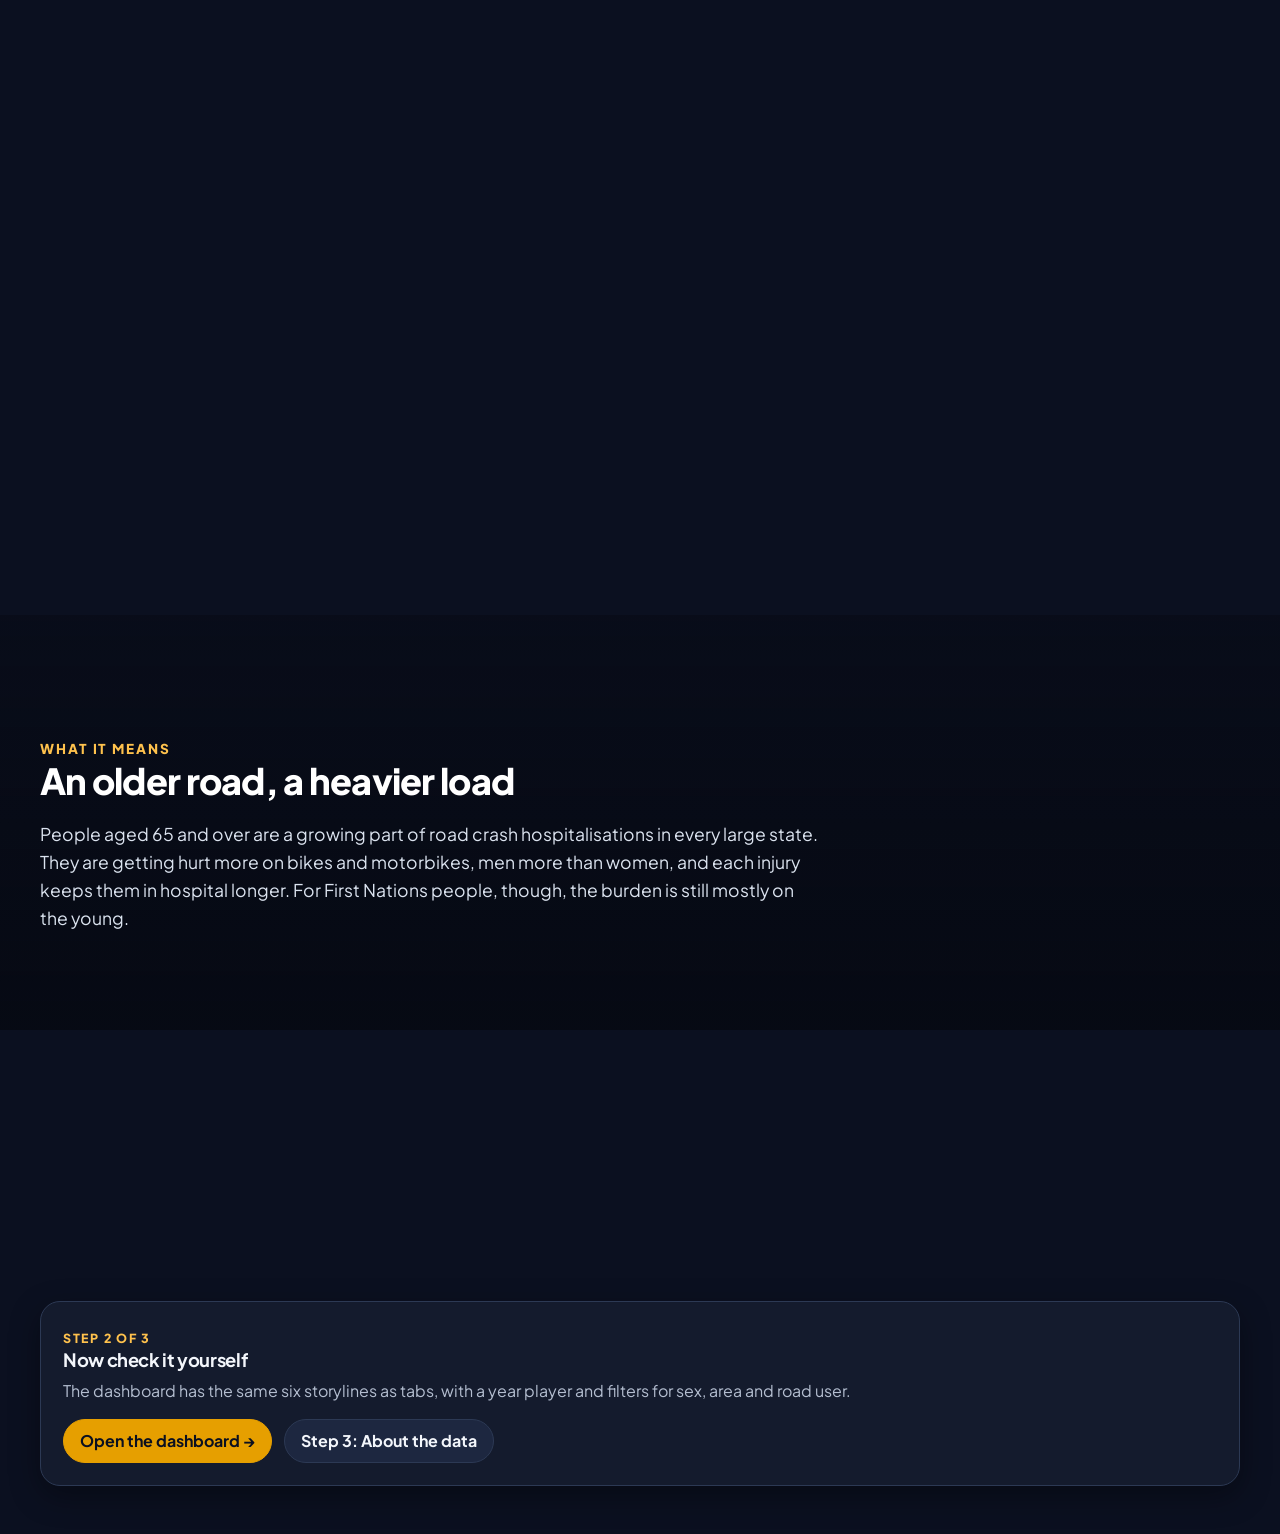
<file: Group11 COS30045 Road Crash Injuries Project.docs/story.html>
<!DOCTYPE html>
<html lang="en" data-theme="dark">
<head>
  <meta charset="utf-8">
  <meta name="viewport" content="width=device-width, initial-scale=1">
  <title>The Growing Older Group | Story</title>
  <link rel="preconnect" href="https://fonts.googleapis.com">
  <link rel="stylesheet" href="https://fonts.googleapis.com/css2?family=Plus+Jakarta+Sans:wght@400;600;700;800&display=swap">
  <link rel="stylesheet" href="css/style.css">
</head>
<body>
  <div class="progress" id="progress" aria-hidden="true"></div>
  <header id="site-header"></header>

  <main id="main">
    <section class="banner bg-grid" aria-labelledby="storyTitle">
      <div class="container">
        <p class="eyebrow">Step 1 of 3 &middot; The story</p>
        <h1 id="storyTitle">The Growing Older Group</h1>
        <p>Six storylines, read from top to bottom. Each one has the same number as its tab on the dashboard, so when you finish a chapter you can open the same topic there and explore it yourself.</p>
        <div class="hero-actions"><a class="btn btn-primary" href="#ch1">Start with 01 &darr;</a></div>
      </div>
    </section>

    <nav class="chapter-nav" aria-label="Storylines">
      <div class="container">
        <ol>
          <li><a href="#ch1">01 National trend</a></li>
          <li><a href="#ch2">02 Age groups</a></li>
          <li><a href="#ch3">03 Road users</a></li>
          <li><a href="#ch4">04 Hospital stays</a></li>
          <li><a href="#ch5">05 States</a></li>
          <li><a href="#ch6">06 First Nations</a></li>
          <li><a href="#check">Reality check</a></li>
          <li><a href="#end">What it means</a></li>
        </ol>
      </div>
    </nav>

    <!-- 01 National trend -->
    <section id="ch1" class="chapter" style="padding:0" aria-labelledby="h1t">
      <div class="chapter-head bg-highway">
        <div class="container">
          <span class="num">STORYLINE 01 OF 06 &middot; NATIONAL TREND</span>
          <h2 id="h1t">A decade of crashes, and a growing older share</h2>
          <p>First the whole picture: every road crash hospitalisation in Australia, year by year. Then the question this site is about: how much of it is people aged 65 and over?</p>
        </div>
      </div>
      <div class="container chapter-body" style="padding:48px 0 24px">
        <div class="chapter-text reveal">
          <img class="illus" src="images/illustrations/trend-calendar.svg" alt="" width="240" height="180">
          <p>Road crash hospitalisations rose from 34,033 in 2011 to a peak of 39,864 in 2019. They fell to 37,959 in 2020, the first year of COVID-19, when people travelled less, and came back to 39,504 in 2021.</p>
          <div class="callout"><strong id="s1Change">&hellip;</strong>change in hospitalisations from 2011 to 2021</div>
        </div>
        <figure class="chart-card reveal" id="c1">
          <header><div><h3>Road crash hospitalisations per year</h3><p class="subtitle">All ages, Australia, 2011 to 2021</p></div></header>
          <div class="chart"><div class="loading">Loading data&hellip;</div></div>
          <figcaption>Source: BITRE (2023) Hospitalised Injury. Counts exclude people who died in hospital.</figcaption>
        </figure>
      </div>
      <div class="container chapter-body" style="padding:24px 0 32px">
        <div class="chapter-text reveal">
          <p>Hospitalisations of people aged 65 and over rose by 41% (3,874 to 5,476), while people under 65 rose by only 13%. So the older share climbed from 11.4% in 2011 to a peak of 14.4% in 2019, dipped in 2020 and was 13.9% in 2021.</p>
          <div class="callout"><strong id="s3Share">&hellip;</strong>of all road crash hospitalisations were people aged 65+ in 2021: about 1 in 7, up from 1 in 9</div>
        </div>
        <figure class="chart-card reveal" id="c3">
          <header><div><h3>Older share of all hospitalisations</h3><p class="subtitle">People aged 65 and over, % of each year's total</p></div></header>
          <div class="chart"><div class="loading">Loading data&hellip;</div></div>
          <figcaption>Share = hospitalisations aged 65+ divided by all hospitalisations in the same year.</figcaption>
        </figure>
      </div>
      <div class="container chapter-next">
        <a class="btn" href="dashboard.html#tab-1">Explore 01 in the dashboard &rarr;</a>
        <a class="btn btn-primary" href="#ch2">Next: 02 Age groups &darr;</a>
      </div>
    </section>

    <!-- 02 Age groups -->
    <section id="ch2" class="chapter" style="padding:0" aria-labelledby="h2t">
      <div class="chapter-head bg-grid">
        <div class="container">
          <span class="num">STORYLINE 02 OF 06 &middot; AGE GROUPS</span>
          <h2 id="h2t">Who is rising?</h2>
          <p>Age groups are very different in size, so every group starts at 100 in 2011. A line at 150 means 50% more hospitalisations than in 2011.</p>
        </div>
      </div>
      <div class="container chapter-body" style="padding:48px 0 32px">
        <div class="chapter-text reveal">
          <img class="illus" src="images/illustrations/older-pedestrian.svg" alt="" width="240" height="180">
          <p>People aged <strong>65 to 74</strong> grew the fastest, from 1,968 to 3,018 hospitalisations. People aged <strong>75 and over</strong> grew from 1,906 to 2,458. Meanwhile the 17 to 25 group, the one most crash campaigns target, stayed almost flat.</p>
          <div class="callout"><strong id="s2Change">&hellip;</strong>growth for ages 65 to 74, the fastest of any age group</div>
          <p class="muted">The 40 to 64 group is still the biggest in raw numbers every year. This chart is about speed of growth, not size.</p>
        </div>
        <figure class="chart-card reveal" id="c2">
          <header><div><h3>Growth by age group (2011 = 100)</h3><p class="subtitle">Older groups in colour, other ages in grey</p></div></header>
          <div class="chart"><div class="loading">Loading data&hellip;</div></div>
          <figcaption>Index = hospitalisations in that year divided by 2011, times 100. Dashed line marks the 2011 level.</figcaption>
        </figure>
      </div>
      <div class="container chapter-next">
        <a class="btn" href="dashboard.html#tab-2">Explore 02 in the dashboard &rarr;</a>
        <a class="btn btn-primary" href="#ch3">Next: 03 Road users &darr;</a>
      </div>
    </section>

    <!-- 03 Road users (and sex) -->
    <section id="ch3" class="chapter" style="padding:0" aria-labelledby="h3t">
      <div class="chapter-head bg-dawn">
        <div class="container">
          <span class="num">STORYLINE 03 OF 06 &middot; ROAD USERS</span>
          <h2 id="h3t">How they get hurt, and who</h2>
          <p>Looking only at people aged 65 and over: which road users are behind the growth, and is it men or women?</p>
        </div>
      </div>
      <div class="container chapter-body" style="padding:48px 0 24px">
        <div class="chapter-text reveal">
          <img class="illus" src="images/illustrations/older-cyclist.svg" alt="" width="240" height="180">
          <p><strong>Cyclists</strong> are the stand-out. Older cyclists in hospital went from 327 to 1,034. <strong>Motorcyclists</strong> went from 203 to 514. Car occupants are still the largest group (3,138 in 2021) but grew far more slowly, and older pedestrians actually fell.</p>
          <div class="callout"><strong id="s4Cyc">&hellip;</strong>as many older cyclists in hospital in 2021 as in 2011</div>
          <p class="muted">Press &#9654; to watch the change build year by year, or drag the slider.</p>
        </div>
        <figure class="chart-card reveal" id="c4">
          <header><div><h3>Change in hospitalisations, people aged 65+</h3><p class="subtitle" id="c4sub">% change from 2011 to 2021, by road user group</p></div></header>
          <div class="player" style="margin:6px 0 10px;width:fit-content;max-width:100%">
            <label for="c4Range">Up to</label>
            <output id="c4Out" for="c4Range">2021</output>
            <input type="range" id="c4Range" min="2012" max="2021" step="1" value="2021">
            <button class="play-btn" type="button" id="c4Play" aria-pressed="false" aria-label="Play the years">&#9654;</button>
          </div>
          <div class="chart"><div class="loading">Loading data&hellip;</div></div>
          <figcaption>Each bar shows the % change and the actual counts, so a big % from a small number is not misread. Car occupants = drivers, passengers and unknown position. Other = bus, heavy vehicle, pick-up or van, and unknown.</figcaption>
        </figure>
      </div>
      <div class="container chapter-body" style="padding:24px 0 32px">
        <div class="chapter-text reveal">
          <img class="illus" src="images/illustrations/older-motorcyclist.svg" alt="" width="240" height="180">
          <p><strong>Men pull ahead.</strong> In 2011 older men and older women were hospitalised in almost equal numbers. Older men then rose from 1,974 to 3,108 (57%) and older women from 1,900 to 2,368 (25%). About three quarters of the extra older men (860 of 1,134) were cyclists or motorcyclists.</p>
          <div class="callout"><strong id="s5Gap">&hellip;</strong>more older men than older women in hospital in 2021</div>
        </div>
        <figure class="chart-card reveal" id="c5">
          <header><div><h3>Hospitalisations aged 65+, by sex</h3><p class="subtitle">Australia, 2011 to 2021</p></div></header>
          <div class="chart"><div class="loading">Loading data&hellip;</div></div>
          <figcaption>Men are a solid line, women a dashed line, so the chart works without colour.</figcaption>
        </figure>
      </div>
      <div class="container chapter-next">
        <a class="btn" href="dashboard.html#tab-3">Explore 03 in the dashboard &rarr;</a>
        <a class="btn btn-primary" href="#ch4">Next: 04 Hospital stays &darr;</a>
      </div>
    </section>

    <!-- 04 Hospital stays -->
    <section id="ch4" class="chapter" style="padding:0" aria-labelledby="h4t">
      <div class="chapter-head bg-emergency">
        <div class="container">
          <span class="num">STORYLINE 04 OF 06 &middot; HOSPITAL STAYS</span>
          <h2 id="h4t">Longer stays</h2>
          <p>Counting admissions is only half of it. Older patients take longer to recover, so each crash uses more hospital beds.</p>
        </div>
      </div>
      <div class="container chapter-body" style="padding:48px 0 32px">
        <div class="chapter-text reveal">
          <img class="illus" src="images/illustrations/hospital-bed.svg" alt="" width="240" height="180">
          <p>In 2021, a patient aged 75 or over stayed an average of 10.4 days, compared with about 4 days for adults aged 17 to 39. Within the same year, people aged 65+ stayed about twice as long as people under 65.</p>
          <div class="callout"><strong id="s6Bed">&hellip;</strong>of all road crash bed days in 2021 were used by people aged 65+, even though they were only <span id="s6Hosp">&hellip;</span> of patients</div>
          <p class="muted">Careful: bed days jump for every age group between 2014 and 2015, which may be a change in how stays were recorded. Compare age groups within the same year.</p>
        </div>
        <figure class="chart-card reveal" id="c6">
          <header><div><h3>Average days in hospital per crash, by age</h3><p class="subtitle">Bed days divided by hospitalisations, 2011 and 2021</p></div></header>
          <div class="chart"><div class="loading">Loading data&hellip;</div></div>
          <figcaption>Hollow circle = 2011, filled circle = 2021. Older groups are in bold.</figcaption>
        </figure>
      </div>
      <div class="container chapter-next">
        <a class="btn" href="dashboard.html#tab-4">Explore 04 in the dashboard &rarr;</a>
        <a class="btn btn-primary" href="#ch5">Next: 05 States &darr;</a>
      </div>
    </section>

    <!-- 05 States -->
    <section id="ch5" class="chapter" style="padding:0" aria-labelledby="h5t">
      <div class="chapter-head bg-grid">
        <div class="container">
          <span class="num">STORYLINE 05 OF 06 &middot; STATES</span>
          <h2 id="h5t">Is it the same in every state?</h2>
          <p>A national trend can hide big differences between places. The state and territory file lets us check the older share in each one.</p>
        </div>
      </div>
      <div class="container chapter-body" style="padding:48px 0 32px">
        <div class="chapter-text reveal">
          <img class="illus" src="images/illustrations/states-map.svg" alt="" width="240" height="180">
          <p>Yes: in every state with reliable numbers the older share went up. <strong>Tasmania</strong> rose the most, from 12.4% to 18.3%, followed by <strong>WA</strong> (9.8% to 14.2%) and <strong>NSW</strong> (12.6% to 16.2%). South Australia, Queensland and Victoria rose too.</p>
          <div class="callout"><strong id="s7Rose">&hellip;</strong>states had a bigger older share in 2021 than in 2011</div>
          <p class="muted">ACT and NT are marked with a star. Many of their older age counts were not published (n.p.) because the numbers are small, so their shares are not reliable.</p>
        </div>
        <figure class="chart-card reveal" id="c7">
          <header><div><h3>Older share by state, 2011 and 2021</h3><p class="subtitle">People aged 65+, % of each state's hospitalisations</p></div></header>
          <div class="chart"><div class="loading">Loading data&hellip;</div></div>
          <figcaption>Hollow circle = 2011, filled circle = 2021. * includes n.p. values. Source: BITRE (2023), state and territory file.</figcaption>
        </figure>
      </div>
      <div class="container chapter-next">
        <a class="btn" href="dashboard.html#tab-5">Explore 05 in the dashboard &rarr;</a>
        <a class="btn btn-primary" href="#ch6">Next: 06 First Nations &darr;</a>
      </div>
    </section>

    <!-- 06 First Nations -->
    <section id="ch6" class="chapter" style="padding:0" aria-labelledby="h6t">
      <div class="chapter-head bg-rain">
        <div class="container">
          <span class="num">STORYLINE 06 OF 06 &middot; FIRST NATIONS</span>
          <h2 id="h6t">Not the same for everyone</h2>
          <p>The First Nations file compares Aboriginal and Torres Strait Islander people with non-Indigenous people. Their story looks very different.</p>
        </div>
      </div>
      <div class="container chapter-body" style="padding:48px 0 32px">
        <div class="chapter-text reveal">
          <img class="illus" src="images/illustrations/outback-road.svg" alt="" width="240" height="180">
          <p>Road crash hospitalisations of First Nations people almost <strong>doubled</strong>, from 1,167 in 2011 to 2,220 in 2021. But very few were older: only about <strong>2%</strong> were aged 65+, against 14.6% for non-Indigenous people. Almost a third were aged 17 to 25, and nearly a quarter lived in remote areas.</p>
          <div class="callout"><strong id="s8Share">&hellip;</strong>of First Nations patients were aged 65+ in 2021</div>
          <p class="muted">These are counts, not rates. The First Nations population is younger on average, which is part of the reason. "Growing older" is mainly a non-Indigenous trend; for First Nations people the burden falls on young adults.</p>
        </div>
        <figure class="chart-card reveal" id="c8">
          <header><div><h3>Age profile of hospitalisations, 2021</h3><p class="subtitle">% of each group's total, side by side like a population pyramid</p></div></header>
          <div class="chart"><div class="loading">Loading data&hellip;</div></div>
          <figcaption>Left: First Nations people. Right: non-Indigenous people. Each side adds up to 100%. Source: BITRE (2023), First Nations file (single 65+ group).</figcaption>
        </figure>
      </div>
      <div class="container chapter-next">
        <a class="btn" href="dashboard.html#tab-6">Explore 06 in the dashboard &rarr;</a>
        <a class="btn btn-primary" href="#check">Next: Reality check &darr;</a>
      </div>
    </section>

    <!-- Reality check -->
    <section id="check" class="chapter" style="padding:0" aria-labelledby="hCheck">
      <div class="container chapter-body" style="padding:56px 0 32px">
        <div class="chapter-text reveal">
          <p class="eyebrow">Reality check</p>
          <h2 id="hCheck" style="font-size:1.8rem">Is it just because there are more older people?</h2>
          <p>Mostly, yes. Australia's population aged 65 and over grew by about 42% between 2011 and 2021 (ABS), almost exactly as fast as their road crash hospitalisations (41%). Per person, the yearly rate stayed about the same.</p>
          <div class="callout"><strong id="rcRate">&hellip;</strong>older Australians per 100,000 were hospitalised after a road crash, in 2011 and in 2021</div>
          <p class="muted">So the "growing older group" is mainly a story about an ageing population, not about each older person becoming less safe. The extra load on hospitals is still real, and longer stays (storyline 04) make it heavier. Population figures: ABS estimated resident population for June 2011 and the 2021 Census count, so rates are approximate.</p>
        </div>
        <figure class="chart-card reveal" id="rc">
          <header><div><h3>Population growth vs hospitalisation growth, 2011 to 2021</h3><p class="subtitle">If the two bars match, the rate per person did not change</p></div></header>
          <ul class="legend" id="rcLegend"></ul>
          <div class="chart"><div class="loading">Loading data&hellip;</div></div>
          <figcaption>Sources: BITRE (2023); ABS Population by Age and Sex, Regions of Australia, 2011 (3235.0); ABS 2021 Census QuickStats, Australia.</figcaption>
        </figure>
      </div>
    </section>

    <!-- Conclusion -->
    <section id="end" class="chapter" style="padding:0" aria-labelledby="hEnd">
      <div class="chapter-head bg-dawn">
        <div class="container">
          <span class="num">WHAT IT MEANS</span>
          <h2 id="hEnd">An older road, a heavier load</h2>
          <p>People aged 65 and over are a growing part of road crash hospitalisations in every large state. They are getting hurt more on bikes and motorbikes, men more than women, and each injury keeps them in hospital longer. For First Nations people, though, the burden is still mostly on the young.</p>
        </div>
      </div>
      <div class="container" style="padding:48px 0">
        <div class="grid grid-3">
          <div class="card reveal"><h3>For road safety planners</h3><p class="muted">Safe cycling paths and motorbike refresher programs aimed at older riders could target the fastest growing injuries.</p></div>
          <div class="card reveal"><h3>For hospitals</h3><p class="muted">Older patients use about a quarter of crash bed days. Planning for longer stays and rehabilitation matters as the population ages.</p></div>
          <div class="card reveal"><h3>Read with care</h3><p class="muted">The rise matches the growth of the older population, so the rate per older person stayed about the same. The data shows where the load is growing, not that older people became less safe.</p></div>
        </div>
        <div class="card" style="margin-top:20px">
          <p class="eyebrow" style="margin:0">Step 2 of 3</p>
          <h3>Now check it yourself</h3>
          <p class="muted">The dashboard has the same six storylines as tabs, with a year player and filters for sex, area and road user.</p>
          <div class="hero-actions" style="margin-top:12px">
            <a class="btn btn-primary" href="dashboard.html">Open the dashboard &rarr;</a>
            <a class="btn" href="data.html">Step 3: About the data</a>
          </div>
        </div>
      </div>
    </section>
  </main>

  <footer id="site-footer"></footer>

  <script src="https://d3js.org/d3.v7.min.js"></script>
  <script src="js/common.js"></script>
  <script src="js/charts.js"></script>
  <script src="js/story.js"></script>
</body>
</html>
</file>
<file: docs/css/report.css>
/* =========================================================
   The Growing Older Group: single-page report stylesheet
   1. Theme tokens (every colour comes from here, so switching
      theme changes text, panels, charts and tooltips together)
   2. Base   3. App frame, slicers, tiles, KPI cards, page tabs
   4. Chart marks, tables, pop-up, tooltip
   ========================================================= */
/* ---------- 1. Theme tokens ---------- */
:root,
:root[data-theme="dark"] {
  --bg: #0b1020;
  --bg-2: #0f1528;
  --surface: #141b2d;
  --surface-2: #1c2539;
  --glass: rgba(14, 20, 36, 0.72);
  --text: #f3f6fb;
  --muted: #b4bed0;
  --border: #2c3954;
  --focus: #56b4e9;
  --link: #8fd0ff;
  --btn-bg: #1d2740;
  --btn-text: #f3f6fb;
  --primary: #e69f00;
  --primary-text: #0b1020;
  --accent-text: #ffc24d;          /* small coloured headings */
  --shadow: 0 10px 30px rgba(0, 0, 0, 0.35);
  --hero-overlay: linear-gradient(180deg, rgba(6, 9, 18, 0.45) 0%, rgba(6, 9, 18, 0.88) 100%);
  --hero-text: #ffffff;
  --hero-muted: #dbe3ef;
  --hero-accent: #ffc24d;
  --tip-bg: #0f1526;
  --tip-text: #f3f6fb;
  --tip-border: #3a4a6b;

  /* chart colours: Okabe-Ito palette, safe for the common types of colour blindness */
  --c-older: #e69f00;
  --c-older-2: #cc79a7;
  --c-younger: #56b4e9;
  --c-neutral: #4b5366;
  --c-car: #56b4e9;
  --c-moto: #e69f00;
  --c-cycle: #009e73;
  --c-ped: #cc79a7;
  --c-other: #4b5366;
  --c-male: #56b4e9;
  --c-female: #cc79a7;
  --c-axis: #8b96aa;
  --c-grid: #243049;
  --heat-low: #1c2539;
  --heat-high: #e69f00;
  --mark-stroke: 0px;
  color-scheme: dark;
}

:root[data-theme="light"] {
  --bg: #f4f6fb;
  --bg-2: #eaeef6;
  --surface: #ffffff;
  --surface-2: #eef2f8;
  --glass: rgba(255, 255, 255, 0.82);
  --text: #0b1220;
  --muted: #3f4a5c;
  --border: #cfd7e4;
  --focus: #0072b2;
  --link: #005a8c;
  --btn-bg: #ffffff;
  --btn-text: #0b1220;
  --primary: #b34d00;
  --primary-text: #ffffff;
  --accent-text: #a14400;
  --shadow: 0 10px 30px rgba(20, 30, 60, 0.12);
  --hero-overlay: linear-gradient(180deg, rgba(255, 255, 255, 0.70) 0%, rgba(244, 246, 251, 0.95) 100%);
  --hero-text: #0b1220;
  --hero-muted: #2f3a4c;
  --hero-accent: #a14400;
  --tip-bg: #ffffff;
  --tip-text: #0b1220;
  --tip-border: #c3cbd8;

  --c-older: #d55e00;
  --c-older-2: #a3407e;
  --c-younger: #2a78d6;
  --c-neutral: #b3bac6;
  --c-car: #2a78d6;
  --c-moto: #d55e00;
  --c-cycle: #1baf7a;
  --c-ped: #c2185b;
  --c-other: #b3bac6;
  --c-male: #2a78d6;
  --c-female: #a3407e;
  --c-axis: #4a5466;
  --c-grid: #e1e6ee;
  --heat-low: #eef2f8;
  --heat-high: #d55e00;
  color-scheme: light;
}

/* High contrast: pure black and white, bright yellow accents, thick outlines */
:root[data-theme="contrast"] {
  --bg: #000000;
  --bg-2: #000000;
  --surface: #000000;
  --surface-2: #111111;
  --glass: rgba(0, 0, 0, 0.92);
  --text: #ffffff;
  --muted: #ffffff;
  --border: #ffffff;
  --focus: #ffff00;
  --link: #66d9ff;
  --btn-bg: #000000;
  --btn-text: #ffffff;
  --primary: #ffd400;
  --primary-text: #000000;
  --accent-text: #ffd400;
  --shadow: none;
  --hero-overlay: linear-gradient(180deg, rgba(0, 0, 0, 0.82) 0%, rgba(0, 0, 0, 0.94) 100%);
  --hero-text: #ffffff;
  --hero-muted: #ffffff;
  --hero-accent: #ffd400;
  --tip-bg: #000000;
  --tip-text: #ffffff;
  --tip-border: #ffd400;

  --c-older: #ffd400;
  --c-older-2: #ff79d9;
  --c-younger: #00e5ff;
  --c-neutral: #6e6e6e;
  --c-car: #00e5ff;
  --c-moto: #ffd400;
  --c-cycle: #ff79d9;
  --c-ped: #ffffff;
  --c-other: #8c8c8c;
  --c-male: #00e5ff;
  --c-female: #ff79d9;
  --c-axis: #ffffff;
  --c-grid: #3a3a3a;
  --heat-low: #111111;
  --heat-high: #ffd400;
  --mark-stroke: 1.5px;
  color-scheme: dark;
}

/* Colour-blind safe: built on the three hues (blue, orange, aqua) that stay apart
   for red-blind, green-blind AND blue-blind vision, checked with a palette validator.
   Less important groups are greys of clearly different lightness, every line also
   gets its own dash pattern, and every mark has a text label. */
:root[data-theme="cvd"] {
  --bg: #0e1622;
  --bg-2: #111b29;
  --surface: #162131;
  --surface-2: #1d2a3d;
  --glass: rgba(14, 22, 34, 0.78);
  --text: #f2f6fb;
  --muted: #bcc7d6;
  --border: #31445f;
  --focus: #ffb000;
  --link: #9ec1ff;
  --btn-bg: #1d2a3d;
  --btn-text: #f2f6fb;
  --primary: #ffb000;
  --primary-text: #0e1622;
  --accent-text: #ffb000;
  --shadow: 0 10px 30px rgba(0, 0, 0, 0.35);
  --hero-overlay: linear-gradient(180deg, rgba(8, 14, 24, 0.55) 0%, rgba(8, 14, 24, 0.9) 100%);
  --hero-text: #ffffff;
  --hero-muted: #dbe5f2;
  --hero-accent: #ffb000;
  --tip-bg: #0e1622;
  --tip-text: #f2f6fb;
  --tip-border: #648fff;

  --c-older: #d95926;      /* IBM colour-blind safe palette */
  --c-older-2: #199e70;
  --c-younger: #3987e5;
  --c-neutral: #5a6474;
  --c-car: #3987e5;
  --c-moto: #d95926;
  --c-cycle: #199e70;
  --c-ped: #dadce3;
  --c-other: #5a6474;
  --c-male: #3987e5;
  --c-female: #d95926;
  --c-axis: #9aa8bc;
  --c-grid: #26354b;
  --heat-low: #1d2a3d;
  --heat-high: #d95926;
  --mark-stroke: 1px;
  color-scheme: dark;
}

/* Soft reading: warm paper colours, lower glare for long reading */
:root[data-theme="soft"] {
  --bg: #f6f0e4;
  --bg-2: #efe6d4;
  --surface: #fffaf0;
  --surface-2: #f1e8d6;
  --glass: rgba(255, 250, 240, 0.86);
  --text: #2a2118;
  --muted: #5a4a3a;
  --border: #d9cbb2;
  --focus: #1f5f8b;
  --link: #1f5f8b;
  --btn-bg: #fffaf0;
  --btn-text: #2a2118;
  --primary: #8a3b12;
  --primary-text: #fffaf0;
  --accent-text: #8a3b12;
  --shadow: 0 10px 30px rgba(80, 60, 30, 0.12);
  --hero-overlay: linear-gradient(180deg, rgba(246, 240, 228, 0.72) 0%, rgba(246, 240, 228, 0.95) 100%);
  --hero-text: #2a2118;
  --hero-muted: #4a3c2e;
  --hero-accent: #8a3b12;
  --tip-bg: #fffaf0;
  --tip-text: #2a2118;
  --tip-border: #c9b38f;

  --c-older: #b45309;
  --c-older-2: #8e3b78;
  --c-younger: #2a78d6;
  --c-neutral: #c9bba3;
  --c-car: #2a78d6;
  --c-moto: #d55e00;
  --c-cycle: #1baf7a;
  --c-ped: #c2185b;
  --c-other: #c9bba3;
  --c-male: #2a78d6;
  --c-female: #8e3b78;
  --c-axis: #5a4a3a;
  --c-grid: #e6dac4;
  --heat-low: #f1e8d6;
  --heat-high: #b45309;
  color-scheme: light;
}


/* ---------- 2. Base ---------- */
*, *::before, *::after { box-sizing: border-box; }
html, body { height: 100%; }
body {
  margin: 0;
  background: var(--bg);
  color: var(--text);
  font-family: "Plus Jakarta Sans", system-ui, -apple-system, "Segoe UI", Roboto, Arial, sans-serif;
  font-size: 14px;
  line-height: 1.45;
  -webkit-font-smoothing: antialiased;
  overflow: hidden;               /* the report fits the screen: no page scroll */
  transition: background-color 0.25s, color 0.25s;
}
h1, h2, h3, p { margin: 0; }
a { color: var(--link); }
button, select, input { font: inherit; color: inherit; }
:focus-visible { outline: 3px solid var(--focus); outline-offset: 2px; border-radius: 6px; }
.skip-link { position: absolute; left: 12px; top: -60px; background: var(--primary); color: var(--primary-text); padding: 8px 14px; border-radius: 10px; font-weight: 700; z-index: 1000; }
.skip-link:focus { top: 8px; }

/* ---------- 3. App frame: top bar, slicers, canvas, page tabs ----------
   View size: --zoom scales the whole report. The height is divided by the
   zoom so the zoomed report still fits exactly one screen. */
.app {
  zoom: var(--zoom, 1);
  height: calc(100dvh / var(--zoom, 1));
  width: calc(100vw / var(--zoom, 1));
  display: grid;
  grid-template-rows: auto auto auto minmax(0, 1fr);
  grid-template-columns: minmax(0, 1fr);
  background:
    radial-gradient(1200px 500px at 85% -10%, color-mix(in srgb, var(--primary) 9%, transparent), transparent 70%),
    var(--bg);
}

.topbar {
  display: flex; align-items: center; justify-content: space-between; gap: 12px;
  padding: 8px 16px;
  background: var(--surface);
  border-bottom: 1px solid var(--border);
  position: relative; z-index: 20;
}
/* Title: bigger, and the description moved into a pop-up behind the i button */
.brand { display: flex; align-items: center; gap: 12px; min-width: 0; }
.brand .logo svg { width: 44px; height: 44px; display: block; }
.brand-title { margin: 0; font-size: clamp(1.25rem, 2vw, 1.7rem); font-weight: 800; letter-spacing: -0.02em; white-space: nowrap; overflow: hidden; text-overflow: ellipsis; line-height: 1.15; }
.brand-link { display: flex; align-items: center; gap: 12px; min-width: 0; color: inherit; text-decoration: none; border-radius: 10px; }
.brand-link:hover .brand-title { color: var(--primary); }
.about-pop { position: relative; flex-shrink: 0; }
.chart-list { width: 100%; border-collapse: collapse; margin-top: 8px; font-size: 0.78rem; }
.chart-list th { text-align: left; font-weight: 800; padding: 3px 10px 3px 0; white-space: nowrap; color: var(--text); }
.chart-list td { padding: 3px 0; color: var(--muted); }
.chart-list tr + tr { border-top: 1px solid var(--border); }
.info-btn {
  width: 26px; height: 26px; border-radius: 50%; border: 2px solid var(--muted); background: transparent; color: var(--muted);
  font: italic 800 0.85rem Georgia, serif; cursor: pointer; display: grid; place-items: center; padding: 0;
}
.info-btn:hover, .about-pop.open .info-btn { border-color: var(--primary); color: var(--primary); }
.about-card {
  position: absolute; left: -20px; top: calc(100% + 10px); width: 360px; z-index: 70;
  background: var(--surface); color: var(--text); border: 1px solid var(--border); border-radius: 12px; box-shadow: var(--shadow);
  padding: 12px 14px; font-size: 0.82rem; line-height: 1.45;
  opacity: 0; visibility: hidden; transform: translateY(-4px); transition: opacity 0.15s, transform 0.15s, visibility 0.15s;
}
.about-card strong { display: block; margin-bottom: 4px; font-size: 0.88rem; }
.about-card p { margin: 0; color: var(--muted); }
.about-pop:hover .about-card, .about-pop:focus-within .about-card, .about-pop.open .about-card { opacity: 1; visibility: visible; transform: none; }
.top-actions { display: flex; align-items: center; gap: 6px; }
.tbtn {
  display: inline-flex; align-items: center; gap: 6px;
  border: 1px solid var(--border); background: var(--btn-bg); color: var(--btn-text);
  border-radius: 10px; padding: 6px 11px; min-height: 34px; cursor: pointer; font-weight: 700; font-size: 0.82rem;
}
.tbtn svg { width: 16px; height: 16px; }
.tbtn:hover { border-color: var(--text); }
.tbtn.accent { background: var(--primary); color: var(--primary-text); border-color: var(--primary); }
.tbtn .q { font-weight: 800; }
.pop-wrap { position: relative; }
.settings {
  position: absolute; right: 0; top: calc(100% + 8px); width: 240px;
  display: grid; gap: 6px; padding: 14px;
  background: var(--surface); border: 1px solid var(--border); border-radius: 14px; box-shadow: var(--shadow); z-index: 60;
}
.settings[hidden] { display: none; }
.settings label { font-size: 0.78rem; font-weight: 700; color: var(--muted); }
select {
  background: var(--btn-bg); color: var(--btn-text); border: 1px solid var(--border);
  border-radius: 9px; padding: 5px 8px; min-height: 32px; font-size: 0.84rem; font-weight: 600; cursor: pointer; max-width: 100%;
}

/* Slicers: a Power BI style filter strip */
.slicers {
  display: flex; flex-wrap: wrap; align-items: flex-end; gap: 8px 14px;
  padding: 8px 16px;
  background: color-mix(in srgb, var(--surface) 70%, var(--bg));
  border-bottom: 1px solid var(--border);
  position: relative; z-index: 10;
}
.slicer { display: grid; gap: 3px; min-width: 0; transition: opacity 0.2s; }
.sl-label { font-size: 0.68rem; font-weight: 800; letter-spacing: 0.08em; text-transform: uppercase; color: var(--muted); }
.sl-row { display: flex; align-items: center; gap: 8px; }
.slicer select { min-width: 132px; }
.slicer.active select, .slicer.active .seg { box-shadow: 0 0 0 2px var(--primary); }
.slicer.off { opacity: 0.35; pointer-events: none; }
.year-slicer input[type="range"] { width: clamp(110px, 14vw, 220px); accent-color: var(--primary); cursor: pointer; }
#yearOut { font-weight: 800; font-size: 1.05rem; min-width: 3ch; font-variant-numeric: tabular-nums; }
.play {
  width: 32px; height: 32px; border-radius: 50%; border: 0; cursor: pointer;
  display: grid; place-items: center; background: var(--primary); color: var(--primary-text);
}
.play svg { width: 15px; height: 15px; }
.play .i-pause, .play.on .i-play { display: none; }
.play.on .i-pause { display: inline; }
.seg { display: inline-flex; border: 1px solid var(--border); border-radius: 9px; padding: 2px; gap: 2px; background: var(--bg); }
.seg button { border: 0; background: transparent; border-radius: 7px; padding: 4px 10px; min-height: 26px; font-size: 0.8rem; font-weight: 700; cursor: pointer; }
.seg button[aria-pressed="true"] { background: var(--text); color: var(--bg); }
.filter-note { margin-left: auto; align-self: center; font-size: 0.76rem; color: var(--muted); max-width: 300px; text-align: right; }
.filter-note b { color: var(--accent-text); }

/* Canvas and pages */
.canvas { min-height: 0; padding: 10px 14px; outline: none; overflow-y: auto; }
/* Chart rows never shrink below 180px. On a normal laptop or monitor everything
   fits; only at a very large view size on a small screen does the canvas scroll. */
.page { height: 100%; min-height: min-content; display: grid; gap: 10px; grid-template-columns: repeat(12, minmax(0, 1fr)); grid-auto-flow: row dense; }
.page[hidden] { display: none; }
.page.enter { animation: pageIn 0.35s ease-out; }
@keyframes pageIn { from { opacity: 0; transform: translateY(6px); } to { opacity: 1; transform: none; } }

/* Overview: title + 4 KPI cards, then a 2 x 2 grid of visuals */
.p-overview { grid-template-rows: minmax(84px, auto) minmax(180px, 1fr) minmax(180px, 1fr); }
.p-overview .hero { grid-column: span 4; }
.p-overview .kpi { grid-column: span 2; }
.p-overview #v1-1, .p-overview #v1-3 { grid-column: span 7; }
.p-overview #v1-2, .p-overview #v1-4 { grid-column: span 5; }
/* Three-visual pages: two stacked on the left, one tall on the right */
.p-three { grid-template-rows: minmax(84px, auto) minmax(180px, 1fr) minmax(180px, 1fr); }
.p-three .hero { grid-column: span 4; }
.p-three .kpi { grid-column: span 2; }
.p-three .viz { grid-column: span 7; }
.p-three .viz.tall { grid-column: 8 / span 5; grid-row: 2 / span 2; }
/* States page: three tall charts side by side (map, dumbbell, line) */
.p-cols { grid-template-rows: minmax(84px, auto) minmax(180px, 1fr) minmax(180px, 1fr); }
.p-cols .hero { grid-column: span 4; }
.p-cols .kpi { grid-column: span 2; }
.p-cols .viz { grid-column: span 4; grid-row: 2 / span 2; }
/* Notes page */
.p-notes { grid-template-rows: minmax(84px, auto) minmax(150px, 1fr) minmax(150px, 1fr); }
.p-notes .hero { grid-column: 1 / -1; }
.p-notes .n-data { grid-column: 1 / span 5; grid-row: 2 / span 2; }
.p-notes .n-terms { grid-column: 6 / span 4; grid-row: 2; }
.p-notes .n-key { grid-column: 6 / span 4; grid-row: 3; }
.p-notes .n-team { grid-column: 10 / span 3; grid-row: 2 / span 2; }

/* Tiles */
.tile {
  background: var(--surface); border: 1px solid var(--border); border-radius: 14px;
  padding: 10px 12px; min-height: 0; min-width: 0; overflow: hidden;
  display: flex; flex-direction: column;
  box-shadow: 0 1px 0 rgba(0, 0, 0, 0.04);
  transition: border-color 0.2s, box-shadow 0.2s;
}
.tile.viz:hover, .tile.viz:focus-within { border-color: color-mix(in srgb, var(--text) 35%, var(--border)); }
.tile.viz:has(.mark:focus) { box-shadow: 0 0 0 3px var(--focus); }
.tile header { display: flex; align-items: flex-start; gap: 8px; margin-bottom: 4px; }
.tile header .t { min-width: 0; flex: 1; }
.tile h2 { font-size: 0.95rem; font-weight: 800; letter-spacing: -0.01em; line-height: 1.25; display: -webkit-box; -webkit-line-clamp: 2; -webkit-box-orient: vertical; overflow: hidden; }
/* The small context line (year, filters, "click to filter") stays hidden
   and only appears as a little label while the chart title is hovered, so it
   never covers a legend while the user is reading the chart. */
.tile header .t { position: relative; }
.tile .ctx {
  position: absolute; left: 0; top: 100%; margin-top: 3px; z-index: 6; max-width: 100%;
  font-size: 0.72rem; color: var(--muted); white-space: nowrap; overflow: hidden; text-overflow: ellipsis;
  background: var(--surface-2); border: 1px solid var(--border); border-radius: 7px; padding: 1px 8px;
  opacity: 0; transform: translateY(-3px); pointer-events: none; transition: opacity 0.15s, transform 0.15s;
}
.tile header:hover .ctx, .tile header:focus-within .ctx { opacity: 1; transform: none; }
.tile .ctx b { color: var(--accent-text); font-weight: 800; }
.tile-tools { display: flex; gap: 2px; opacity: 0; transition: opacity 0.15s; }
.tile:hover .tile-tools, .tile:focus-within .tile-tools { opacity: 1; }
@media (hover: none) { .tile-tools { opacity: 1; } }
.ibtn {
  border: 1px solid transparent; background: transparent; color: var(--text); cursor: pointer;
  border-radius: 7px; min-width: 28px; height: 28px; padding: 0 5px; display: grid; place-items: center;
  font-size: 0.72rem; font-weight: 800;
}
.ibtn:hover { border-color: var(--border); background: var(--surface-2); }
.ibtn svg { width: 15px; height: 15px; }
.tile .chart { flex: 1 1 auto; min-height: 0; position: relative; display: flex; flex-direction: column; }
.tile .chart > svg, .modal-body .chart > svg { flex: 1 1 0; min-height: 0; width: 100%; display: block; }
.tile .chart-toolbar { margin-bottom: 2px; }
.tile .chart-legend button, .tile .mini-seg button { min-height: 24px; padding: 2px 8px; font-size: 0.72rem; }
.tile .chart-legend { gap: 4px; }

/* Title tile with a night road photo behind it */
.hero {
  position: relative; justify-content: flex-end; color: var(--hero-text);
  background-size: cover; background-position: center; border: 0; padding: 12px 16px;
}
.hero::before { content: ""; position: absolute; inset: 0; background: var(--hero-overlay); }
.hero > * { position: relative; }
.hero .kicker { font-size: 0.68rem; font-weight: 800; letter-spacing: 0.12em; text-transform: uppercase; color: var(--hero-accent); }
.hero h1 { font-size: clamp(0.95rem, 1.35vw, 1.3rem); font-weight: 800; line-height: 1.2; letter-spacing: -0.015em; margin-top: 2px; }
.bg-night-highway { background-image: url("../images/bg-night-highway.jpg"); }
.bg-dawn-road { background-image: url("../images/bg-dawn-road.jpg"); }
.bg-street-grid { background-image: url("../images/bg-street-grid.jpg"); }
.bg-emergency-lights { background-image: url("../images/bg-emergency-lights.jpg"); }
.bg-rainy-city { background-image: url("../images/bg-rainy-city.jpg"); }
:root[data-theme="contrast"] .hero { background-image: none; border: 1px solid var(--border); }

/* KPI cards: big number, change since 2011, sparkline */
.kpi {
  --accent: var(--c-younger);
  position: relative; background: var(--surface); border: 1px solid var(--border); border-radius: 14px;
  padding: 9px 12px 6px 15px; min-width: 0; overflow: hidden; display: grid; grid-template-rows: auto auto auto 1fr;
}
.kpi::before { content: ""; position: absolute; left: 0; top: 10px; bottom: 10px; width: 4px; border-radius: 0 4px 4px 0; background: var(--accent); }
.page > .kpi, .page > .hero { min-height: max-content; }
.kpi.older { --accent: var(--c-older); }
.kpi.older2 { --accent: var(--c-older-2); }
.kpi .k-label { font-size: 0.7rem; font-weight: 800; letter-spacing: 0.06em; text-transform: uppercase; color: var(--muted); white-space: nowrap; overflow: hidden; text-overflow: ellipsis; }
.kpi .k-val { font-size: clamp(1.15rem, 1.9vw, 1.7rem); font-weight: 800; letter-spacing: -0.02em; line-height: 1.15; font-variant-numeric: tabular-nums; white-space: nowrap; }
.kpi .k-val small { font-size: 0.55em; font-weight: 700; color: var(--muted); margin-left: 3px; }
.kpi .k-delta { font-size: 0.72rem; font-weight: 700; color: var(--muted); white-space: nowrap; overflow: hidden; text-overflow: ellipsis; }
.kpi .k-delta b { color: var(--text); }
.kpi .k-spark { width: 100%; height: 100%; min-height: 14px; max-height: 26px; display: block; margin-top: 2px; }
.k-spark path { fill: none; stroke: var(--accent); stroke-width: 2; }
.k-spark .area { fill: var(--accent); opacity: 0.14; stroke: none; }
.k-spark circle { fill: var(--accent); stroke: var(--surface); stroke-width: 2; }

/* Notes page */
/* About the data page */
.notes-hero { flex-direction: row; align-items: flex-end; justify-content: space-between; gap: 16px; }
.hero-stats { list-style: none; margin: 0; padding: 0; display: flex; gap: 10px; }
.hero-stats li { background: rgba(0, 0, 0, 0.35); border: 1px solid rgba(255, 255, 255, 0.25); border-radius: 12px; padding: 6px 14px; text-align: center; min-width: 74px; }
.hero-stats b { display: block; font-size: 1.35rem; line-height: 1.1; color: var(--hero-accent); }
.hero-stats span { font-size: 0.7rem; font-weight: 700; letter-spacing: 0.04em; }
.note h2 { font-size: 1rem; margin-bottom: 8px; }
.note p, .note dd { font-size: 0.84rem; color: var(--muted); }
.note .lead { margin-bottom: 10px; }
.sets { list-style: none; padding: 0; margin: 0; display: grid; gap: 10px; flex: 1; align-content: start; }
.sets li { display: grid; grid-template-columns: auto 1fr auto; align-items: center; gap: 12px; padding: 12px; border-radius: 12px; background: var(--surface-2); border: 1px solid var(--border); }
.sets .num { width: 34px; height: 34px; border-radius: 10px; display: grid; place-items: center; font-weight: 800; background: var(--primary); color: var(--primary-text); }
.sets strong { display: block; font-size: 0.92rem; }
.sets small { display: block; color: var(--muted); font-size: 0.76rem; margin-top: 2px; }
.note dl { display: grid; grid-template-columns: auto 1fr; gap: 5px 12px; margin: 0; }
.note dt { font-weight: 800; font-size: 0.82rem; }
.note dd { margin: 0; }
.dl { display: inline-flex; align-items: center; gap: 5px; border: 1px solid var(--border); border-radius: 9px; padding: 5px 10px; font-weight: 700; font-size: 0.78rem; text-decoration: none; color: var(--text); background: var(--surface); }
.dl svg { width: 15px; height: 15px; }
.dl:hover { border-color: var(--primary); color: var(--primary); }
.legend-list { list-style: none; padding: 0; margin: 0; display: grid; grid-template-columns: 1fr 1fr; gap: 6px 14px; font-size: 0.84rem; }
.legend-list li { display: flex; align-items: center; gap: 8px; color: var(--text); }
.sw { width: 16px; height: 16px; border-radius: 5px; flex-shrink: 0; }
.sw.hatch { background: repeating-linear-gradient(45deg, var(--surface-2) 0 3px, var(--text) 3px 5px); }
.team { list-style: none; padding: 0; margin: 0; display: grid; gap: 14px; align-content: start; }
.team li { display: flex; align-items: center; gap: 12px; }
.avatar { width: 42px; height: 42px; border-radius: 50%; flex-shrink: 0; display: grid; place-items: center; font-weight: 800; font-size: 0.9rem; background: var(--surface-2); border: 2px solid var(--primary); color: var(--text); }
.team strong { display: block; font-size: 0.88rem; color: var(--text); }
.roles { display: flex; flex-wrap: wrap; gap: 4px; margin-top: 4px; }
.roles i { font-style: normal; font-size: 0.7rem; font-weight: 700; padding: 1px 8px; border-radius: 999px; background: var(--surface-2); border: 1px solid var(--border); color: var(--muted); }

/* Page tabs: under the title bar, above the filters.
   Tutor feedback: the navigation has its own colour band (--nav-*), so it
   stands apart from the white title bar and the grey filter bar. */
:root[data-theme="dark"]     { --nav-bg: #e69f00; --nav-text: #12151f; --nav-hover: #f5b733; --nav-active-bg: #0b1020; --nav-active-text: #ffd27a; }
:root[data-theme="light"]    { --nav-bg: #1d3557; --nav-text: #ffffff; --nav-hover: #2c4f80; --nav-active-bg: #ffffff; --nav-active-text: #1d3557; }
:root[data-theme="contrast"] { --nav-bg: #ffd400; --nav-text: #000000; --nav-hover: #ffe45c; --nav-active-bg: #000000; --nav-active-text: #ffd400; }
:root[data-theme="cvd"]      { --nav-bg: #ffb000; --nav-text: #111111; --nav-hover: #ffc640; --nav-active-bg: #0e1622; --nav-active-text: #ffd27a; }
:root[data-theme="soft"]     { --nav-bg: #3f5a73; --nav-text: #fffaf0; --nav-hover: #4d6b87; --nav-active-bg: #fffaf0; --nav-active-text: #3f5a73; }
.pagebar {
  display: flex; align-items: center; justify-content: space-between; gap: 10px;
  background: var(--nav-bg); padding: 6px 12px;
}
.tabs { display: flex; gap: 4px; overflow-x: auto; scrollbar-width: none; min-width: 0; }
.tabs::-webkit-scrollbar { display: none; }
.tab {
  border: 0; background: transparent; cursor: pointer; white-space: nowrap; border-radius: 9px;
  padding: 7px 14px; font-size: 0.86rem; font-weight: 700; color: var(--nav-text);
  display: inline-flex; align-items: center; gap: 7px; transition: background 0.15s;
}
.tab .n { font-size: 0.68rem; font-weight: 800; border: 1.5px solid currentColor; border-radius: 6px; padding: 0 5px; opacity: 0.85; }
.tab:hover { background: var(--nav-hover); }
.tab[aria-selected="true"] { background: var(--nav-active-bg); color: var(--nav-active-text); box-shadow: 0 2px 8px rgba(0, 0, 0, 0.18); }
.tab[aria-selected="true"] .n { opacity: 1; }
.pagebar .pageinfo { color: var(--nav-text); opacity: 0.85; }
.tab:focus-visible { outline-color: var(--nav-active-bg); }
.pageinfo { align-self: center; font-size: 0.74rem; color: var(--muted); white-space: nowrap; }

/* Tile data table inside the pop-up */
.modal-body .chart { height: 68vh; min-height: 300px; }
.toast { bottom: 16px; }

/* ---------- Smaller screens ----------
   Laptops and desktops get the one-screen report. Below 900px wide
   (phones, portrait tablets) the canvas scrolls and tiles stack. */
@media (max-width: 1180px) {
  .tab .lbl-long { display: none; }
  .filter-note { display: none; }
}
@media (max-width: 900px) {
  body { overflow: auto; }
  .app { height: auto; min-height: 100dvh; }
  .tbtn .lbl, .pageinfo { display: none; }
  .slicers { overflow-x: auto; flex-wrap: nowrap; }
  .slicer { flex: 0 0 auto; }
  .topbar { padding: 8px 10px; }
  .brand-title { font-size: 1.1rem; }
  .brand .logo svg { width: 34px; height: 34px; }
  .about-card { left: auto; right: -60px; width: 260px; }
  .canvas { overflow: visible; }
  .slicer select { min-width: 110px; }
  .page, .p-overview, .p-three, .p-cols, .p-notes { grid-template-columns: 1fr 1fr; grid-template-rows: none; height: auto; }
  .page .hero, .page .viz, .page .viz.tall, .p-notes .note { grid-column: 1 / -1 !important; grid-row: auto !important; }
  .notes-hero { flex-direction: column; align-items: flex-start; }
  .hero-stats { flex-wrap: wrap; }
  .steps ol { grid-template-columns: 1fr 1fr; }
  .page .kpi { grid-column: span 1 !important; min-height: 92px; }
  .page .viz { height: 340px; }
  .page .viz.tall { height: 400px; }
  .pagebar { position: sticky; top: 0; z-index: 30; }
}

/* ---------- 4. Chart marks, tables, pop-up, tooltip ---------- */
/* chart text and marks */
.axis text { fill: var(--c-axis); font-size: 12px; font-family: inherit; }
.axis path,
.axis line { stroke: var(--c-axis); }
.grid-lines line { stroke: var(--c-grid); }
.grid-lines path { display: none; }
.axis-title { fill: var(--muted); font-size: 12px; font-weight: 700; }
.direct-label { font-size: 12px; font-weight: 700; paint-order: stroke; stroke: var(--surface); stroke-width: 4px; }
.annotation text { fill: var(--muted); font-size: 12px; font-weight: 600; }
.annotation line { stroke: var(--muted); stroke-dasharray: 3 3; }
.focus-line { stroke: var(--text); stroke-width: 1.5px; stroke-dasharray: 2 3; }
.focus-label { fill: var(--text); font-size: 12px; font-weight: 800; }
.mark { cursor: pointer; transition: opacity 0.15s; }
.mark:focus { outline: none; }
.mark:focus-visible,
.mark.kbd { stroke: var(--focus) !important; stroke-width: 4px !important; }
:root[data-theme="contrast"] .mark,
:root[data-theme="cvd"] .mark { stroke: var(--text); stroke-width: var(--mark-stroke); }
.value-label { fill: var(--text); font-size: 12px; font-weight: 700; }

/* hover / focus highlight: everything else fades back */
.series, .chart .mark { transition: opacity 0.2s; }
svg.hovering .series:not(.hl) { opacity: 0.16; }
svg.hovering .mark:not(.hl):not(.series .mark) { opacity: 0.3; }
svg.hovering .hl, svg.hovering .hl .mark { opacity: 1 !important; }
.hit { cursor: pointer; }

/* toolbar above a chart: legend buttons and sort switch */
.story-controls { display: flex; flex-wrap: wrap; gap: 10px; align-items: center; margin: 4px 0 10px; }
.player.small-player { min-height: 40px; padding: 4px 6px 4px 14px; width: auto; }
.player.small-player input[type="range"] { width: clamp(90px, 14vw, 170px); }
.player.small-player .play-btn { width: 32px; height: 32px; }
.chart-toolbar { display: flex; flex-wrap: wrap; justify-content: space-between; gap: 8px; margin-bottom: 6px; }
.chart-legend { display: flex; flex-wrap: wrap; gap: 6px; }
.chart-legend button {
  white-space: nowrap; flex: 0 0 auto;
  font: inherit; font-size: 0.8rem; font-weight: 700; cursor: pointer;
  display: inline-flex; align-items: center; gap: 6px;
  border: 1px solid var(--border); background: var(--bg); color: var(--text);
  border-radius: 999px; padding: 4px 10px; min-height: 32px;
}
.chart-legend button[aria-pressed="false"] { opacity: 0.45; text-decoration: line-through; }
.mini-seg { display: inline-flex; border: 1px solid var(--border); border-radius: 999px; padding: 3px; gap: 2px; background: var(--bg); }
.mini-seg button {
  font: inherit; font-size: 0.8rem; font-weight: 700; cursor: pointer; border: 0; background: transparent;
  color: var(--text); border-radius: 999px; padding: 4px 10px; min-height: 30px;
}
.mini-seg button[aria-pressed="true"] { background: var(--text); color: var(--bg); }

/* ---------- 8. Tables ---------- */
.table-wrap { overflow: auto; max-height: 60vh; border: 1px solid var(--border); border-radius: 14px; }
table { border-collapse: collapse; width: 100%; font-size: 0.92rem; }
th, td { padding: 9px 12px; text-align: left; border-bottom: 1px solid var(--border); white-space: nowrap; }
th { background: var(--surface-2); position: sticky; top: 0; z-index: 1; }
.wrap th, .wrap td { white-space: normal; }
td.num, th.num { text-align: right; font-variant-numeric: tabular-nums; }
tbody tr:nth-child(even) { background: color-mix(in srgb, var(--surface-2) 45%, transparent); }
.table-tools { display: flex; flex-wrap: wrap; gap: 10px; align-items: center; justify-content: space-between; margin: 12px 0; }
.pager { display: flex; flex-wrap: wrap; gap: 8px; align-items: center; }
kbd {
  display: inline-block;
  min-width: 26px;
  text-align: center;
  padding: 2px 7px;
  border-radius: 7px;
  border: 1px solid var(--border);
  border-bottom-width: 3px;
  background: var(--surface-2);
  color: var(--text);
  font: 700 0.82rem/1.4 inherit;
}

/* ---------- 9. Modal, tooltip, guide, toast ---------- */
.modal {
  position: fixed;
  inset: 0;
  background: rgba(0, 0, 0, 0.66);
  display: none;
  align-items: center;
  justify-content: center;
  padding: 16px;
  z-index: 500;
}
.modal.open { display: flex; }
.modal-box {
  background: var(--surface);
  color: var(--text);
  border: 1px solid var(--border);
  border-radius: 22px;
  width: min(1200px, 100%);
  max-height: 100%;
  display: flex;
  flex-direction: column;
  overflow: hidden;
  box-shadow: 0 20px 60px rgba(0, 0, 0, 0.5);
}
.modal-head { display: flex; justify-content: space-between; align-items: center; gap: 12px; padding: 14px 20px; border-bottom: 1px solid var(--border); }
.modal-head h2 { font-size: 1.15rem; margin: 0; margin-right: auto; }
.modal-body { padding: 18px 20px; overflow: auto; }
.modal-body .chart { min-height: 60vh; }

/* Tooltip card. One element for the whole site; position: fixed and
   pointer-events: none stop it from blocking the mouse (the old flicker bug). */
.tooltip {
  position: fixed;
  top: 0;
  left: 0;
  z-index: 1000;
  pointer-events: none;
  width: max-content;
  max-width: 290px;
  background: var(--tip-bg);
  color: var(--tip-text);
  border: 1px solid var(--tip-border);
  border-radius: 16px;
  padding: 14px 16px;
  font-size: 0.86rem;
  line-height: 1.4;
  box-shadow: 0 14px 40px rgba(0, 0, 0, 0.35);
  opacity: 0;
  transform: translateY(6px) scale(0.98);
  transition: opacity 0.14s, transform 0.14s;
}
.tooltip.show { opacity: 1; transform: none; }
.tt-head { display: flex; justify-content: space-between; align-items: center; gap: 12px; margin-bottom: 8px; }
.tt-kicker { text-transform: uppercase; letter-spacing: 0.1em; font-size: 0.7rem; font-weight: 800; opacity: 0.75; }
.tt-chip { border: 1px solid var(--tip-border); border-radius: 999px; padding: 1px 9px; font-size: 0.74rem; font-weight: 800; }
.tt-title { display: flex; align-items: center; gap: 8px; font-weight: 800; font-size: 0.98rem; }
.tt-title i { width: 12px; height: 12px; border-radius: 4px; display: inline-block; flex-shrink: 0; }
.tt-value { font-size: 1.6rem; font-weight: 800; margin: 4px 0 2px; letter-spacing: -0.02em; }
.tt-value small { font-size: 0.8rem; font-weight: 600; opacity: 0.75; margin-left: 4px; }
.tt-rows { border-top: 1px dashed var(--tip-border); margin-top: 8px; padding-top: 8px; display: grid; gap: 3px; }
.tt-rows div { display: flex; justify-content: space-between; gap: 16px; }
.tt-rows span { opacity: 0.8; }

.guide h3 { margin-top: 18px; }
.guide .key-table td:first-child { white-space: nowrap; }
.guide-grid { display: grid; grid-template-columns: repeat(2, minmax(0, 1fr)); gap: 16px; }

.toast {
  position: fixed;
  right: 16px;
  bottom: 72px;
  z-index: 400;
  max-width: 340px;
  background: var(--surface);
  color: var(--text);
  border: 1px solid var(--border);
  border-left: 5px solid var(--primary);
  border-radius: 16px;
  padding: 14px 16px;
  box-shadow: var(--shadow);
  font-size: 0.9rem;
}
.toast p { margin: 0 0 10px; }
.toast .row { display: flex; gap: 8px; }

.sr-live { position: absolute; width: 1px; height: 1px; overflow: hidden; clip: rect(0, 0, 0, 0); }


/* Text inside the donut charts */
.donut-big { font-size: 22px; font-weight: 800; fill: var(--text); }
.legend-name { font-size: 12.5px; font-weight: 600; fill: var(--text); }
.seg-label { font-size: 12px; font-weight: 800; }
.steps { margin-top: auto; padding-top: 12px; }
.steps h3 { font-size: 0.8rem; font-weight: 800; letter-spacing: 0.06em; text-transform: uppercase; color: var(--muted); margin: 0 0 8px; }
.steps ol { list-style: none; counter-reset: st; margin: 0; padding: 0; display: grid; grid-template-columns: repeat(5, 1fr); gap: 6px; }
.steps li { counter-increment: st; position: relative; background: var(--surface-2); border: 1px solid var(--border); border-radius: 10px; padding: 26px 8px 8px; font-size: 0.74rem; font-weight: 700; line-height: 1.3; text-align: center; }
.steps li::before { content: counter(st); position: absolute; top: 6px; left: 50%; transform: translateX(-50%); width: 18px; height: 18px; border-radius: 50%; background: var(--primary); color: var(--primary-text); font-size: 0.68rem; display: grid; place-items: center; }
.team-art { margin-top: auto; align-self: center; max-height: 45%; min-height: 0; opacity: 0.95; }
</file>
<file: Group11 COS30045 Road Crash Injuries Project.docs/css/style.css>
/* =========================================================
   Road Crash Injuries Across Ages: The Growing Older Group
   Shared stylesheet for every page
   ---------------------------------------------------------
   1. Theme tokens: dark (default), light, high contrast,
      colour-blind safe, soft reading. "System" picks dark or light.
   2. Base, layout, view size (zoom)
   3. Header, logo, navigation, settings
   4. Hero frames and image banners
   5. Story chapters
   6. Cards, KPI tiles, chart cards, photo cards
   7. Dashboard: control dock, year player, tabs, story guide
   8. Tables
   9. Modal, tooltip, guide, toast
   10. Footer, utilities, responsive rules
   Every colour on the site comes from these tokens, so switching
   theme changes text, backgrounds, banners, charts and tooltips.
   ========================================================= */

/* ---------- 1. Theme tokens ---------- */
:root,
:root[data-theme="dark"] {
  --bg: #0b1020;
  --bg-2: #0f1528;
  --surface: #141b2d;
  --surface-2: #1c2539;
  --glass: rgba(14, 20, 36, 0.72);
  --text: #f3f6fb;
  --muted: #b4bed0;
  --border: #2c3954;
  --focus: #56b4e9;
  --link: #8fd0ff;
  --btn-bg: #1d2740;
  --btn-text: #f3f6fb;
  --primary: #e69f00;
  --primary-text: #0b1020;
  --accent-text: #ffc24d;          /* small coloured headings */
  --shadow: 0 10px 30px rgba(0, 0, 0, 0.35);
  --hero-overlay: linear-gradient(180deg, rgba(6, 9, 18, 0.45) 0%, rgba(6, 9, 18, 0.88) 100%);
  --hero-text: #ffffff;
  --hero-muted: #dbe3ef;
  --hero-accent: #ffc24d;
  --tip-bg: #0f1526;
  --tip-text: #f3f6fb;
  --tip-border: #3a4a6b;

  /* chart colours: Okabe-Ito palette, safe for the common types of colour blindness */
  --c-older: #e69f00;
  --c-older-2: #cc79a7;
  --c-younger: #56b4e9;
  --c-neutral: #4b5366;
  --c-car: #56b4e9;
  --c-moto: #e69f00;
  --c-cycle: #009e73;
  --c-ped: #cc79a7;
  --c-other: #4b5366;
  --c-male: #56b4e9;
  --c-female: #cc79a7;
  --c-axis: #8b96aa;
  --c-grid: #243049;
  --heat-low: #1c2539;
  --heat-high: #e69f00;
  --mark-stroke: 0px;
  color-scheme: dark;
}

:root[data-theme="light"] {
  --bg: #f4f6fb;
  --bg-2: #eaeef6;
  --surface: #ffffff;
  --surface-2: #eef2f8;
  --glass: rgba(255, 255, 255, 0.82);
  --text: #0b1220;
  --muted: #3f4a5c;
  --border: #cfd7e4;
  --focus: #0072b2;
  --link: #005a8c;
  --btn-bg: #ffffff;
  --btn-text: #0b1220;
  --primary: #b34d00;
  --primary-text: #ffffff;
  --accent-text: #a14400;
  --shadow: 0 10px 30px rgba(20, 30, 60, 0.12);
  --hero-overlay: linear-gradient(180deg, rgba(255, 255, 255, 0.70) 0%, rgba(244, 246, 251, 0.95) 100%);
  --hero-text: #0b1220;
  --hero-muted: #2f3a4c;
  --hero-accent: #a14400;
  --tip-bg: #ffffff;
  --tip-text: #0b1220;
  --tip-border: #c3cbd8;

  --c-older: #d55e00;
  --c-older-2: #a3407e;
  --c-younger: #2a78d6;
  --c-neutral: #b3bac6;
  --c-car: #2a78d6;
  --c-moto: #d55e00;
  --c-cycle: #1baf7a;
  --c-ped: #c2185b;
  --c-other: #b3bac6;
  --c-male: #2a78d6;
  --c-female: #a3407e;
  --c-axis: #4a5466;
  --c-grid: #e1e6ee;
  --heat-low: #eef2f8;
  --heat-high: #d55e00;
  color-scheme: light;
}

/* High contrast: pure black and white, bright yellow accents, thick outlines */
:root[data-theme="contrast"] {
  --bg: #000000;
  --bg-2: #000000;
  --surface: #000000;
  --surface-2: #111111;
  --glass: rgba(0, 0, 0, 0.92);
  --text: #ffffff;
  --muted: #ffffff;
  --border: #ffffff;
  --focus: #ffff00;
  --link: #66d9ff;
  --btn-bg: #000000;
  --btn-text: #ffffff;
  --primary: #ffd400;
  --primary-text: #000000;
  --accent-text: #ffd400;
  --shadow: none;
  --hero-overlay: linear-gradient(180deg, rgba(0, 0, 0, 0.82) 0%, rgba(0, 0, 0, 0.94) 100%);
  --hero-text: #ffffff;
  --hero-muted: #ffffff;
  --hero-accent: #ffd400;
  --tip-bg: #000000;
  --tip-text: #ffffff;
  --tip-border: #ffd400;

  --c-older: #ffd400;
  --c-older-2: #ff79d9;
  --c-younger: #00e5ff;
  --c-neutral: #6e6e6e;
  --c-car: #00e5ff;
  --c-moto: #ffd400;
  --c-cycle: #ff79d9;
  --c-ped: #ffffff;
  --c-other: #8c8c8c;
  --c-male: #00e5ff;
  --c-female: #ff79d9;
  --c-axis: #ffffff;
  --c-grid: #3a3a3a;
  --heat-low: #111111;
  --heat-high: #ffd400;
  --mark-stroke: 1.5px;
  color-scheme: dark;
}

/* Colour-blind safe: built on the three hues (blue, orange, aqua) that stay apart
   for red-blind, green-blind AND blue-blind vision, checked with a palette validator.
   Less important groups are greys of clearly different lightness, every line also
   gets its own dash pattern, and every mark has a text label. */
:root[data-theme="cvd"] {
  --bg: #0e1622;
  --bg-2: #111b29;
  --surface: #162131;
  --surface-2: #1d2a3d;
  --glass: rgba(14, 22, 34, 0.78);
  --text: #f2f6fb;
  --muted: #bcc7d6;
  --border: #31445f;
  --focus: #ffb000;
  --link: #9ec1ff;
  --btn-bg: #1d2a3d;
  --btn-text: #f2f6fb;
  --primary: #ffb000;
  --primary-text: #0e1622;
  --accent-text: #ffb000;
  --shadow: 0 10px 30px rgba(0, 0, 0, 0.35);
  --hero-overlay: linear-gradient(180deg, rgba(8, 14, 24, 0.55) 0%, rgba(8, 14, 24, 0.9) 100%);
  --hero-text: #ffffff;
  --hero-muted: #dbe5f2;
  --hero-accent: #ffb000;
  --tip-bg: #0e1622;
  --tip-text: #f2f6fb;
  --tip-border: #648fff;

  --c-older: #d95926;      /* IBM colour-blind safe palette */
  --c-older-2: #199e70;
  --c-younger: #3987e5;
  --c-neutral: #5a6474;
  --c-car: #3987e5;
  --c-moto: #d95926;
  --c-cycle: #199e70;
  --c-ped: #dadce3;
  --c-other: #5a6474;
  --c-male: #3987e5;
  --c-female: #d95926;
  --c-axis: #9aa8bc;
  --c-grid: #26354b;
  --heat-low: #1d2a3d;
  --heat-high: #d95926;
  --mark-stroke: 1px;
  color-scheme: dark;
}

/* Soft reading: warm paper colours, lower glare for long reading */
:root[data-theme="soft"] {
  --bg: #f6f0e4;
  --bg-2: #efe6d4;
  --surface: #fffaf0;
  --surface-2: #f1e8d6;
  --glass: rgba(255, 250, 240, 0.86);
  --text: #2a2118;
  --muted: #5a4a3a;
  --border: #d9cbb2;
  --focus: #1f5f8b;
  --link: #1f5f8b;
  --btn-bg: #fffaf0;
  --btn-text: #2a2118;
  --primary: #8a3b12;
  --primary-text: #fffaf0;
  --accent-text: #8a3b12;
  --shadow: 0 10px 30px rgba(80, 60, 30, 0.12);
  --hero-overlay: linear-gradient(180deg, rgba(246, 240, 228, 0.72) 0%, rgba(246, 240, 228, 0.95) 100%);
  --hero-text: #2a2118;
  --hero-muted: #4a3c2e;
  --hero-accent: #8a3b12;
  --tip-bg: #fffaf0;
  --tip-text: #2a2118;
  --tip-border: #c9b38f;

  --c-older: #b45309;
  --c-older-2: #8e3b78;
  --c-younger: #2a78d6;
  --c-neutral: #c9bba3;
  --c-car: #2a78d6;
  --c-moto: #d55e00;
  --c-cycle: #1baf7a;
  --c-ped: #c2185b;
  --c-other: #c9bba3;
  --c-male: #2a78d6;
  --c-female: #8e3b78;
  --c-axis: #5a4a3a;
  --c-grid: #e6dac4;
  --heat-low: #f1e8d6;
  --heat-high: #b45309;
  color-scheme: light;
}

/* ---------- 2. Base, layout, view size ---------- */
*,
*::before,
*::after { box-sizing: border-box; }

html { scroll-behavior: smooth; }

/* View size: the settings menu sets --zoom (Auto picks one for the device) */
#site-header,
main,
#site-footer { zoom: var(--zoom, 1); }

body {
  margin: 0;
  background: var(--bg);
  color: var(--text);
  font-family: "Plus Jakarta Sans", system-ui, -apple-system, "Segoe UI", Roboto, Arial, sans-serif;
  line-height: 1.6;
  -webkit-font-smoothing: antialiased;
  transition: background-color 0.25s, color 0.25s;
}

img { max-width: 100%; display: block; }
a { color: var(--link); }
a:hover { text-decoration-thickness: 2px; }
:root[data-theme="contrast"] a { text-decoration: underline; }

:focus-visible {
  outline: 3px solid var(--focus);
  outline-offset: 3px;
  border-radius: 6px;
}

.container { width: min(1200px, 100% - 32px); margin-inline: auto; }

.skip-link {
  position: absolute;
  left: 12px;
  top: -60px;
  background: var(--primary);
  color: var(--primary-text);
  padding: 10px 16px;
  border-radius: 10px;
  font-weight: 700;
  z-index: 1000;
}
.skip-link:focus { top: 12px; }

h1, h2, h3 { line-height: 1.15; margin: 0 0 0.5em; letter-spacing: -0.02em; }
h1 { font-size: clamp(2rem, 5vw, 3.6rem); font-weight: 800; }
h2 { font-size: clamp(1.5rem, 3.2vw, 2.25rem); font-weight: 800; }
h3 { font-size: 1.15rem; font-weight: 700; }
p { margin: 0 0 1em; }

.eyebrow {
  text-transform: uppercase;
  letter-spacing: 0.14em;
  font-size: 0.78rem;
  font-weight: 800;
  color: var(--accent-text);
  margin-bottom: 0.7em;
  display: inline-flex;
  align-items: center;
  gap: 8px;
}
.eyebrow .pill {
  background: var(--text);
  color: var(--bg);
  border-radius: 999px;
  padding: 3px 10px;
  letter-spacing: 0.08em;
}

.lead { font-size: 1.12rem; color: var(--muted); max-width: 62ch; }
.muted { color: var(--muted); }
section { padding: 64px 0; }

/* ---------- 3. Header, logo, navigation, settings ---------- */
.site-header {
  position: sticky;
  top: 0;
  z-index: 100;
  background: color-mix(in srgb, var(--bg) 88%, transparent);
  backdrop-filter: blur(10px);
  border-bottom: 1px solid var(--border);
}
.header-inner { display: flex; align-items: center; gap: 14px; min-height: 68px; }

.brand {
  display: flex;
  align-items: center;
  gap: 10px;
  font-weight: 800;
  color: var(--text);
  text-decoration: none;
  margin-right: auto;
  line-height: 1.15;
}
.brand svg { width: 42px; height: 42px; flex-shrink: 0; }
.brand small { display: block; font-weight: 600; color: var(--muted); font-size: 0.72rem; letter-spacing: 0.04em; }
.brand .tag {
  font-size: 0.68rem;
  font-weight: 800;
  border: 1px solid var(--border);
  border-radius: 999px;
  padding: 2px 8px;
  color: var(--muted);
  margin-left: 4px;
}

.main-nav ul { display: flex; gap: 2px; list-style: none; margin: 0; padding: 0; }
.main-nav a {
  display: block;
  padding: 8px 12px;
  border-radius: 999px;
  color: var(--text);
  text-decoration: none;
  font-weight: 600;
  font-size: 0.95rem;
}
.main-nav a:hover { background: var(--surface-2); }
.main-nav a[aria-current="page"] { background: var(--text); color: var(--bg); }

.controls { display: flex; gap: 8px; align-items: center; position: relative; }
.header-inner { position: relative; }
.settings {
  position: absolute;
  top: calc(100% + 10px);
  right: 0;
  z-index: 150;
  width: 260px;
  display: grid;
  gap: 6px;
  background: var(--surface);
  color: var(--text);
  border: 1px solid var(--border);
  border-radius: 18px;
  padding: 16px;
  box-shadow: 0 16px 40px rgba(0, 0, 0, 0.35);
}
.settings[hidden] { display: none; }
.settings label { font-size: 0.8rem; font-weight: 800; color: var(--muted); letter-spacing: 0.04em; }
.settings select {
  font: inherit;
  font-weight: 600;
  min-height: 42px;
  border-radius: 12px;
  border: 1px solid var(--border);
  background: var(--bg);
  color: var(--text);
  padding: 6px 10px;
  margin-bottom: 6px;
}
.top-btn {
  position: fixed;
  right: 16px;
  bottom: 16px;
  z-index: 300;
  font: inherit;
  font-weight: 800;
  border-radius: 999px;
  padding: 10px 16px;
  border: 1px solid var(--border);
  background: var(--text);
  color: var(--bg);
  cursor: pointer;
  box-shadow: var(--shadow);
}
.top-btn[hidden] { display: none; }
.hatch-note { font-size: 0.82rem; color: var(--muted); display: inline-flex; align-items: center; gap: 6px; }
.hatch-swatch { width: 16px; height: 12px; border-radius: 3px; border: 1px solid var(--border);
  background: repeating-linear-gradient(45deg, var(--muted) 0 2px, transparent 2px 5px); display: inline-block; }

.select-pill {
  display: inline-flex;
  align-items: center;
  gap: 6px;
  border: 1px solid var(--border);
  background: var(--btn-bg);
  color: var(--btn-text);
  border-radius: 999px;
  padding: 0 4px 0 12px;
  min-height: 40px;
  font-weight: 700;
  font-size: 0.85rem;
}
.select-pill select {
  border: 0;
  background: transparent;
  color: inherit;
  font: inherit;
  font-weight: 600;
  min-height: 38px;
  padding: 0 6px;
  width: auto;
  cursor: pointer;
}
.select-pill select option { color: #0b1220; background: #ffffff; }

.btn,
.icon-btn {
  font: inherit;
  cursor: pointer;
  border: 1px solid var(--border);
  background: var(--btn-bg);
  color: var(--btn-text);
  border-radius: 999px;
  padding: 8px 16px;
  font-weight: 700;
  min-height: 40px;
  display: inline-flex;
  align-items: center;
  gap: 6px;
  white-space: nowrap;
  text-decoration: none;
  transition: border-color 0.15s, transform 0.15s, background-color 0.15s;
}
.icon-btn { padding: 6px 10px; min-width: 40px; justify-content: center; }
.btn:hover,
.icon-btn:hover { border-color: var(--focus); transform: translateY(-1px); }
.btn:active,
.icon-btn:active { transform: none; }
.btn[disabled] { opacity: 0.45; cursor: not-allowed; transform: none; }
.btn-primary { background: var(--primary); color: var(--primary-text); border-color: var(--primary); }
.btn-light { background: var(--hero-text); color: var(--bg); border-color: var(--hero-text); }
.btn-ghost { background: transparent; color: var(--hero-text); border-color: color-mix(in srgb, var(--hero-text) 60%, transparent); }
:root[data-theme="contrast"] .btn,
:root[data-theme="contrast"] .icon-btn,
:root[data-theme="contrast"] .select-pill { border-width: 2px; }

.menu-toggle { display: none; }

/* ---------- 4. Hero frames and image banners ----------
   Pictures always sit under a theme-coloured overlay, so text on
   them keeps strong contrast in every theme. */
.hero,
.banner,
.chapter-head,
.hero-frame {
  position: relative;
  color: var(--hero-text);
  background-size: cover;
  background-position: center;
  isolation: isolate;
}
.hero::before,
.banner::before,
.chapter-head::before,
.hero-frame::before {
  content: "";
  position: absolute;
  inset: 0;
  background: var(--hero-overlay);
  z-index: -1;
  border-radius: inherit;
}
.hero p,
.banner p,
.chapter-head p,
.hero-frame p { color: var(--hero-muted); }
.hero .eyebrow,
.banner .eyebrow,
.hero-frame .eyebrow { color: var(--hero-accent); }

.hero { padding: 110px 0 90px; min-height: 76vh; display: flex; align-items: center; }
.hero .lead { color: var(--hero-muted); }
.hero-actions { display: flex; flex-wrap: wrap; gap: 12px; margin-top: 26px; }

/* rounded framed hero (dashboard and home) */
.frame-wrap { padding: 16px; }
.hero-frame {
  border-radius: 28px;
  overflow: hidden;
  padding: 56px clamp(20px, 4vw, 56px);
  box-shadow: var(--shadow);
}
.hero-frame-grid {
  display: grid;
  grid-template-columns: minmax(0, 1.25fr) minmax(0, 1fr);
  gap: 32px;
  align-items: end;
}
.big-title { font-size: clamp(2.4rem, 6vw, 4.6rem); line-height: 1; font-weight: 800; letter-spacing: -0.035em; }
.big-title .dim { opacity: 0.55; }
.hero-stat { display: flex; align-items: baseline; gap: 10px; margin-top: 18px; }
.hero-stat strong { font-size: clamp(1.8rem, 3.6vw, 2.6rem); font-weight: 800; }
.hero-stat span { color: var(--hero-muted); }

.glass {
  background: var(--glass);
  border: 1px solid color-mix(in srgb, var(--hero-text) 22%, transparent);
  border-radius: 22px;
  padding: 22px;
  backdrop-filter: blur(12px);
  color: var(--text);
}
.glass h3 { margin-bottom: 4px; }
.glass .snap-grid { display: grid; grid-template-columns: 1fr 1fr; gap: 10px; margin-top: 14px; }
.glass .snap {
  border: 1px solid var(--border);
  border-radius: 14px;
  padding: 10px 12px;
  background: color-mix(in srgb, var(--surface) 70%, transparent);
}
.glass .snap .v { font-size: 1.35rem; font-weight: 800; line-height: 1.2; }
.glass .snap .l { color: var(--muted); font-size: 0.8rem; }
.glass .snap.accent .v { color: var(--c-older); }
.chip {
  display: inline-flex;
  align-items: center;
  border-radius: 999px;
  padding: 2px 10px;
  font-size: 0.8rem;
  font-weight: 800;
  background: var(--surface-2);
  color: var(--text);
  border: 1px solid var(--border);
}

.banner { padding: 96px 0 72px; }
.banner p { max-width: 62ch; }

/* Night highway photos (Unsplash License, credited on the About page).
   The second image is our own local picture, shown if the photo cannot load. */
.bg-highway { background-image: url("https://images.unsplash.com/photo-1745566656632-90c3fd197331?auto=format&fit=crop&w=1920&q=70"), url("../images/bg-night-highway.jpg"); }  /* Perth, WA: Eddie Mark Blair */
.bg-grid { background-image: url("https://images.unsplash.com/photo-1641558024625-5906eae28712?auto=format&fit=crop&w=1920&q=70"), url("../images/bg-street-grid.jpg"); }      /* Akin Cakiner */
.bg-rain { background-image: url("https://images.unsplash.com/photo-1437326401470-c3bf383e201e?auto=format&fit=crop&w=1920&q=70"), url("../images/bg-rainy-city.jpg"); }       /* Verne Ho */
.bg-dawn { background-image: url("https://images.unsplash.com/photo-1507235071172-438ca6950a8e?auto=format&fit=crop&w=1920&q=70"), url("../images/bg-dawn-road.jpg"); }        /* Guillaume Jaillet */
.bg-emergency { background-image: url("https://images.unsplash.com/photo-1765203172807-dc9962df993f?auto=format&fit=crop&w=1920&q=70"), url("../images/bg-emergency-lights.jpg"); } /* Timo Volz */

/* ---------- 5. Story chapters ---------- */
.progress { position: fixed; top: 0; left: 0; height: 4px; width: 0; background: var(--c-older); z-index: 200; }

.chapter-nav {
  position: sticky;
  top: 68px;
  z-index: 90;
  background: color-mix(in srgb, var(--surface) 92%, transparent);
  backdrop-filter: blur(8px);
  border-bottom: 1px solid var(--border);
  overflow-x: auto;
}
.chapter-nav ol { display: flex; gap: 6px; list-style: none; margin: 0; padding: 10px 0; white-space: nowrap; }
.chapter-nav a {
  display: block;
  padding: 6px 14px;
  border-radius: 999px;
  color: var(--muted);
  text-decoration: none;
  font-size: 0.9rem;
  font-weight: 700;
  border: 1px solid transparent;
}
.chapter-nav a:hover { border-color: var(--border); }
.chapter-nav a.active { background: var(--primary); color: var(--primary-text); }

.chapter { scroll-margin-top: 112px; }
.chapter-head { background-attachment: fixed; padding: 120px 0 80px; }
.chapter-head .num { font-size: 0.85rem; font-weight: 800; letter-spacing: 0.14em; color: var(--hero-accent); }
.chapter-head p { max-width: 60ch; font-size: 1.1rem; }

.chapter-body { display: grid; grid-template-columns: minmax(0, 1fr) minmax(0, 1.6fr); gap: 32px; align-items: start; }
.chapter-text { position: sticky; top: 150px; }
.illus {
  width: 100%;
  max-width: 280px;
  height: auto;
  border-radius: 24px;
  margin-bottom: 16px;
  box-shadow: var(--shadow);
}
.chapter-next {
  display: flex;
  flex-wrap: wrap;
  justify-content: flex-end;
  gap: 10px;
  padding: 8px 0 56px;
  border-top: 1px dashed var(--border);
  margin-top: 8px;
  padding-top: 20px;
}
.about-head { padding: 56px 0 24px; }
.about-head h1 { font-size: clamp(1.8rem, 3.6vw, 2.6rem); }
.glance .card p { margin: 8px 0 0; font-size: 0.95rem; }
.decision h3 { margin-top: 4px; }
.team-row { list-style: none; padding: 0; margin: 0; display: grid; grid-template-columns: repeat(3, minmax(0, 1fr)); gap: 12px; }
.team-row li { display: flex; gap: 12px; align-items: center; background: var(--surface); border: 1px solid var(--border); border-radius: 16px; padding: 12px 14px; }
.team-row strong { display: block; }
.team-row small { color: var(--muted); }
.avatar { width: 44px; height: 44px; border-radius: 14px; background: var(--primary); color: var(--primary-text); display: grid; place-items: center; font-weight: 800; flex-shrink: 0; }
details.more { background: var(--surface); border: 1px solid var(--border); border-radius: 16px; padding: 0 16px; margin-bottom: 10px; }
details.more summary { cursor: pointer; font-weight: 800; padding: 14px 0; list-style: revert; }
details.more[open] { padding-bottom: 12px; }
@media (max-width: 760px) { .team-row { grid-template-columns: 1fr; } }
.qa { display: grid; gap: 10px; margin-top: 12px; }
.qa-item { border: 1px solid var(--border); border-radius: 16px; background: var(--bg); overflow: hidden; }
.qa-q {
  width: 100%; font: inherit; text-align: left; cursor: pointer; border: 0; background: transparent; color: var(--text);
  display: grid; grid-template-columns: 40px 1fr 24px; gap: 12px; align-items: center; padding: 12px 14px; font-weight: 600;
}
.qa-q:hover { background: var(--surface-2); }
.qa-n { width: 38px; height: 34px; border-radius: 10px; background: var(--primary); color: var(--primary-text); display: grid; place-items: center; font-weight: 800; font-size: .85rem; }
.qa-icon { font-size: 1.4rem; font-weight: 800; color: var(--accent-text); transition: transform .2s; }
.qa-q[aria-expanded="true"] .qa-icon { transform: rotate(45deg); }
.qa-a { padding: 4px 16px 16px 66px; }
.qa-a p { color: var(--muted); }
.qa-big { font-size: 1rem; }
.qa-big strong { color: var(--c-older); font-size: 1.6rem; margin-right: 6px; }
.qa-chart { width: 100%; min-height: 0; }
.qa-chart svg { display: block; width: 100%; height: auto; }
.qa-links { display: flex; flex-wrap: wrap; gap: 8px; margin-top: 10px; }
.finder { display: grid; grid-template-columns: minmax(0, 1fr) minmax(0, 1fr); gap: 28px; align-items: center; }
.finder-form { display: grid; grid-template-columns: repeat(3, minmax(0, 1fr)); gap: 10px; margin-top: 12px; }
.finder-form select { width: 100%; min-height: 44px; border-radius: 12px; border: 1px solid var(--border); background: var(--bg); color: var(--text); padding: 6px 10px; font: inherit; }
.finder-out { background: var(--bg); border: 1px solid var(--border); border-radius: 20px; padding: 18px; }
.finder-big strong { display: block; font-size: clamp(2.2rem, 5vw, 3.2rem); font-weight: 800; color: var(--c-older); line-height: 1; }
.finder-big span { color: var(--muted); font-weight: 600; }
.finder-facts { display: grid; grid-template-columns: repeat(3, minmax(0, 1fr)); gap: 10px; margin: 14px 0; }
.finder-facts div { border: 1px solid var(--border); border-radius: 12px; padding: 10px; }
.finder-facts b { display: block; font-size: 1.05rem; }
.finder-facts span { color: var(--muted); font-size: .78rem; }
@media (max-width: 960px) { .finder { grid-template-columns: 1fr; } }
@media (max-width: 560px) { .finder-form, .finder-facts { grid-template-columns: 1fr; } .qa-a { padding-left: 16px; } }
.journey {
  display: grid;
  grid-template-columns: repeat(3, minmax(0, 1fr));
  gap: 14px;
  counter-reset: j;
  list-style: none;
  padding: 0;
  margin: 0;
}
.journey li a {
  display: grid;
  grid-template-columns: 54px 1fr;
  gap: 14px;
  align-items: center;
  text-decoration: none;
  color: var(--text);
  background: var(--surface);
  border: 1px solid var(--border);
  border-radius: 20px;
  padding: 16px;
  height: 100%;
  box-shadow: var(--shadow);
  transition: transform 0.2s, border-color 0.2s;
}
.journey li a:hover { transform: translateY(-3px); border-color: var(--primary); }
.journey .step-n {
  width: 54px; height: 54px; border-radius: 16px; display: grid; place-items: center;
  background: var(--primary); color: var(--primary-text); font-weight: 800; font-size: 1.2rem;
}
.journey small { display: block; color: var(--muted); }
.story-card { padding: 0; overflow: hidden; }
.story-card img { width: 100%; height: auto; display: block; border-bottom: 1px solid var(--border); }
.story-card .inner { padding: 16px 18px; }
.story-card .links { display: flex; gap: 8px; flex-wrap: wrap; margin-top: 10px; }
.tab-foot {
  display: flex; flex-wrap: wrap; justify-content: space-between; align-items: center; gap: 10px;
  margin-top: 24px; padding-top: 18px; border-top: 1px dashed var(--border);
}
.tab-foot .where { color: var(--muted); font-weight: 700; font-size: 0.9rem; }
.guide-box.with-art { display: grid; grid-template-columns: 150px 1fr; gap: 18px; align-items: center; }
.guide-box.with-art img { width: 150px; height: auto; border-radius: 18px; }
@media (max-width: 760px) {
  .about-head { padding: 56px 0 24px; }
.about-head h1 { font-size: clamp(1.8rem, 3.6vw, 2.6rem); }
.glance .card p { margin: 8px 0 0; font-size: 0.95rem; }
.decision h3 { margin-top: 4px; }
.team-row { list-style: none; padding: 0; margin: 0; display: grid; grid-template-columns: repeat(3, minmax(0, 1fr)); gap: 12px; }
.team-row li { display: flex; gap: 12px; align-items: center; background: var(--surface); border: 1px solid var(--border); border-radius: 16px; padding: 12px 14px; }
.team-row strong { display: block; }
.team-row small { color: var(--muted); }
.avatar { width: 44px; height: 44px; border-radius: 14px; background: var(--primary); color: var(--primary-text); display: grid; place-items: center; font-weight: 800; flex-shrink: 0; }
details.more { background: var(--surface); border: 1px solid var(--border); border-radius: 16px; padding: 0 16px; margin-bottom: 10px; }
details.more summary { cursor: pointer; font-weight: 800; padding: 14px 0; list-style: revert; }
details.more[open] { padding-bottom: 12px; }
@media (max-width: 760px) { .team-row { grid-template-columns: 1fr; } }
.qa { display: grid; gap: 10px; margin-top: 12px; }
.qa-item { border: 1px solid var(--border); border-radius: 16px; background: var(--bg); overflow: hidden; }
.qa-q {
  width: 100%; font: inherit; text-align: left; cursor: pointer; border: 0; background: transparent; color: var(--text);
  display: grid; grid-template-columns: 40px 1fr 24px; gap: 12px; align-items: center; padding: 12px 14px; font-weight: 600;
}
.qa-q:hover { background: var(--surface-2); }
.qa-n { width: 38px; height: 34px; border-radius: 10px; background: var(--primary); color: var(--primary-text); display: grid; place-items: center; font-weight: 800; font-size: .85rem; }
.qa-icon { font-size: 1.4rem; font-weight: 800; color: var(--accent-text); transition: transform .2s; }
.qa-q[aria-expanded="true"] .qa-icon { transform: rotate(45deg); }
.qa-a { padding: 4px 16px 16px 66px; }
.qa-a p { color: var(--muted); }
.qa-big { font-size: 1rem; }
.qa-big strong { color: var(--c-older); font-size: 1.6rem; margin-right: 6px; }
.qa-chart { width: 100%; min-height: 0; }
.qa-chart svg { display: block; width: 100%; height: auto; }
.qa-links { display: flex; flex-wrap: wrap; gap: 8px; margin-top: 10px; }
.finder { display: grid; grid-template-columns: minmax(0, 1fr) minmax(0, 1fr); gap: 28px; align-items: center; }
.finder-form { display: grid; grid-template-columns: repeat(3, minmax(0, 1fr)); gap: 10px; margin-top: 12px; }
.finder-form select { width: 100%; min-height: 44px; border-radius: 12px; border: 1px solid var(--border); background: var(--bg); color: var(--text); padding: 6px 10px; font: inherit; }
.finder-out { background: var(--bg); border: 1px solid var(--border); border-radius: 20px; padding: 18px; }
.finder-big strong { display: block; font-size: clamp(2.2rem, 5vw, 3.2rem); font-weight: 800; color: var(--c-older); line-height: 1; }
.finder-big span { color: var(--muted); font-weight: 600; }
.finder-facts { display: grid; grid-template-columns: repeat(3, minmax(0, 1fr)); gap: 10px; margin: 14px 0; }
.finder-facts div { border: 1px solid var(--border); border-radius: 12px; padding: 10px; }
.finder-facts b { display: block; font-size: 1.05rem; }
.finder-facts span { color: var(--muted); font-size: .78rem; }
@media (max-width: 960px) { .finder { grid-template-columns: 1fr; } }
@media (max-width: 560px) { .finder-form, .finder-facts { grid-template-columns: 1fr; } .qa-a { padding-left: 16px; } }
.journey { grid-template-columns: 1fr; }
  .guide-box.with-art { grid-template-columns: 1fr; }
  .guide-box.with-art img { width: 120px; }
}
.callout {
  border-left: 4px solid var(--c-older);
  background: var(--surface);
  padding: 14px 18px;
  border-radius: 0 16px 16px 0;
  margin: 16px 0;
}
.callout strong { color: var(--c-older); font-size: 1.7rem; display: block; line-height: 1.1; }

.reveal { opacity: 0; transform: translateY(24px); transition: opacity 0.6s ease, transform 0.6s ease; }
.reveal.visible { opacity: 1; transform: none; }
@media (prefers-reduced-motion: reduce) {
  html { scroll-behavior: auto; }
  .reveal { opacity: 1; transform: none; transition: none; }
  .chapter-head { background-attachment: scroll; }
  * { transition-duration: 0s !important; }
}

/* ---------- 6. Cards, KPI tiles, chart cards, photo cards ---------- */
.grid { display: grid; gap: 20px; }
.grid > *,
.container > * { min-width: 0; }
.grid-2 { grid-template-columns: repeat(2, minmax(0, 1fr)); }
.grid-3 { grid-template-columns: repeat(3, minmax(0, 1fr)); }
.grid-4 { grid-template-columns: repeat(4, minmax(0, 1fr)); }
code { overflow-wrap: anywhere; }

.card {
  background: var(--surface);
  border: 1px solid var(--border);
  border-radius: 20px;
  padding: 22px;
  box-shadow: var(--shadow);
}
.card h3 { margin-bottom: 0.4em; }
.card p:last-child { margin-bottom: 0; }

a.card { color: var(--text); text-decoration: none; display: block; transition: border-color 0.2s, transform 0.2s; }
a.card:hover { border-color: var(--c-older); transform: translateY(-3px); }
.num-badge {
  display: inline-grid;
  place-items: center;
  min-width: 38px;
  height: 30px;
  padding: 0 8px;
  border-radius: 999px;
  background: var(--text);
  color: var(--bg);
  font-weight: 800;
  font-size: 0.8rem;
  margin-bottom: 10px;
}
.card .card-num { font-weight: 800; color: var(--accent-text); font-size: 0.85rem; letter-spacing: 0.1em; }

.kpi { padding: 18px 20px; }
.kpi .kpi-value { font-size: clamp(1.6rem, 3vw, 2.2rem); font-weight: 800; line-height: 1.1; }
.kpi .kpi-label { color: var(--muted); font-size: 0.9rem; margin-top: 6px; }
.kpi.accent { border-color: var(--c-older); }
.kpi.accent .kpi-value { color: var(--c-older); }
.hero .kpi { background: var(--glass); border-color: color-mix(in srgb, var(--hero-text) 25%, transparent); color: var(--text); }
.hero .kpi .kpi-label { color: var(--muted); }

.chart-card {
  background: var(--surface);
  border: 1px solid var(--border);
  border-radius: 20px;
  padding: 18px 18px 14px;
  margin: 0;
  min-width: 0;
  box-shadow: var(--shadow);
}
.chart-card header { display: flex; justify-content: space-between; align-items: flex-start; gap: 12px; margin-bottom: 8px; }
.chart-card h3 { margin: 0; font-size: 1.05rem; }
.chart-card .subtitle { color: var(--muted); font-size: 0.88rem; margin: 2px 0 0; }
.card-tools { display: flex; gap: 6px; flex-shrink: 0; }
.card-tools .icon-btn { min-height: 34px; min-width: 34px; padding: 4px 10px; font-size: 0.82rem; }
.chart { width: 100%; min-height: 260px; position: relative; }
.chart svg { display: block; width: 100%; height: auto; overflow: visible; }
.chart svg:focus { outline: none; }
/* the chart that has keyboard focus gets an outline, so you know the arrow keys will move inside it */
.chart-card:has(.mark:focus) { box-shadow: 0 0 0 3px var(--focus), var(--shadow); }
.chart-card figcaption { color: var(--muted); font-size: 0.84rem; margin-top: 8px; }
.kbd-hint { font-size: 0.78rem; color: var(--muted); margin-top: 4px; }

.legend { display: flex; flex-wrap: wrap; gap: 6px 16px; font-size: 0.88rem; margin: 4px 0 8px; padding: 0; list-style: none; }
.legend li { display: inline-flex; align-items: center; gap: 6px; }
.legend .swatch { width: 14px; height: 14px; border-radius: 4px; display: inline-block; }

/* photo cards (web pictures with a short explanation) */
.photo-card {
  background: var(--surface);
  border: 1px solid var(--border);
  border-radius: 20px;
  overflow: hidden;
  display: flex;
  flex-direction: column;
  box-shadow: var(--shadow);
}
.photo-card .ph {
  aspect-ratio: 16 / 9;
  background-size: cover;
  background-position: center;
  position: relative;
}
.photo-card .ph img { width: 100%; height: 100%; object-fit: cover; }
.photo-card .body { padding: 16px 18px; }
.photo-card .body h3 { font-size: 1.02rem; margin-bottom: 4px; }
.photo-card .body p { color: var(--muted); font-size: 0.9rem; margin: 0; }
.photo-card .credit { font-size: 0.72rem; color: var(--muted); padding: 0 18px 12px; }
.photo-card .credit a { color: var(--muted); }

/* chart text and marks */
.axis text { fill: var(--c-axis); font-size: 12px; font-family: inherit; }
.axis path,
.axis line { stroke: var(--c-axis); }
.grid-lines line { stroke: var(--c-grid); }
.grid-lines path { display: none; }
.axis-title { fill: var(--muted); font-size: 12px; font-weight: 700; }
.direct-label { font-size: 12px; font-weight: 700; paint-order: stroke; stroke: var(--surface); stroke-width: 4px; }
.annotation text { fill: var(--muted); font-size: 12px; font-weight: 600; }
.annotation line { stroke: var(--muted); stroke-dasharray: 3 3; }
.focus-line { stroke: var(--text); stroke-width: 1.5px; stroke-dasharray: 2 3; }
.focus-label { fill: var(--text); font-size: 12px; font-weight: 800; }
.mark { cursor: pointer; transition: opacity 0.15s; }
.mark:focus { outline: none; }
.mark:focus-visible,
.mark.kbd { stroke: var(--focus) !important; stroke-width: 4px !important; }
:root[data-theme="contrast"] .mark,
:root[data-theme="cvd"] .mark { stroke: var(--text); stroke-width: var(--mark-stroke); }
.value-label { fill: var(--text); font-size: 12px; font-weight: 700; }

/* hover / focus highlight: everything else fades back */
.series, .chart .mark { transition: opacity 0.2s; }
svg.hovering .series:not(.hl) { opacity: 0.16; }
svg.hovering .mark:not(.hl):not(.series .mark) { opacity: 0.3; }
svg.hovering .hl, svg.hovering .hl .mark { opacity: 1 !important; }
.hit { cursor: pointer; }

/* toolbar above a chart: legend buttons and sort switch */
.story-controls { display: flex; flex-wrap: wrap; gap: 10px; align-items: center; margin: 4px 0 10px; }
.player.small-player { min-height: 40px; padding: 4px 6px 4px 14px; width: auto; }
.player.small-player input[type="range"] { width: clamp(90px, 14vw, 170px); }
.player.small-player .play-btn { width: 32px; height: 32px; }
.chart-toolbar { display: flex; flex-wrap: wrap; justify-content: space-between; gap: 8px; margin-bottom: 6px; }
.chart-legend { display: flex; flex-wrap: wrap; gap: 6px; }
.chart-legend button {
  white-space: nowrap; flex: 0 0 auto;
  font: inherit; font-size: 0.8rem; font-weight: 700; cursor: pointer;
  display: inline-flex; align-items: center; gap: 6px;
  border: 1px solid var(--border); background: var(--bg); color: var(--text);
  border-radius: 999px; padding: 4px 10px; min-height: 32px;
}
.chart-legend button[aria-pressed="false"] { opacity: 0.45; text-decoration: line-through; }
.mini-seg { display: inline-flex; border: 1px solid var(--border); border-radius: 999px; padding: 3px; gap: 2px; background: var(--bg); }
.mini-seg button {
  font: inherit; font-size: 0.8rem; font-weight: 700; cursor: pointer; border: 0; background: transparent;
  color: var(--text); border-radius: 999px; padding: 4px 10px; min-height: 30px;
}
.mini-seg button[aria-pressed="true"] { background: var(--text); color: var(--bg); }

/* ---------- 7. Dashboard ---------- */
.dock {
  position: sticky;
  top: 68px;
  z-index: 80;
  background: color-mix(in srgb, var(--bg) 90%, transparent);
  backdrop-filter: blur(10px);
  border-bottom: 1px solid var(--border);
  padding: 12px 0;
}
.dock-inner { display: flex; flex-wrap: wrap; gap: 10px; align-items: center; }

.player {
  display: flex;
  align-items: center;
  gap: 10px;
  background: var(--surface);
  border: 1px solid var(--border);
  border-radius: 999px;
  padding: 6px 8px 6px 16px;
  min-height: 48px;
}
.player label { font-size: 0.85rem; color: var(--muted); font-weight: 700; }
.player output { font-weight: 800; font-size: 1.05rem; min-width: 3.2ch; }
.player input[type="range"] { width: clamp(110px, 18vw, 220px); accent-color: var(--primary); }
.play-btn {
  width: 36px;
  height: 36px;
  border-radius: 50%;
  border: 0;
  background: var(--text);
  color: var(--bg);
  cursor: pointer;
  display: grid;
  place-items: center;
  font-size: 0.9rem;
}
.play-btn[aria-pressed="true"] { background: var(--primary); color: var(--primary-text); }

.segmented {
  display: inline-flex;
  border: 1px solid var(--border);
  border-radius: 999px;
  overflow: hidden;
  background: var(--surface);
  padding: 4px;
  gap: 2px;
}
.segmented button {
  font: inherit;
  font-weight: 700;
  font-size: 0.9rem;
  border: 0;
  background: transparent;
  color: var(--text);
  padding: 6px 14px;
  border-radius: 999px;
  cursor: pointer;
  min-height: 36px;
  white-space: nowrap;
}
.segmented button[aria-pressed="true"] { background: var(--text); color: var(--bg); }

.dock select,
.filters select,
input[type="search"],
input[type="text"] {
  font: inherit;
  min-height: 44px;
  padding: 6px 12px;
  border-radius: 999px;
  border: 1px solid var(--border);
  background: var(--surface);
  color: var(--text);
}
.dock select { font-weight: 600; font-size: 0.9rem; }
.dock .spacer { flex: 1; }

.filters {
  display: grid;
  grid-template-columns: repeat(auto-fit, minmax(170px, 1fr));
  gap: 12px;
  align-items: end;
  background: var(--surface);
  border: 1px solid var(--border);
  border-radius: 20px;
  padding: 16px;
}
.filters select { width: 100%; }
.field label,
.field legend { display: block; font-size: 0.85rem; font-weight: 700; color: var(--muted); margin-bottom: 4px; }

.tabs { display: flex; gap: 8px; flex-wrap: wrap; margin: 28px 0 18px; }
.tab {
  font: inherit;
  cursor: pointer;
  border: 1px solid var(--border);
  background: var(--surface);
  color: var(--text);
  border-radius: 16px;
  padding: 10px 16px;
  display: flex;
  align-items: center;
  gap: 10px;
  font-weight: 700;
  text-align: left;
}
.tab .n {
  display: grid;
  place-items: center;
  width: 30px;
  height: 30px;
  border-radius: 10px;
  background: var(--surface-2);
  font-size: 0.8rem;
  font-weight: 800;
}
.tab small { display: block; font-weight: 600; color: var(--muted); font-size: 0.78rem; }
.tab[aria-selected="true"] { border-color: var(--primary); box-shadow: 0 0 0 2px var(--primary) inset; }
.tab[aria-selected="true"] .n { background: var(--primary); color: var(--primary-text); }

.guide-box {
  border-left: 5px solid var(--primary);
  background: var(--surface);
  border-radius: 0 20px 20px 0;
  padding: 18px 22px;
  margin-bottom: 20px;
  box-shadow: var(--shadow);
}
.guide-box h3 { margin-bottom: 6px; }
.guide-box p { color: var(--muted); margin: 0; }
.guide-box strong { color: var(--text); }

.panel-grid { display: grid; grid-template-columns: minmax(0, 1.5fr) minmax(0, 1fr); gap: 20px; }
.panel-grid .wide { grid-column: 1 / -1; }
.stack { display: grid; gap: 20px; align-content: start; }

.dash-grid { display: grid; grid-template-columns: repeat(2, minmax(0, 1fr)); gap: 20px; margin-top: 20px; }
.dash-grid .wide { grid-column: 1 / -1; }
.status { font-size: 0.9rem; color: var(--muted); margin: 10px 0 0; min-height: 1.4em; }

/* ---------- 8. Tables ---------- */
.table-wrap { overflow: auto; max-height: 60vh; border: 1px solid var(--border); border-radius: 14px; }
table { border-collapse: collapse; width: 100%; font-size: 0.92rem; }
th, td { padding: 9px 12px; text-align: left; border-bottom: 1px solid var(--border); white-space: nowrap; }
th { background: var(--surface-2); position: sticky; top: 0; z-index: 1; }
.wrap th, .wrap td { white-space: normal; }
td.num, th.num { text-align: right; font-variant-numeric: tabular-nums; }
tbody tr:nth-child(even) { background: color-mix(in srgb, var(--surface-2) 45%, transparent); }
.table-tools { display: flex; flex-wrap: wrap; gap: 10px; align-items: center; justify-content: space-between; margin: 12px 0; }
.pager { display: flex; flex-wrap: wrap; gap: 8px; align-items: center; }
kbd {
  display: inline-block;
  min-width: 26px;
  text-align: center;
  padding: 2px 7px;
  border-radius: 7px;
  border: 1px solid var(--border);
  border-bottom-width: 3px;
  background: var(--surface-2);
  color: var(--text);
  font: 700 0.82rem/1.4 inherit;
}

/* ---------- 9. Modal, tooltip, guide, toast ---------- */
.modal {
  position: fixed;
  inset: 0;
  background: rgba(0, 0, 0, 0.66);
  display: none;
  align-items: center;
  justify-content: center;
  padding: 16px;
  z-index: 500;
}
.modal.open { display: flex; }
.modal-box {
  background: var(--surface);
  color: var(--text);
  border: 1px solid var(--border);
  border-radius: 22px;
  width: min(1200px, 100%);
  max-height: 100%;
  display: flex;
  flex-direction: column;
  overflow: hidden;
  box-shadow: 0 20px 60px rgba(0, 0, 0, 0.5);
}
.modal-head { display: flex; justify-content: space-between; align-items: center; gap: 12px; padding: 14px 20px; border-bottom: 1px solid var(--border); }
.modal-head h2 { font-size: 1.15rem; margin: 0; margin-right: auto; }
.modal-body { padding: 18px 20px; overflow: auto; }
.modal-body .chart { min-height: 60vh; }

/* Tooltip card. One element for the whole site; position: fixed and
   pointer-events: none stop it from blocking the mouse (the old flicker bug). */
.tooltip {
  position: fixed;
  top: 0;
  left: 0;
  z-index: 1000;
  pointer-events: none;
  width: max-content;
  max-width: 290px;
  background: var(--tip-bg);
  color: var(--tip-text);
  border: 1px solid var(--tip-border);
  border-radius: 16px;
  padding: 14px 16px;
  font-size: 0.86rem;
  line-height: 1.4;
  box-shadow: 0 14px 40px rgba(0, 0, 0, 0.35);
  opacity: 0;
  transform: translateY(6px) scale(0.98);
  transition: opacity 0.14s, transform 0.14s;
}
.tooltip.show { opacity: 1; transform: none; }
.tt-head { display: flex; justify-content: space-between; align-items: center; gap: 12px; margin-bottom: 8px; }
.tt-kicker { text-transform: uppercase; letter-spacing: 0.1em; font-size: 0.7rem; font-weight: 800; opacity: 0.75; }
.tt-chip { border: 1px solid var(--tip-border); border-radius: 999px; padding: 1px 9px; font-size: 0.74rem; font-weight: 800; }
.tt-title { display: flex; align-items: center; gap: 8px; font-weight: 800; font-size: 0.98rem; }
.tt-title i { width: 12px; height: 12px; border-radius: 4px; display: inline-block; flex-shrink: 0; }
.tt-value { font-size: 1.6rem; font-weight: 800; margin: 4px 0 2px; letter-spacing: -0.02em; }
.tt-value small { font-size: 0.8rem; font-weight: 600; opacity: 0.75; margin-left: 4px; }
.tt-rows { border-top: 1px dashed var(--tip-border); margin-top: 8px; padding-top: 8px; display: grid; gap: 3px; }
.tt-rows div { display: flex; justify-content: space-between; gap: 16px; }
.tt-rows span { opacity: 0.8; }

.guide h3 { margin-top: 18px; }
.guide .key-table td:first-child { white-space: nowrap; }
.guide-grid { display: grid; grid-template-columns: repeat(2, minmax(0, 1fr)); gap: 16px; }

.toast {
  position: fixed;
  right: 16px;
  bottom: 72px;
  z-index: 400;
  max-width: 340px;
  background: var(--surface);
  color: var(--text);
  border: 1px solid var(--border);
  border-left: 5px solid var(--primary);
  border-radius: 16px;
  padding: 14px 16px;
  box-shadow: var(--shadow);
  font-size: 0.9rem;
}
.toast p { margin: 0 0 10px; }
.toast .row { display: flex; gap: 8px; }

.sr-live { position: absolute; width: 1px; height: 1px; overflow: hidden; clip: rect(0, 0, 0, 0); }

/* ---------- 10. Footer, utilities, responsive ---------- */
.site-footer { border-top: 1px solid var(--border); padding: 36px 0; color: var(--muted); font-size: 0.9rem; margin-top: 40px; }
.site-footer .container { display: flex; flex-wrap: wrap; justify-content: space-between; gap: 16px; align-items: flex-start; }
.site-footer a { color: var(--muted); }
.footer-brand { display: flex; gap: 12px; align-items: flex-start; }
.footer-brand svg { width: 40px; height: 40px; flex-shrink: 0; }

.steps { counter-reset: step; list-style: none; padding: 0; display: grid; gap: 12px; margin: 0; }
.steps li {
  counter-increment: step;
  display: grid;
  grid-template-columns: 40px 1fr;
  gap: 12px;
  align-items: start;
  background: var(--surface);
  border: 1px solid var(--border);
  border-radius: 16px;
  padding: 12px;
}
.steps li::before {
  content: counter(step, decimal-leading-zero);
  width: 38px;
  height: 38px;
  border-radius: 12px;
  background: var(--primary);
  color: var(--primary-text);
  display: grid;
  place-items: center;
  font-weight: 800;
  font-size: 0.85rem;
}

.tag { display: inline-block; padding: 2px 10px; border-radius: 999px; background: var(--surface-2); font-size: 0.82rem; font-weight: 600; }
.sr-only { position: absolute; width: 1px; height: 1px; padding: 0; margin: -1px; overflow: hidden; clip: rect(0, 0, 0, 0); white-space: nowrap; border: 0; }
.loading { display: grid; place-items: center; min-height: 240px; color: var(--muted); }
.error-box { border: 2px solid #d55e00; background: var(--surface); padding: 16px; border-radius: 14px; color: var(--text); }

.main-nav a { white-space: nowrap; }
/* The header reacts to its OWN width (container queries), not the screen width,
   so it never overlaps even when View size zooms it to 125% or 150%. */
.site-header { container-type: inline-size; container-name: hdr; }
@container hdr (max-width: 1300px) {
  .brand small,
  .brand .tag { display: none; }
}
@container hdr (max-width: 1080px) {
  .main-nav a { padding: 8px 9px; font-size: 0.9rem; }
  .how-btn .lbl,
  #displayBtn .lbl { display: none; }
}
@container hdr (max-width: 520px) {
  .brand { font-size: 0.86rem; gap: 8px; min-width: 0; }
  .brand > span { min-width: 0; }
  .brand svg { width: 34px; height: 34px; }
  .controls { gap: 4px; }
  .controls .btn, .controls .icon-btn { padding: 6px 9px; min-width: 36px; }
}
@container hdr (max-width: 820px) {
  .menu-toggle { display: inline-flex; }
  .main-nav { display: none; }
  .site-header.menu-open .main-nav { display: flex; order: 10; width: 100%; }
  .site-header.menu-open .header-inner { flex-wrap: wrap; padding-bottom: 12px; }
  .site-header.menu-open .main-nav ul { flex-direction: column; width: 100%; }
}

@media (max-width: 960px) {
  .grid-4 { grid-template-columns: repeat(2, minmax(0, 1fr)); }
  .grid-3 { grid-template-columns: 1fr; }
  .chapter-body,
  .panel-grid,
  .hero-frame-grid,
  .dash-grid,
  .guide-grid { grid-template-columns: 1fr; }
  .chapter-text { position: static; }
  .dock { position: static; }
}

@media (max-width: 760px) {
  .hero { padding: 80px 0 60px; min-height: 0; }
  .chapter-head { background-attachment: scroll; padding: 80px 0 56px; }
  section { padding: 44px 0; }
  .chart-card header { flex-direction: column; }
  .grid-2 { grid-template-columns: 1fr; }
  .frame-wrap { padding: 8px; }
  .hero-frame { padding: 36px 18px; border-radius: 20px; }
  .glass .snap-grid { grid-template-columns: 1fr 1fr; }
  .player { width: 100%; }
  .player input[type="range"] { flex: 1; width: auto; }
}

@media (max-width: 420px) {
  .grid-4 { grid-template-columns: 1fr; }
  .controls .how-btn .lbl { display: none; }
}

@media print {
  .site-header, .chapter-nav, .card-tools, .progress, .site-footer, .dock, .toast { display: none; }
  .hero, .banner, .chapter-head, .hero-frame { color: #000; background: none; }
}
</file>
